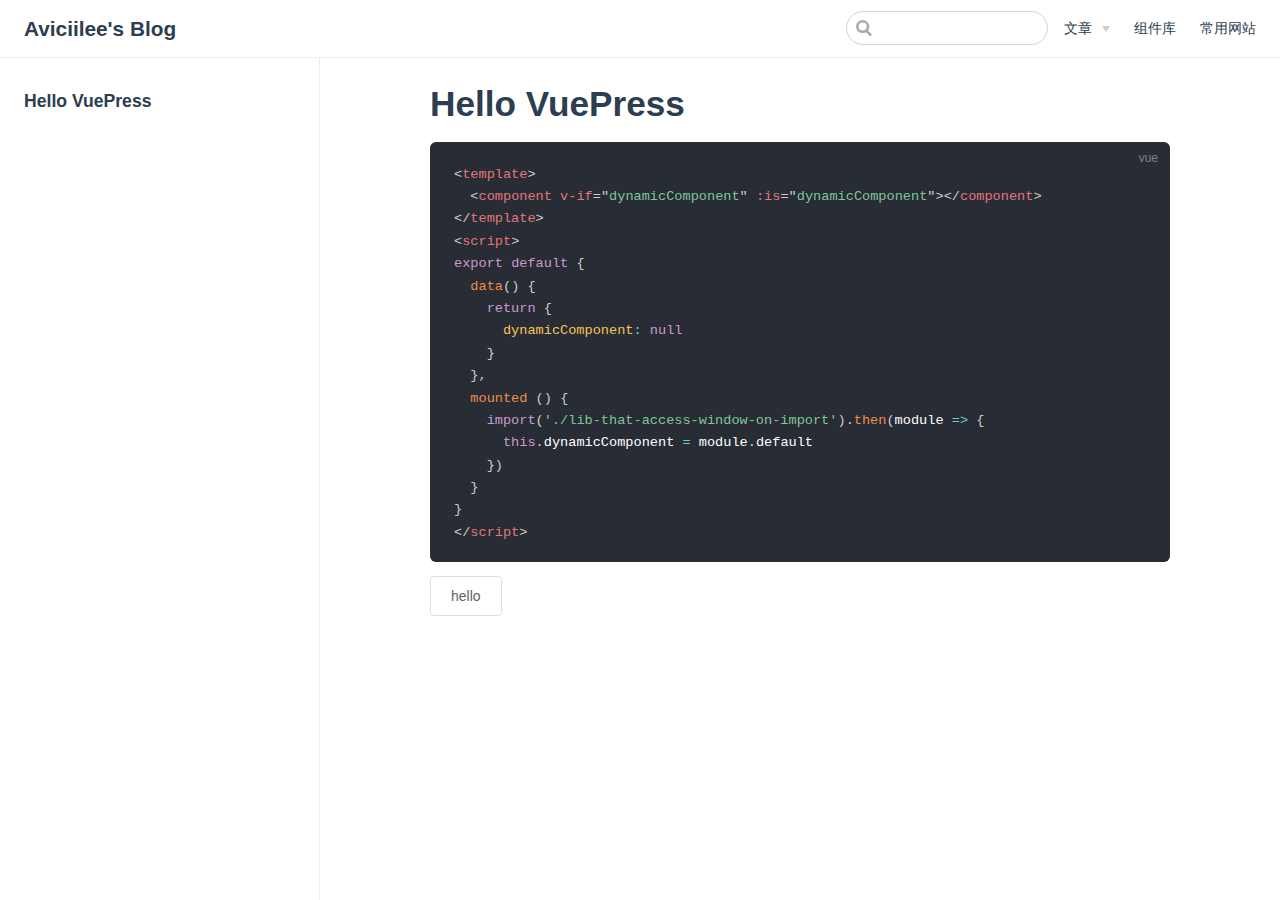
<file: index.html>
<!DOCTYPE html>
<html lang="en-US">
  <head>
    <meta charset="utf-8">
    <meta name="viewport" content="width=device-width,initial-scale=1">
    <title>Hello VuePress | Aviciilee&#39;s Blog</title>
    <meta name="generator" content="VuePress 1.9.5">
    
    <meta name="description" content="starter">
    
    <link rel="preload" href="/assets/css/0.styles.8b5f04cb.css" as="style"><link rel="preload" href="/assets/js/app.50700b7b.js" as="script"><link rel="preload" href="/assets/js/2.6874690d.js" as="script"><link rel="preload" href="/assets/js/7.dfe28662.js" as="script"><link rel="prefetch" href="/assets/js/10.c5832ade.js"><link rel="prefetch" href="/assets/js/11.d9ff2000.js"><link rel="prefetch" href="/assets/js/12.6df0f9dc.js"><link rel="prefetch" href="/assets/js/13.92e7bf01.js"><link rel="prefetch" href="/assets/js/14.b5f1bec6.js"><link rel="prefetch" href="/assets/js/15.b3f12469.js"><link rel="prefetch" href="/assets/js/16.1d9499f1.js"><link rel="prefetch" href="/assets/js/17.3919e19f.js"><link rel="prefetch" href="/assets/js/3.5e185254.js"><link rel="prefetch" href="/assets/js/4.2d4dcb67.js"><link rel="prefetch" href="/assets/js/5.863aa306.js"><link rel="prefetch" href="/assets/js/6.844d30c9.js"><link rel="prefetch" href="/assets/js/8.71f2ef26.js"><link rel="prefetch" href="/assets/js/9.d68c3288.js">
    <link rel="stylesheet" href="/assets/css/0.styles.8b5f04cb.css">
  </head>
  <body>
    <div id="app" data-server-rendered="true"><div class="theme-container"><header class="navbar"><div class="sidebar-button"><svg xmlns="http://www.w3.org/2000/svg" aria-hidden="true" role="img" viewBox="0 0 448 512" class="icon"><path fill="currentColor" d="M436 124H12c-6.627 0-12-5.373-12-12V80c0-6.627 5.373-12 12-12h424c6.627 0 12 5.373 12 12v32c0 6.627-5.373 12-12 12zm0 160H12c-6.627 0-12-5.373-12-12v-32c0-6.627 5.373-12 12-12h424c6.627 0 12 5.373 12 12v32c0 6.627-5.373 12-12 12zm0 160H12c-6.627 0-12-5.373-12-12v-32c0-6.627 5.373-12 12-12h424c6.627 0 12 5.373 12 12v32c0 6.627-5.373 12-12 12z"></path></svg></div> <a href="/" aria-current="page" class="home-link router-link-exact-active router-link-active"><!----> <span class="site-name">Aviciilee's Blog</span></a> <div class="links"><div class="search-box"><input aria-label="Search" autocomplete="off" spellcheck="false" value=""> <!----></div> <nav class="nav-links can-hide"><div class="nav-item"><div class="dropdown-wrapper"><button type="button" aria-label="文章" class="dropdown-title"><span class="title">文章</span> <span class="arrow down"></span></button> <button type="button" aria-label="文章" class="mobile-dropdown-title"><span class="title">文章</span> <span class="arrow right"></span></button> <ul class="nav-dropdown" style="display:none;"><li class="dropdown-item"><!----> <a href="/blog/正则表达式.html" class="nav-link">
  正则表达式
</a></li></ul></div></div><div class="nav-item"><a href="/components/" class="nav-link">
  组件库
</a></div><div class="nav-item"><a href="/links/" class="nav-link">
  常用网站
</a></div> <!----></nav></div></header> <div class="sidebar-mask"></div> <aside class="sidebar"><nav class="nav-links"><div class="nav-item"><div class="dropdown-wrapper"><button type="button" aria-label="文章" class="dropdown-title"><span class="title">文章</span> <span class="arrow down"></span></button> <button type="button" aria-label="文章" class="mobile-dropdown-title"><span class="title">文章</span> <span class="arrow right"></span></button> <ul class="nav-dropdown" style="display:none;"><li class="dropdown-item"><!----> <a href="/blog/正则表达式.html" class="nav-link">
  正则表达式
</a></li></ul></div></div><div class="nav-item"><a href="/components/" class="nav-link">
  组件库
</a></div><div class="nav-item"><a href="/links/" class="nav-link">
  常用网站
</a></div> <!----></nav>  <ul class="sidebar-links"><li><section class="sidebar-group depth-0"><p class="sidebar-heading open"><span>Hello VuePress</span> <!----></p> <!----></section></li></ul> </aside> <main class="page"> <div class="theme-default-content content__default"><h1 id="hello-vuepress"><a href="#hello-vuepress" class="header-anchor">#</a> Hello VuePress</h1> <div class="language-vue extra-class"><pre class="language-vue"><code><span class="token tag"><span class="token tag"><span class="token punctuation">&lt;</span>template</span><span class="token punctuation">&gt;</span></span>
  <span class="token tag"><span class="token tag"><span class="token punctuation">&lt;</span>component</span> <span class="token attr-name">v-if</span><span class="token attr-value"><span class="token punctuation attr-equals">=</span><span class="token punctuation">&quot;</span>dynamicComponent<span class="token punctuation">&quot;</span></span> <span class="token attr-name">:is</span><span class="token attr-value"><span class="token punctuation attr-equals">=</span><span class="token punctuation">&quot;</span>dynamicComponent<span class="token punctuation">&quot;</span></span><span class="token punctuation">&gt;</span></span><span class="token tag"><span class="token tag"><span class="token punctuation">&lt;/</span>component</span><span class="token punctuation">&gt;</span></span>
<span class="token tag"><span class="token tag"><span class="token punctuation">&lt;/</span>template</span><span class="token punctuation">&gt;</span></span>
<span class="token tag"><span class="token tag"><span class="token punctuation">&lt;</span>script</span><span class="token punctuation">&gt;</span></span><span class="token script"><span class="token language-javascript">
<span class="token keyword">export</span> <span class="token keyword">default</span> <span class="token punctuation">{</span>
  <span class="token function">data</span><span class="token punctuation">(</span><span class="token punctuation">)</span> <span class="token punctuation">{</span>
    <span class="token keyword">return</span> <span class="token punctuation">{</span>
      <span class="token literal-property property">dynamicComponent</span><span class="token operator">:</span> <span class="token keyword">null</span>
    <span class="token punctuation">}</span>
  <span class="token punctuation">}</span><span class="token punctuation">,</span>
  <span class="token function">mounted</span> <span class="token punctuation">(</span><span class="token punctuation">)</span> <span class="token punctuation">{</span>
    <span class="token keyword">import</span><span class="token punctuation">(</span><span class="token string">'./lib-that-access-window-on-import'</span><span class="token punctuation">)</span><span class="token punctuation">.</span><span class="token function">then</span><span class="token punctuation">(</span><span class="token parameter">module</span> <span class="token operator">=&gt;</span> <span class="token punctuation">{</span>
      <span class="token keyword">this</span><span class="token punctuation">.</span>dynamicComponent <span class="token operator">=</span> module<span class="token punctuation">.</span>default
    <span class="token punctuation">}</span><span class="token punctuation">)</span>
  <span class="token punctuation">}</span>
<span class="token punctuation">}</span>
</span></span><span class="token tag"><span class="token tag"><span class="token punctuation">&lt;/</span>script</span><span class="token punctuation">&gt;</span></span>
</code></pre></div><button type="button" class="el-button el-button--default"><!----><!----><span>hello</span></button></div> <footer class="page-edit"><!----> <!----></footer> <!----> </main></div><div class="global-ui"></div></div>
    <script src="/assets/js/app.50700b7b.js" defer></script><script src="/assets/js/2.6874690d.js" defer></script><script src="/assets/js/7.dfe28662.js" defer></script>
  </body>
</html>
</file>
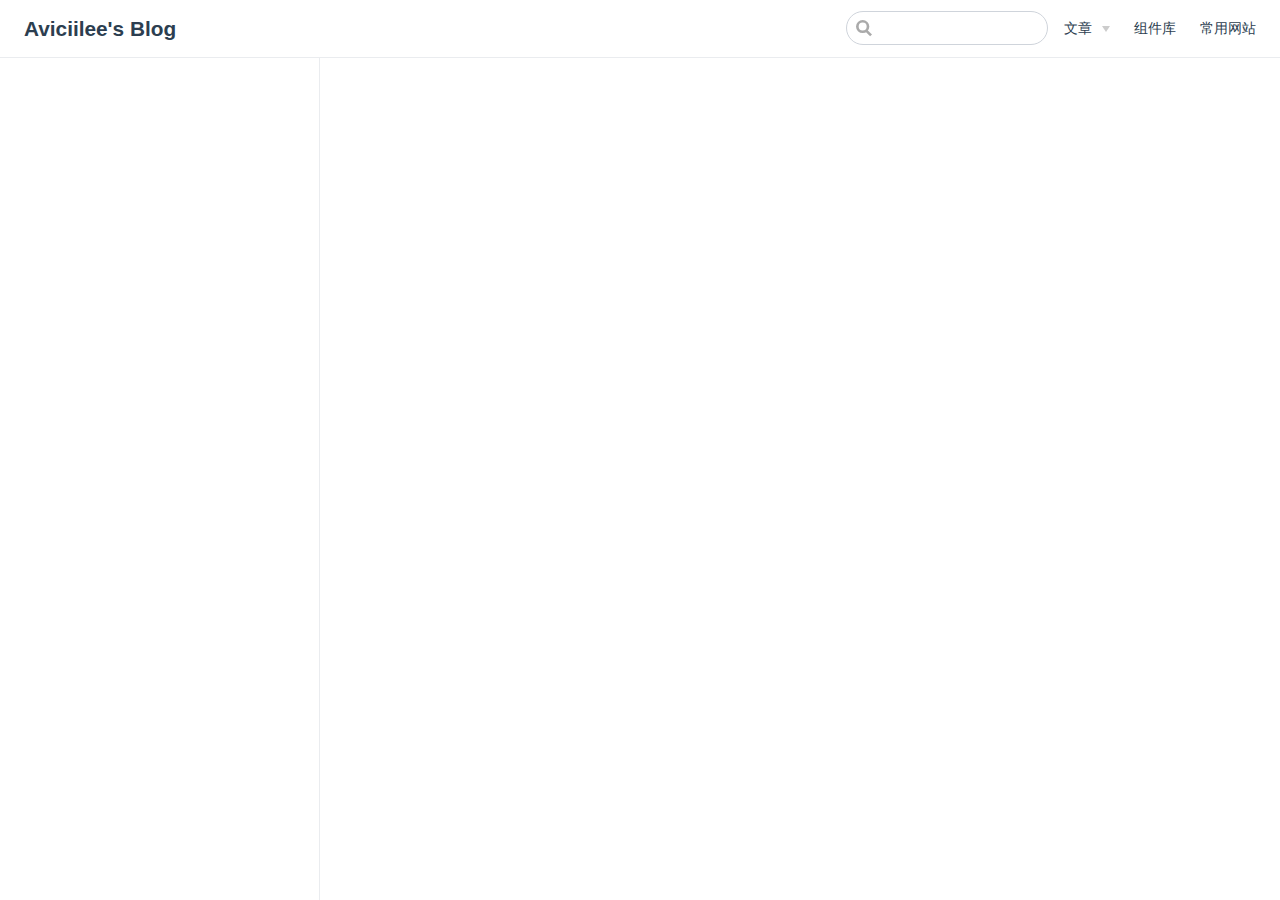
<file: blog/index.html>
<!DOCTYPE html>
<html lang="en-US">
  <head>
    <meta charset="utf-8">
    <meta name="viewport" content="width=device-width,initial-scale=1">
    <title>Aviciilee&#39;s Blog</title>
    <meta name="generator" content="VuePress 1.9.5">
    
    <meta name="description" content="starter">
    
    <link rel="preload" href="/assets/css/0.styles.8b5f04cb.css" as="style"><link rel="preload" href="/assets/js/app.50700b7b.js" as="script"><link rel="preload" href="/assets/js/2.6874690d.js" as="script"><link rel="preload" href="/assets/js/9.d68c3288.js" as="script"><link rel="prefetch" href="/assets/js/10.c5832ade.js"><link rel="prefetch" href="/assets/js/11.d9ff2000.js"><link rel="prefetch" href="/assets/js/12.6df0f9dc.js"><link rel="prefetch" href="/assets/js/13.92e7bf01.js"><link rel="prefetch" href="/assets/js/14.b5f1bec6.js"><link rel="prefetch" href="/assets/js/15.b3f12469.js"><link rel="prefetch" href="/assets/js/16.1d9499f1.js"><link rel="prefetch" href="/assets/js/17.3919e19f.js"><link rel="prefetch" href="/assets/js/3.5e185254.js"><link rel="prefetch" href="/assets/js/4.2d4dcb67.js"><link rel="prefetch" href="/assets/js/5.863aa306.js"><link rel="prefetch" href="/assets/js/6.844d30c9.js"><link rel="prefetch" href="/assets/js/7.dfe28662.js"><link rel="prefetch" href="/assets/js/8.71f2ef26.js">
    <link rel="stylesheet" href="/assets/css/0.styles.8b5f04cb.css">
  </head>
  <body>
    <div id="app" data-server-rendered="true"><div class="theme-container"><header class="navbar"><div class="sidebar-button"><svg xmlns="http://www.w3.org/2000/svg" aria-hidden="true" role="img" viewBox="0 0 448 512" class="icon"><path fill="currentColor" d="M436 124H12c-6.627 0-12-5.373-12-12V80c0-6.627 5.373-12 12-12h424c6.627 0 12 5.373 12 12v32c0 6.627-5.373 12-12 12zm0 160H12c-6.627 0-12-5.373-12-12v-32c0-6.627 5.373-12 12-12h424c6.627 0 12 5.373 12 12v32c0 6.627-5.373 12-12 12zm0 160H12c-6.627 0-12-5.373-12-12v-32c0-6.627 5.373-12 12-12h424c6.627 0 12 5.373 12 12v32c0 6.627-5.373 12-12 12z"></path></svg></div> <a href="/" class="home-link router-link-active"><!----> <span class="site-name">Aviciilee's Blog</span></a> <div class="links"><div class="search-box"><input aria-label="Search" autocomplete="off" spellcheck="false" value=""> <!----></div> <nav class="nav-links can-hide"><div class="nav-item"><div class="dropdown-wrapper"><button type="button" aria-label="文章" class="dropdown-title"><span class="title">文章</span> <span class="arrow down"></span></button> <button type="button" aria-label="文章" class="mobile-dropdown-title"><span class="title">文章</span> <span class="arrow right"></span></button> <ul class="nav-dropdown" style="display:none;"><li class="dropdown-item"><!----> <a href="/blog/正则表达式.html" class="nav-link">
  正则表达式
</a></li></ul></div></div><div class="nav-item"><a href="/components/" class="nav-link">
  组件库
</a></div><div class="nav-item"><a href="/links/" class="nav-link">
  常用网站
</a></div> <!----></nav></div></header> <div class="sidebar-mask"></div> <aside class="sidebar"><nav class="nav-links"><div class="nav-item"><div class="dropdown-wrapper"><button type="button" aria-label="文章" class="dropdown-title"><span class="title">文章</span> <span class="arrow down"></span></button> <button type="button" aria-label="文章" class="mobile-dropdown-title"><span class="title">文章</span> <span class="arrow right"></span></button> <ul class="nav-dropdown" style="display:none;"><li class="dropdown-item"><!----> <a href="/blog/正则表达式.html" class="nav-link">
  正则表达式
</a></li></ul></div></div><div class="nav-item"><a href="/components/" class="nav-link">
  组件库
</a></div><div class="nav-item"><a href="/links/" class="nav-link">
  常用网站
</a></div> <!----></nav>  <ul class="sidebar-links"><li><section class="sidebar-group depth-0"><p class="sidebar-heading open"><span></span> <!----></p> <!----></section></li></ul> </aside> <main class="page"> <div class="theme-default-content content__default"></div> <footer class="page-edit"><!----> <!----></footer> <!----> </main></div><div class="global-ui"></div></div>
    <script src="/assets/js/app.50700b7b.js" defer></script><script src="/assets/js/2.6874690d.js" defer></script><script src="/assets/js/9.d68c3288.js" defer></script>
  </body>
</html>
</file>
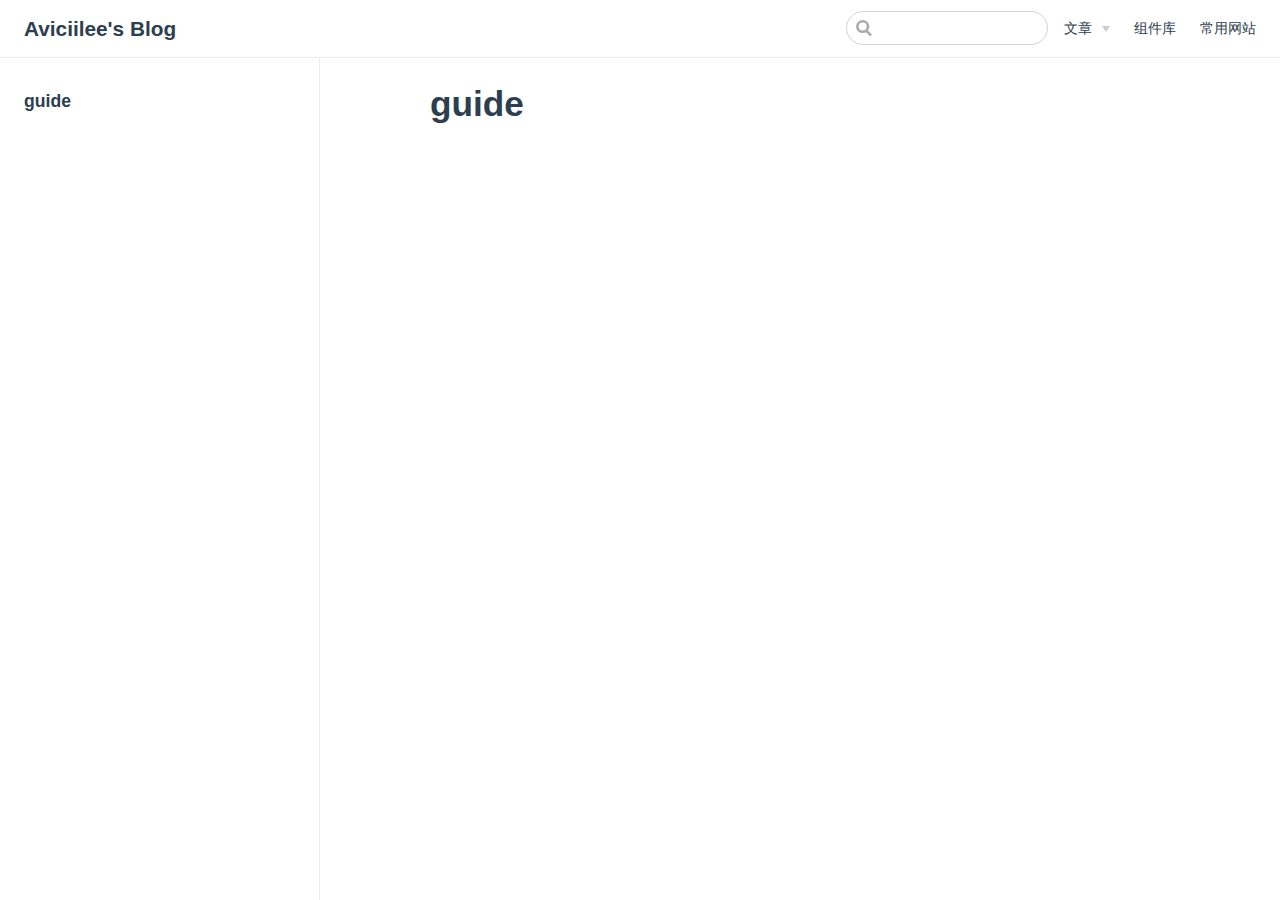
<file: guide/index.html>
<!DOCTYPE html>
<html lang="en-US">
  <head>
    <meta charset="utf-8">
    <meta name="viewport" content="width=device-width,initial-scale=1">
    <title>guide | Aviciilee&#39;s Blog</title>
    <meta name="generator" content="VuePress 1.9.5">
    
    <meta name="description" content="starter">
    
    <link rel="preload" href="/assets/css/0.styles.8b5f04cb.css" as="style"><link rel="preload" href="/assets/js/app.50700b7b.js" as="script"><link rel="preload" href="/assets/js/2.6874690d.js" as="script"><link rel="preload" href="/assets/js/16.1d9499f1.js" as="script"><link rel="prefetch" href="/assets/js/10.c5832ade.js"><link rel="prefetch" href="/assets/js/11.d9ff2000.js"><link rel="prefetch" href="/assets/js/12.6df0f9dc.js"><link rel="prefetch" href="/assets/js/13.92e7bf01.js"><link rel="prefetch" href="/assets/js/14.b5f1bec6.js"><link rel="prefetch" href="/assets/js/15.b3f12469.js"><link rel="prefetch" href="/assets/js/17.3919e19f.js"><link rel="prefetch" href="/assets/js/3.5e185254.js"><link rel="prefetch" href="/assets/js/4.2d4dcb67.js"><link rel="prefetch" href="/assets/js/5.863aa306.js"><link rel="prefetch" href="/assets/js/6.844d30c9.js"><link rel="prefetch" href="/assets/js/7.dfe28662.js"><link rel="prefetch" href="/assets/js/8.71f2ef26.js"><link rel="prefetch" href="/assets/js/9.d68c3288.js">
    <link rel="stylesheet" href="/assets/css/0.styles.8b5f04cb.css">
  </head>
  <body>
    <div id="app" data-server-rendered="true"><div class="theme-container"><header class="navbar"><div class="sidebar-button"><svg xmlns="http://www.w3.org/2000/svg" aria-hidden="true" role="img" viewBox="0 0 448 512" class="icon"><path fill="currentColor" d="M436 124H12c-6.627 0-12-5.373-12-12V80c0-6.627 5.373-12 12-12h424c6.627 0 12 5.373 12 12v32c0 6.627-5.373 12-12 12zm0 160H12c-6.627 0-12-5.373-12-12v-32c0-6.627 5.373-12 12-12h424c6.627 0 12 5.373 12 12v32c0 6.627-5.373 12-12 12zm0 160H12c-6.627 0-12-5.373-12-12v-32c0-6.627 5.373-12 12-12h424c6.627 0 12 5.373 12 12v32c0 6.627-5.373 12-12 12z"></path></svg></div> <a href="/" class="home-link router-link-active"><!----> <span class="site-name">Aviciilee's Blog</span></a> <div class="links"><div class="search-box"><input aria-label="Search" autocomplete="off" spellcheck="false" value=""> <!----></div> <nav class="nav-links can-hide"><div class="nav-item"><div class="dropdown-wrapper"><button type="button" aria-label="文章" class="dropdown-title"><span class="title">文章</span> <span class="arrow down"></span></button> <button type="button" aria-label="文章" class="mobile-dropdown-title"><span class="title">文章</span> <span class="arrow right"></span></button> <ul class="nav-dropdown" style="display:none;"><li class="dropdown-item"><!----> <a href="/blog/正则表达式.html" class="nav-link">
  正则表达式
</a></li></ul></div></div><div class="nav-item"><a href="/components/" class="nav-link">
  组件库
</a></div><div class="nav-item"><a href="/links/" class="nav-link">
  常用网站
</a></div> <!----></nav></div></header> <div class="sidebar-mask"></div> <aside class="sidebar"><nav class="nav-links"><div class="nav-item"><div class="dropdown-wrapper"><button type="button" aria-label="文章" class="dropdown-title"><span class="title">文章</span> <span class="arrow down"></span></button> <button type="button" aria-label="文章" class="mobile-dropdown-title"><span class="title">文章</span> <span class="arrow right"></span></button> <ul class="nav-dropdown" style="display:none;"><li class="dropdown-item"><!----> <a href="/blog/正则表达式.html" class="nav-link">
  正则表达式
</a></li></ul></div></div><div class="nav-item"><a href="/components/" class="nav-link">
  组件库
</a></div><div class="nav-item"><a href="/links/" class="nav-link">
  常用网站
</a></div> <!----></nav>  <ul class="sidebar-links"><li><section class="sidebar-group depth-0"><p class="sidebar-heading open"><span>guide</span> <!----></p> <!----></section></li></ul> </aside> <main class="page"> <div class="theme-default-content content__default"><h1 id="guide"><a href="#guide" class="header-anchor">#</a> guide</h1></div> <footer class="page-edit"><!----> <!----></footer> <!----> </main></div><div class="global-ui"></div></div>
    <script src="/assets/js/app.50700b7b.js" defer></script><script src="/assets/js/2.6874690d.js" defer></script><script src="/assets/js/16.1d9499f1.js" defer></script>
  </body>
</html>
</file>
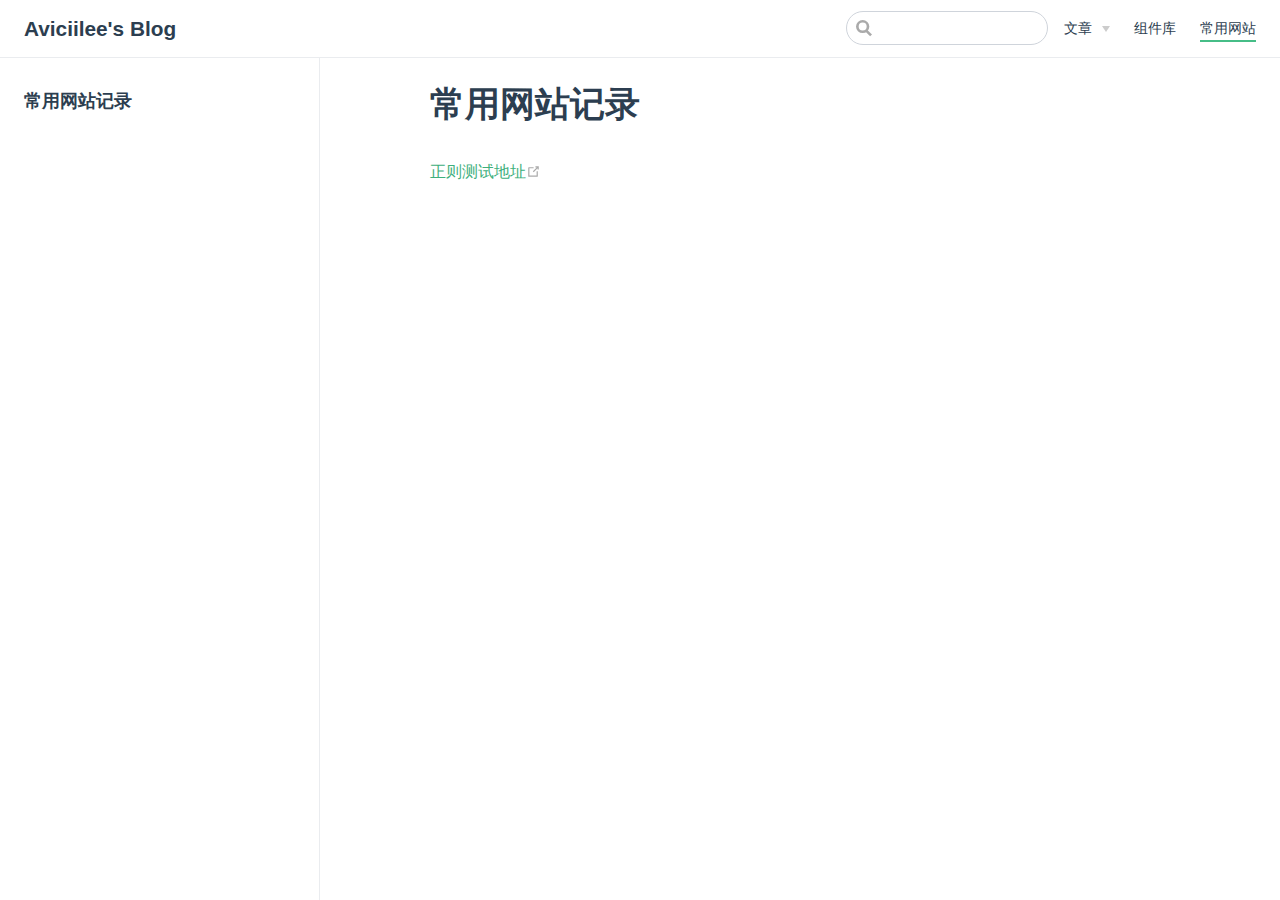
<file: links/index.html>
<!DOCTYPE html>
<html lang="en-US">
  <head>
    <meta charset="utf-8">
    <meta name="viewport" content="width=device-width,initial-scale=1">
    <title>常用网站记录 | Aviciilee&#39;s Blog</title>
    <meta name="generator" content="VuePress 1.9.5">
    
    <meta name="description" content="starter">
    
    <link rel="preload" href="/assets/css/0.styles.8b5f04cb.css" as="style"><link rel="preload" href="/assets/js/app.50700b7b.js" as="script"><link rel="preload" href="/assets/js/2.6874690d.js" as="script"><link rel="preload" href="/assets/js/17.3919e19f.js" as="script"><link rel="prefetch" href="/assets/js/10.c5832ade.js"><link rel="prefetch" href="/assets/js/11.d9ff2000.js"><link rel="prefetch" href="/assets/js/12.6df0f9dc.js"><link rel="prefetch" href="/assets/js/13.92e7bf01.js"><link rel="prefetch" href="/assets/js/14.b5f1bec6.js"><link rel="prefetch" href="/assets/js/15.b3f12469.js"><link rel="prefetch" href="/assets/js/16.1d9499f1.js"><link rel="prefetch" href="/assets/js/3.5e185254.js"><link rel="prefetch" href="/assets/js/4.2d4dcb67.js"><link rel="prefetch" href="/assets/js/5.863aa306.js"><link rel="prefetch" href="/assets/js/6.844d30c9.js"><link rel="prefetch" href="/assets/js/7.dfe28662.js"><link rel="prefetch" href="/assets/js/8.71f2ef26.js"><link rel="prefetch" href="/assets/js/9.d68c3288.js">
    <link rel="stylesheet" href="/assets/css/0.styles.8b5f04cb.css">
  </head>
  <body>
    <div id="app" data-server-rendered="true"><div class="theme-container"><header class="navbar"><div class="sidebar-button"><svg xmlns="http://www.w3.org/2000/svg" aria-hidden="true" role="img" viewBox="0 0 448 512" class="icon"><path fill="currentColor" d="M436 124H12c-6.627 0-12-5.373-12-12V80c0-6.627 5.373-12 12-12h424c6.627 0 12 5.373 12 12v32c0 6.627-5.373 12-12 12zm0 160H12c-6.627 0-12-5.373-12-12v-32c0-6.627 5.373-12 12-12h424c6.627 0 12 5.373 12 12v32c0 6.627-5.373 12-12 12zm0 160H12c-6.627 0-12-5.373-12-12v-32c0-6.627 5.373-12 12-12h424c6.627 0 12 5.373 12 12v32c0 6.627-5.373 12-12 12z"></path></svg></div> <a href="/" class="home-link router-link-active"><!----> <span class="site-name">Aviciilee's Blog</span></a> <div class="links"><div class="search-box"><input aria-label="Search" autocomplete="off" spellcheck="false" value=""> <!----></div> <nav class="nav-links can-hide"><div class="nav-item"><div class="dropdown-wrapper"><button type="button" aria-label="文章" class="dropdown-title"><span class="title">文章</span> <span class="arrow down"></span></button> <button type="button" aria-label="文章" class="mobile-dropdown-title"><span class="title">文章</span> <span class="arrow right"></span></button> <ul class="nav-dropdown" style="display:none;"><li class="dropdown-item"><!----> <a href="/blog/正则表达式.html" class="nav-link">
  正则表达式
</a></li></ul></div></div><div class="nav-item"><a href="/components/" class="nav-link">
  组件库
</a></div><div class="nav-item"><a href="/links/" aria-current="page" class="nav-link router-link-exact-active router-link-active">
  常用网站
</a></div> <!----></nav></div></header> <div class="sidebar-mask"></div> <aside class="sidebar"><nav class="nav-links"><div class="nav-item"><div class="dropdown-wrapper"><button type="button" aria-label="文章" class="dropdown-title"><span class="title">文章</span> <span class="arrow down"></span></button> <button type="button" aria-label="文章" class="mobile-dropdown-title"><span class="title">文章</span> <span class="arrow right"></span></button> <ul class="nav-dropdown" style="display:none;"><li class="dropdown-item"><!----> <a href="/blog/正则表达式.html" class="nav-link">
  正则表达式
</a></li></ul></div></div><div class="nav-item"><a href="/components/" class="nav-link">
  组件库
</a></div><div class="nav-item"><a href="/links/" aria-current="page" class="nav-link router-link-exact-active router-link-active">
  常用网站
</a></div> <!----></nav>  <ul class="sidebar-links"><li><section class="sidebar-group depth-0"><p class="sidebar-heading open"><span>常用网站记录</span> <!----></p> <!----></section></li></ul> </aside> <main class="page"> <div class="theme-default-content content__default"><h1 id="常用网站记录"><a href="#常用网站记录" class="header-anchor">#</a> 常用网站记录</h1> <p><a href="https://regex101.com/r/PnzZ4k/1" title="测试地址" target="_blank" rel="noopener noreferrer">正则测试地址<span><svg xmlns="http://www.w3.org/2000/svg" aria-hidden="true" focusable="false" x="0px" y="0px" viewBox="0 0 100 100" width="15" height="15" class="icon outbound"><path fill="currentColor" d="M18.8,85.1h56l0,0c2.2,0,4-1.8,4-4v-32h-8v28h-48v-48h28v-8h-32l0,0c-2.2,0-4,1.8-4,4v56C14.8,83.3,16.6,85.1,18.8,85.1z"></path> <polygon fill="currentColor" points="45.7,48.7 51.3,54.3 77.2,28.5 77.2,37.2 85.2,37.2 85.2,14.9 62.8,14.9 62.8,22.9 71.5,22.9"></polygon></svg> <span class="sr-only">(opens new window)</span></span></a></p></div> <footer class="page-edit"><!----> <!----></footer> <!----> </main></div><div class="global-ui"></div></div>
    <script src="/assets/js/app.50700b7b.js" defer></script><script src="/assets/js/2.6874690d.js" defer></script><script src="/assets/js/17.3919e19f.js" defer></script>
  </body>
</html>
</file>
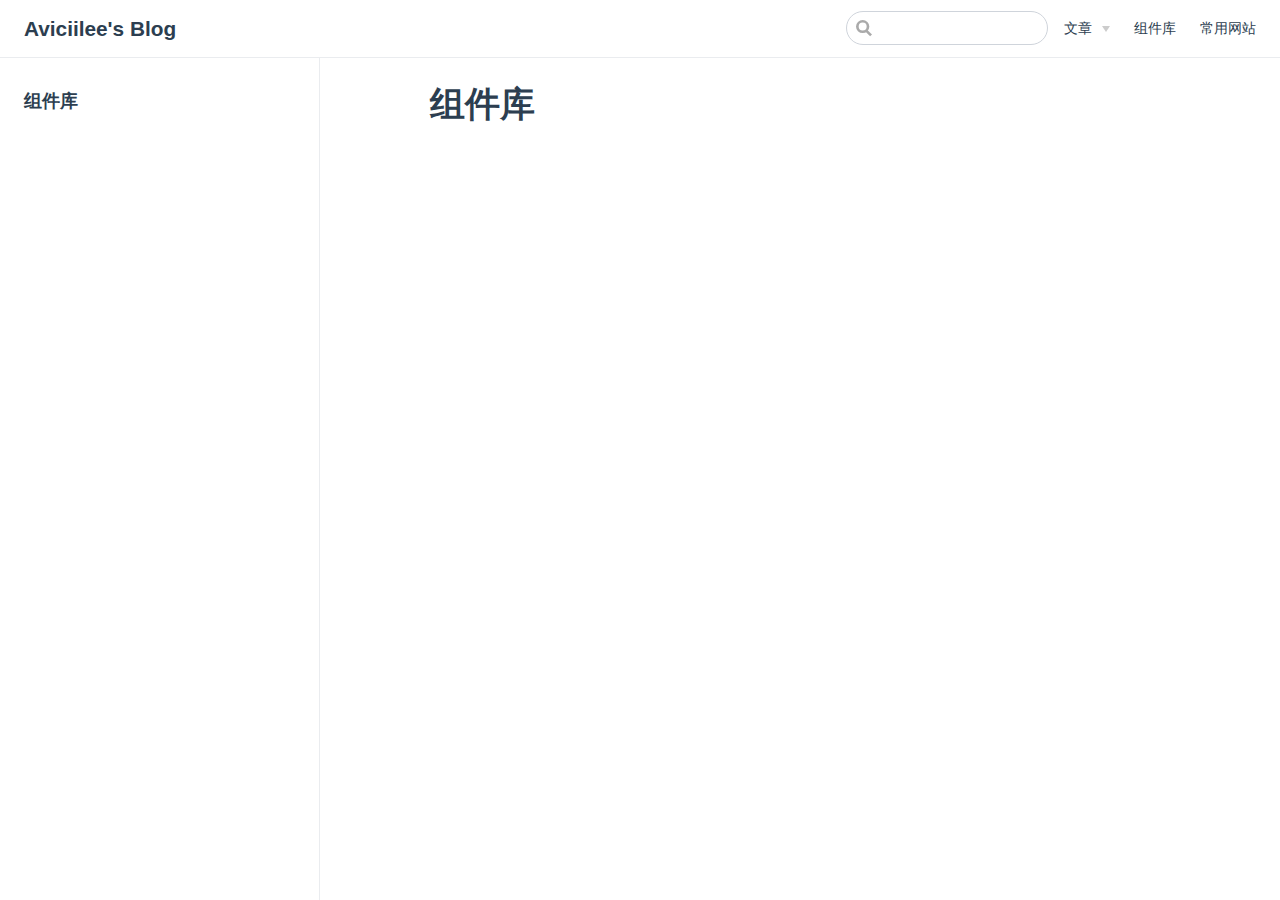
<file: components.html>
<!DOCTYPE html>
<html lang="en-US">
  <head>
    <meta charset="utf-8">
    <meta name="viewport" content="width=device-width,initial-scale=1">
    <title>组件库 | Aviciilee&#39;s Blog</title>
    <meta name="generator" content="VuePress 1.9.5">
    
    <meta name="description" content="starter">
    
    <link rel="preload" href="/assets/css/0.styles.8b5f04cb.css" as="style"><link rel="preload" href="/assets/js/app.50700b7b.js" as="script"><link rel="preload" href="/assets/js/2.6874690d.js" as="script"><link rel="preload" href="/assets/js/15.b3f12469.js" as="script"><link rel="prefetch" href="/assets/js/10.c5832ade.js"><link rel="prefetch" href="/assets/js/11.d9ff2000.js"><link rel="prefetch" href="/assets/js/12.6df0f9dc.js"><link rel="prefetch" href="/assets/js/13.92e7bf01.js"><link rel="prefetch" href="/assets/js/14.b5f1bec6.js"><link rel="prefetch" href="/assets/js/16.1d9499f1.js"><link rel="prefetch" href="/assets/js/17.3919e19f.js"><link rel="prefetch" href="/assets/js/3.5e185254.js"><link rel="prefetch" href="/assets/js/4.2d4dcb67.js"><link rel="prefetch" href="/assets/js/5.863aa306.js"><link rel="prefetch" href="/assets/js/6.844d30c9.js"><link rel="prefetch" href="/assets/js/7.dfe28662.js"><link rel="prefetch" href="/assets/js/8.71f2ef26.js"><link rel="prefetch" href="/assets/js/9.d68c3288.js">
    <link rel="stylesheet" href="/assets/css/0.styles.8b5f04cb.css">
  </head>
  <body>
    <div id="app" data-server-rendered="true"><div class="theme-container"><header class="navbar"><div class="sidebar-button"><svg xmlns="http://www.w3.org/2000/svg" aria-hidden="true" role="img" viewBox="0 0 448 512" class="icon"><path fill="currentColor" d="M436 124H12c-6.627 0-12-5.373-12-12V80c0-6.627 5.373-12 12-12h424c6.627 0 12 5.373 12 12v32c0 6.627-5.373 12-12 12zm0 160H12c-6.627 0-12-5.373-12-12v-32c0-6.627 5.373-12 12-12h424c6.627 0 12 5.373 12 12v32c0 6.627-5.373 12-12 12zm0 160H12c-6.627 0-12-5.373-12-12v-32c0-6.627 5.373-12 12-12h424c6.627 0 12 5.373 12 12v32c0 6.627-5.373 12-12 12z"></path></svg></div> <a href="/" class="home-link router-link-active"><!----> <span class="site-name">Aviciilee's Blog</span></a> <div class="links"><div class="search-box"><input aria-label="Search" autocomplete="off" spellcheck="false" value=""> <!----></div> <nav class="nav-links can-hide"><div class="nav-item"><div class="dropdown-wrapper"><button type="button" aria-label="文章" class="dropdown-title"><span class="title">文章</span> <span class="arrow down"></span></button> <button type="button" aria-label="文章" class="mobile-dropdown-title"><span class="title">文章</span> <span class="arrow right"></span></button> <ul class="nav-dropdown" style="display:none;"><li class="dropdown-item"><!----> <a href="/blog/正则表达式.html" class="nav-link">
  正则表达式
</a></li></ul></div></div><div class="nav-item"><a href="/components/" class="nav-link">
  组件库
</a></div><div class="nav-item"><a href="/links/" class="nav-link">
  常用网站
</a></div> <!----></nav></div></header> <div class="sidebar-mask"></div> <aside class="sidebar"><nav class="nav-links"><div class="nav-item"><div class="dropdown-wrapper"><button type="button" aria-label="文章" class="dropdown-title"><span class="title">文章</span> <span class="arrow down"></span></button> <button type="button" aria-label="文章" class="mobile-dropdown-title"><span class="title">文章</span> <span class="arrow right"></span></button> <ul class="nav-dropdown" style="display:none;"><li class="dropdown-item"><!----> <a href="/blog/正则表达式.html" class="nav-link">
  正则表达式
</a></li></ul></div></div><div class="nav-item"><a href="/components/" class="nav-link">
  组件库
</a></div><div class="nav-item"><a href="/links/" class="nav-link">
  常用网站
</a></div> <!----></nav>  <ul class="sidebar-links"><li><section class="sidebar-group depth-0"><p class="sidebar-heading open"><span>组件库</span> <!----></p> <!----></section></li></ul> </aside> <main class="page"> <div class="theme-default-content content__default"><h1 id="组件库"><a href="#组件库" class="header-anchor">#</a> 组件库</h1></div> <footer class="page-edit"><!----> <!----></footer> <!----> </main></div><div class="global-ui"></div></div>
    <script src="/assets/js/app.50700b7b.js" defer></script><script src="/assets/js/2.6874690d.js" defer></script><script src="/assets/js/15.b3f12469.js" defer></script>
  </body>
</html>
</file>
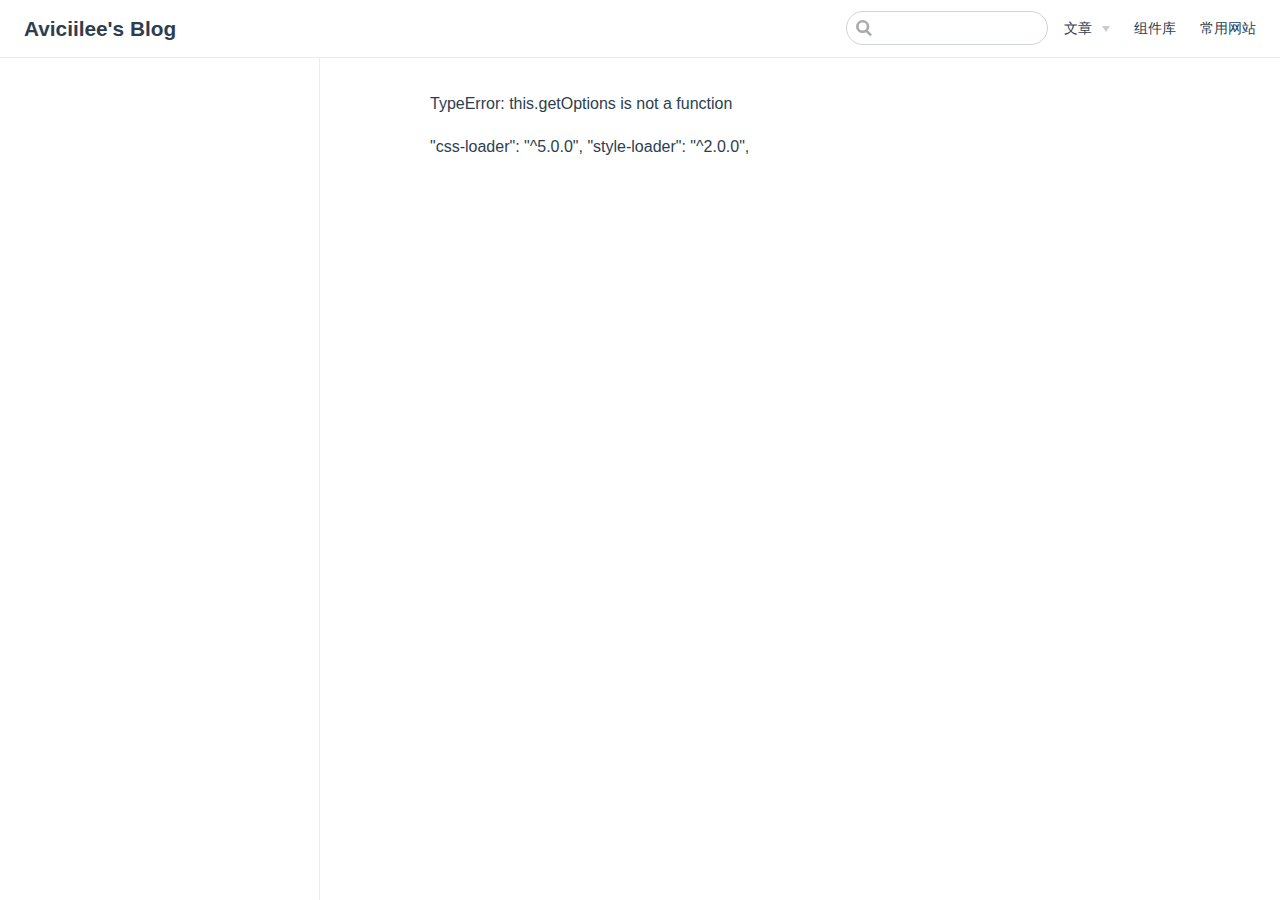
<file: blog/css-loader问题.html>
<!DOCTYPE html>
<html lang="en-US">
  <head>
    <meta charset="utf-8">
    <meta name="viewport" content="width=device-width,initial-scale=1">
    <title>Aviciilee&#39;s Blog</title>
    <meta name="generator" content="VuePress 1.9.5">
    
    <meta name="description" content="starter">
    
    <link rel="preload" href="/assets/css/0.styles.8b5f04cb.css" as="style"><link rel="preload" href="/assets/js/app.50700b7b.js" as="script"><link rel="preload" href="/assets/js/2.6874690d.js" as="script"><link rel="preload" href="/assets/js/10.c5832ade.js" as="script"><link rel="prefetch" href="/assets/js/11.d9ff2000.js"><link rel="prefetch" href="/assets/js/12.6df0f9dc.js"><link rel="prefetch" href="/assets/js/13.92e7bf01.js"><link rel="prefetch" href="/assets/js/14.b5f1bec6.js"><link rel="prefetch" href="/assets/js/15.b3f12469.js"><link rel="prefetch" href="/assets/js/16.1d9499f1.js"><link rel="prefetch" href="/assets/js/17.3919e19f.js"><link rel="prefetch" href="/assets/js/3.5e185254.js"><link rel="prefetch" href="/assets/js/4.2d4dcb67.js"><link rel="prefetch" href="/assets/js/5.863aa306.js"><link rel="prefetch" href="/assets/js/6.844d30c9.js"><link rel="prefetch" href="/assets/js/7.dfe28662.js"><link rel="prefetch" href="/assets/js/8.71f2ef26.js"><link rel="prefetch" href="/assets/js/9.d68c3288.js">
    <link rel="stylesheet" href="/assets/css/0.styles.8b5f04cb.css">
  </head>
  <body>
    <div id="app" data-server-rendered="true"><div class="theme-container"><header class="navbar"><div class="sidebar-button"><svg xmlns="http://www.w3.org/2000/svg" aria-hidden="true" role="img" viewBox="0 0 448 512" class="icon"><path fill="currentColor" d="M436 124H12c-6.627 0-12-5.373-12-12V80c0-6.627 5.373-12 12-12h424c6.627 0 12 5.373 12 12v32c0 6.627-5.373 12-12 12zm0 160H12c-6.627 0-12-5.373-12-12v-32c0-6.627 5.373-12 12-12h424c6.627 0 12 5.373 12 12v32c0 6.627-5.373 12-12 12zm0 160H12c-6.627 0-12-5.373-12-12v-32c0-6.627 5.373-12 12-12h424c6.627 0 12 5.373 12 12v32c0 6.627-5.373 12-12 12z"></path></svg></div> <a href="/" class="home-link router-link-active"><!----> <span class="site-name">Aviciilee's Blog</span></a> <div class="links"><div class="search-box"><input aria-label="Search" autocomplete="off" spellcheck="false" value=""> <!----></div> <nav class="nav-links can-hide"><div class="nav-item"><div class="dropdown-wrapper"><button type="button" aria-label="文章" class="dropdown-title"><span class="title">文章</span> <span class="arrow down"></span></button> <button type="button" aria-label="文章" class="mobile-dropdown-title"><span class="title">文章</span> <span class="arrow right"></span></button> <ul class="nav-dropdown" style="display:none;"><li class="dropdown-item"><!----> <a href="/blog/正则表达式.html" class="nav-link">
  正则表达式
</a></li></ul></div></div><div class="nav-item"><a href="/components/" class="nav-link">
  组件库
</a></div><div class="nav-item"><a href="/links/" class="nav-link">
  常用网站
</a></div> <!----></nav></div></header> <div class="sidebar-mask"></div> <aside class="sidebar"><nav class="nav-links"><div class="nav-item"><div class="dropdown-wrapper"><button type="button" aria-label="文章" class="dropdown-title"><span class="title">文章</span> <span class="arrow down"></span></button> <button type="button" aria-label="文章" class="mobile-dropdown-title"><span class="title">文章</span> <span class="arrow right"></span></button> <ul class="nav-dropdown" style="display:none;"><li class="dropdown-item"><!----> <a href="/blog/正则表达式.html" class="nav-link">
  正则表达式
</a></li></ul></div></div><div class="nav-item"><a href="/components/" class="nav-link">
  组件库
</a></div><div class="nav-item"><a href="/links/" class="nav-link">
  常用网站
</a></div> <!----></nav>  <ul class="sidebar-links"><li><section class="sidebar-group depth-0"><p class="sidebar-heading open"><span></span> <!----></p> <!----></section></li></ul> </aside> <main class="page"> <div class="theme-default-content content__default"><p>TypeError: this.getOptions is not a function</p> <p>&quot;css-loader&quot;: &quot;^5.0.0&quot;,
&quot;style-loader&quot;: &quot;^2.0.0&quot;,</p></div> <footer class="page-edit"><!----> <!----></footer> <!----> </main></div><div class="global-ui"></div></div>
    <script src="/assets/js/app.50700b7b.js" defer></script><script src="/assets/js/2.6874690d.js" defer></script><script src="/assets/js/10.c5832ade.js" defer></script>
  </body>
</html>
</file>
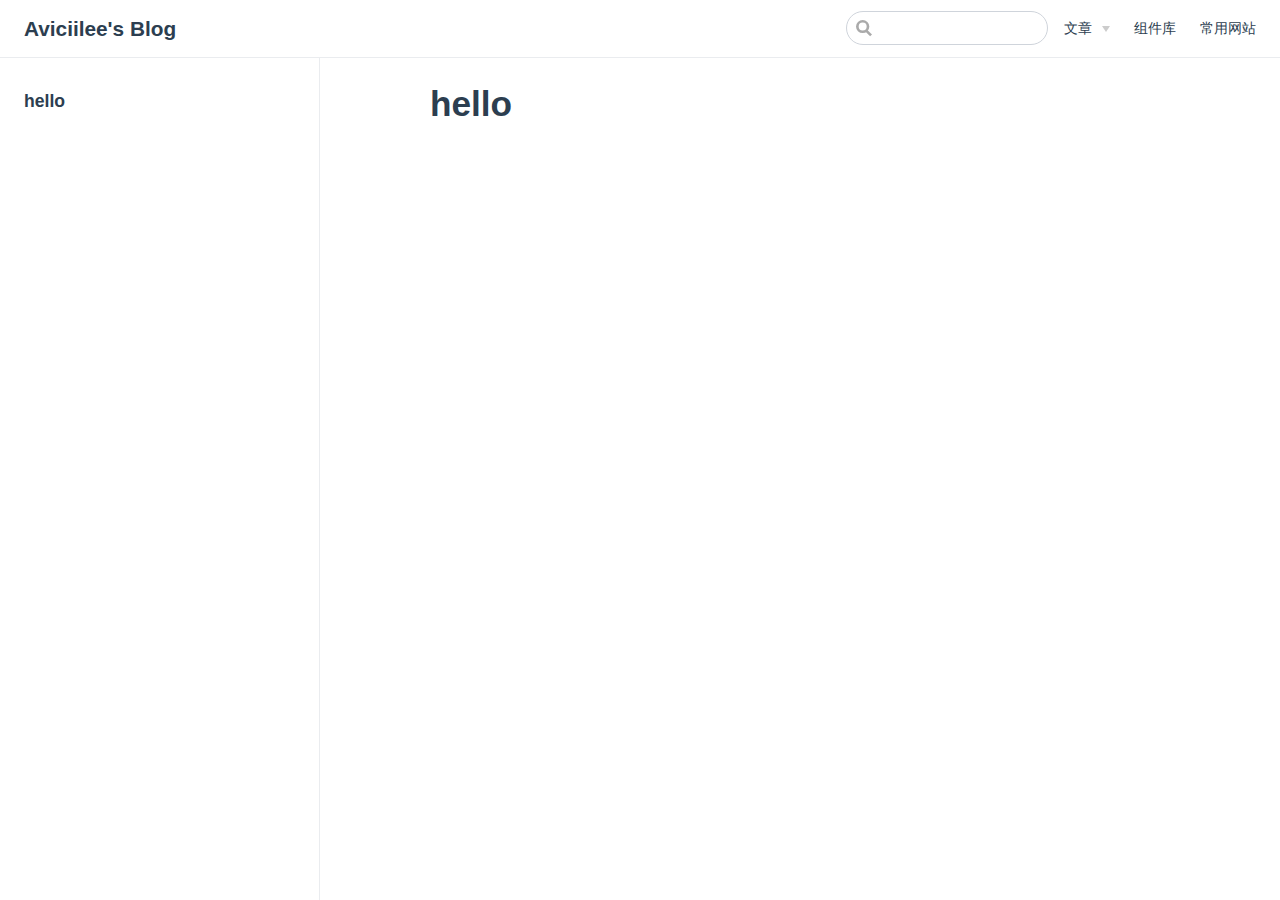
<file: blog/OKR工作法.html>
<!DOCTYPE html>
<html lang="en-US">
  <head>
    <meta charset="utf-8">
    <meta name="viewport" content="width=device-width,initial-scale=1">
    <title>hello | Aviciilee&#39;s Blog</title>
    <meta name="generator" content="VuePress 1.9.5">
    
    <meta name="description" content="starter">
    
    <link rel="preload" href="/assets/css/0.styles.8b5f04cb.css" as="style"><link rel="preload" href="/assets/js/app.50700b7b.js" as="script"><link rel="preload" href="/assets/js/2.6874690d.js" as="script"><link rel="preload" href="/assets/js/8.71f2ef26.js" as="script"><link rel="prefetch" href="/assets/js/10.c5832ade.js"><link rel="prefetch" href="/assets/js/11.d9ff2000.js"><link rel="prefetch" href="/assets/js/12.6df0f9dc.js"><link rel="prefetch" href="/assets/js/13.92e7bf01.js"><link rel="prefetch" href="/assets/js/14.b5f1bec6.js"><link rel="prefetch" href="/assets/js/15.b3f12469.js"><link rel="prefetch" href="/assets/js/16.1d9499f1.js"><link rel="prefetch" href="/assets/js/17.3919e19f.js"><link rel="prefetch" href="/assets/js/3.5e185254.js"><link rel="prefetch" href="/assets/js/4.2d4dcb67.js"><link rel="prefetch" href="/assets/js/5.863aa306.js"><link rel="prefetch" href="/assets/js/6.844d30c9.js"><link rel="prefetch" href="/assets/js/7.dfe28662.js"><link rel="prefetch" href="/assets/js/9.d68c3288.js">
    <link rel="stylesheet" href="/assets/css/0.styles.8b5f04cb.css">
  </head>
  <body>
    <div id="app" data-server-rendered="true"><div class="theme-container"><header class="navbar"><div class="sidebar-button"><svg xmlns="http://www.w3.org/2000/svg" aria-hidden="true" role="img" viewBox="0 0 448 512" class="icon"><path fill="currentColor" d="M436 124H12c-6.627 0-12-5.373-12-12V80c0-6.627 5.373-12 12-12h424c6.627 0 12 5.373 12 12v32c0 6.627-5.373 12-12 12zm0 160H12c-6.627 0-12-5.373-12-12v-32c0-6.627 5.373-12 12-12h424c6.627 0 12 5.373 12 12v32c0 6.627-5.373 12-12 12zm0 160H12c-6.627 0-12-5.373-12-12v-32c0-6.627 5.373-12 12-12h424c6.627 0 12 5.373 12 12v32c0 6.627-5.373 12-12 12z"></path></svg></div> <a href="/" class="home-link router-link-active"><!----> <span class="site-name">Aviciilee's Blog</span></a> <div class="links"><div class="search-box"><input aria-label="Search" autocomplete="off" spellcheck="false" value=""> <!----></div> <nav class="nav-links can-hide"><div class="nav-item"><div class="dropdown-wrapper"><button type="button" aria-label="文章" class="dropdown-title"><span class="title">文章</span> <span class="arrow down"></span></button> <button type="button" aria-label="文章" class="mobile-dropdown-title"><span class="title">文章</span> <span class="arrow right"></span></button> <ul class="nav-dropdown" style="display:none;"><li class="dropdown-item"><!----> <a href="/blog/正则表达式.html" class="nav-link">
  正则表达式
</a></li></ul></div></div><div class="nav-item"><a href="/components/" class="nav-link">
  组件库
</a></div><div class="nav-item"><a href="/links/" class="nav-link">
  常用网站
</a></div> <!----></nav></div></header> <div class="sidebar-mask"></div> <aside class="sidebar"><nav class="nav-links"><div class="nav-item"><div class="dropdown-wrapper"><button type="button" aria-label="文章" class="dropdown-title"><span class="title">文章</span> <span class="arrow down"></span></button> <button type="button" aria-label="文章" class="mobile-dropdown-title"><span class="title">文章</span> <span class="arrow right"></span></button> <ul class="nav-dropdown" style="display:none;"><li class="dropdown-item"><!----> <a href="/blog/正则表达式.html" class="nav-link">
  正则表达式
</a></li></ul></div></div><div class="nav-item"><a href="/components/" class="nav-link">
  组件库
</a></div><div class="nav-item"><a href="/links/" class="nav-link">
  常用网站
</a></div> <!----></nav>  <ul class="sidebar-links"><li><section class="sidebar-group depth-0"><p class="sidebar-heading open"><span>hello</span> <!----></p> <!----></section></li></ul> </aside> <main class="page"> <div class="theme-default-content content__default"><h1 id="hello"><a href="#hello" class="header-anchor">#</a> hello</h1></div> <footer class="page-edit"><!----> <!----></footer> <!----> </main></div><div class="global-ui"></div></div>
    <script src="/assets/js/app.50700b7b.js" defer></script><script src="/assets/js/2.6874690d.js" defer></script><script src="/assets/js/8.71f2ef26.js" defer></script>
  </body>
</html>
</file>
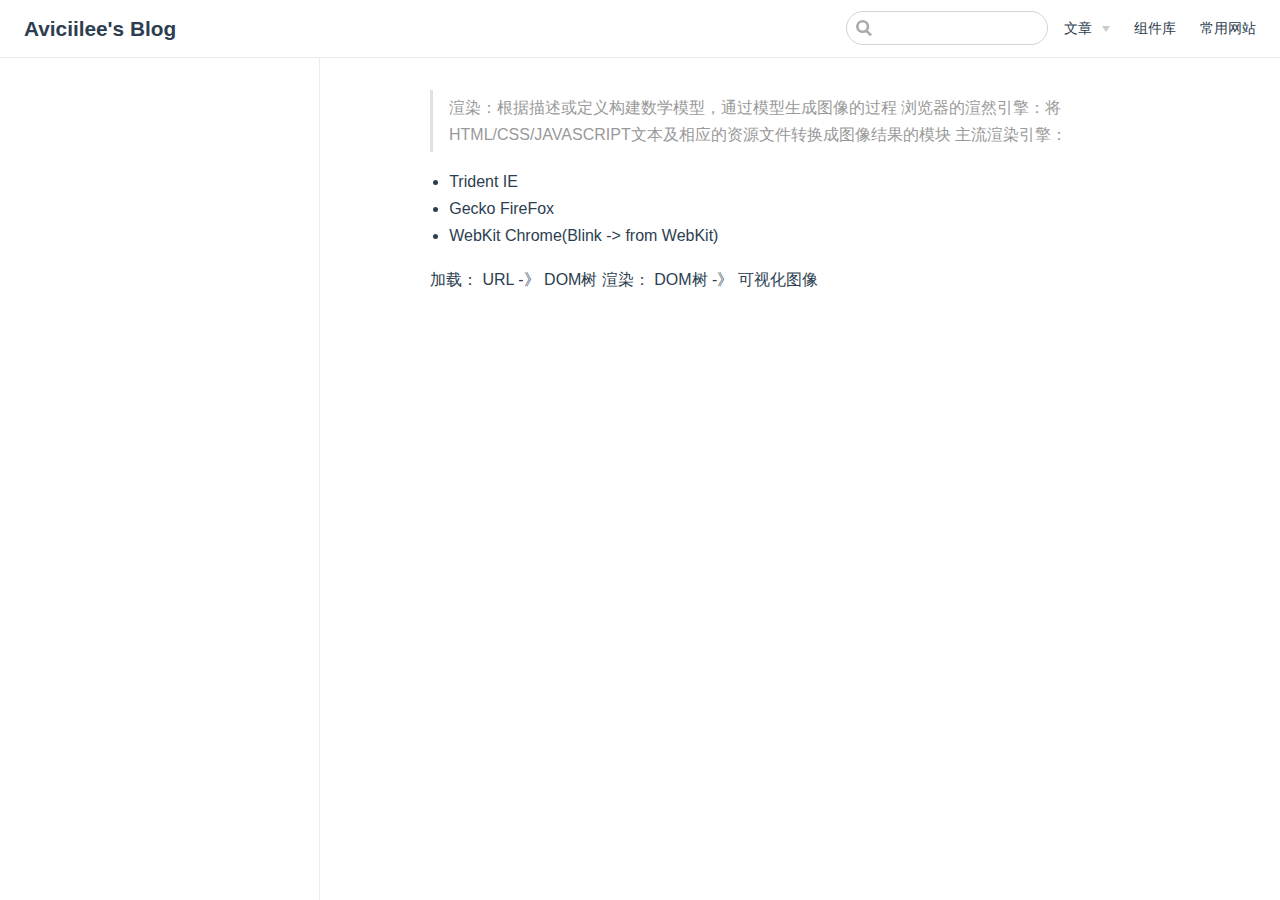
<file: blog/webkit技术内幕笔记.html>
<!DOCTYPE html>
<html lang="en-US">
  <head>
    <meta charset="utf-8">
    <meta name="viewport" content="width=device-width,initial-scale=1">
    <title>Aviciilee&#39;s Blog</title>
    <meta name="generator" content="VuePress 1.9.5">
    
    <meta name="description" content="starter">
    
    <link rel="preload" href="/assets/css/0.styles.8b5f04cb.css" as="style"><link rel="preload" href="/assets/js/app.50700b7b.js" as="script"><link rel="preload" href="/assets/js/2.6874690d.js" as="script"><link rel="preload" href="/assets/js/11.d9ff2000.js" as="script"><link rel="prefetch" href="/assets/js/10.c5832ade.js"><link rel="prefetch" href="/assets/js/12.6df0f9dc.js"><link rel="prefetch" href="/assets/js/13.92e7bf01.js"><link rel="prefetch" href="/assets/js/14.b5f1bec6.js"><link rel="prefetch" href="/assets/js/15.b3f12469.js"><link rel="prefetch" href="/assets/js/16.1d9499f1.js"><link rel="prefetch" href="/assets/js/17.3919e19f.js"><link rel="prefetch" href="/assets/js/3.5e185254.js"><link rel="prefetch" href="/assets/js/4.2d4dcb67.js"><link rel="prefetch" href="/assets/js/5.863aa306.js"><link rel="prefetch" href="/assets/js/6.844d30c9.js"><link rel="prefetch" href="/assets/js/7.dfe28662.js"><link rel="prefetch" href="/assets/js/8.71f2ef26.js"><link rel="prefetch" href="/assets/js/9.d68c3288.js">
    <link rel="stylesheet" href="/assets/css/0.styles.8b5f04cb.css">
  </head>
  <body>
    <div id="app" data-server-rendered="true"><div class="theme-container"><header class="navbar"><div class="sidebar-button"><svg xmlns="http://www.w3.org/2000/svg" aria-hidden="true" role="img" viewBox="0 0 448 512" class="icon"><path fill="currentColor" d="M436 124H12c-6.627 0-12-5.373-12-12V80c0-6.627 5.373-12 12-12h424c6.627 0 12 5.373 12 12v32c0 6.627-5.373 12-12 12zm0 160H12c-6.627 0-12-5.373-12-12v-32c0-6.627 5.373-12 12-12h424c6.627 0 12 5.373 12 12v32c0 6.627-5.373 12-12 12zm0 160H12c-6.627 0-12-5.373-12-12v-32c0-6.627 5.373-12 12-12h424c6.627 0 12 5.373 12 12v32c0 6.627-5.373 12-12 12z"></path></svg></div> <a href="/" class="home-link router-link-active"><!----> <span class="site-name">Aviciilee's Blog</span></a> <div class="links"><div class="search-box"><input aria-label="Search" autocomplete="off" spellcheck="false" value=""> <!----></div> <nav class="nav-links can-hide"><div class="nav-item"><div class="dropdown-wrapper"><button type="button" aria-label="文章" class="dropdown-title"><span class="title">文章</span> <span class="arrow down"></span></button> <button type="button" aria-label="文章" class="mobile-dropdown-title"><span class="title">文章</span> <span class="arrow right"></span></button> <ul class="nav-dropdown" style="display:none;"><li class="dropdown-item"><!----> <a href="/blog/正则表达式.html" class="nav-link">
  正则表达式
</a></li></ul></div></div><div class="nav-item"><a href="/components/" class="nav-link">
  组件库
</a></div><div class="nav-item"><a href="/links/" class="nav-link">
  常用网站
</a></div> <!----></nav></div></header> <div class="sidebar-mask"></div> <aside class="sidebar"><nav class="nav-links"><div class="nav-item"><div class="dropdown-wrapper"><button type="button" aria-label="文章" class="dropdown-title"><span class="title">文章</span> <span class="arrow down"></span></button> <button type="button" aria-label="文章" class="mobile-dropdown-title"><span class="title">文章</span> <span class="arrow right"></span></button> <ul class="nav-dropdown" style="display:none;"><li class="dropdown-item"><!----> <a href="/blog/正则表达式.html" class="nav-link">
  正则表达式
</a></li></ul></div></div><div class="nav-item"><a href="/components/" class="nav-link">
  组件库
</a></div><div class="nav-item"><a href="/links/" class="nav-link">
  常用网站
</a></div> <!----></nav>  <ul class="sidebar-links"><li><section class="sidebar-group depth-0"><p class="sidebar-heading open"><span></span> <!----></p> <!----></section></li></ul> </aside> <main class="page"> <div class="theme-default-content content__default"><blockquote><p>渲染：根据描述或定义构建数学模型，通过模型生成图像的过程
浏览器的渲然引擎：将 HTML/CSS/JAVASCRIPT文本及相应的资源文件转换成图像结果的模块
主流渲染引擎：</p></blockquote> <ul><li>Trident IE</li> <li>Gecko FireFox</li> <li>WebKit Chrome(Blink -&gt; from WebKit)</li></ul> <p>加载： URL -》 DOM树
渲染： DOM树 -》 可视化图像</p></div> <footer class="page-edit"><!----> <!----></footer> <!----> </main></div><div class="global-ui"></div></div>
    <script src="/assets/js/app.50700b7b.js" defer></script><script src="/assets/js/2.6874690d.js" defer></script><script src="/assets/js/11.d9ff2000.js" defer></script>
  </body>
</html>
</file>
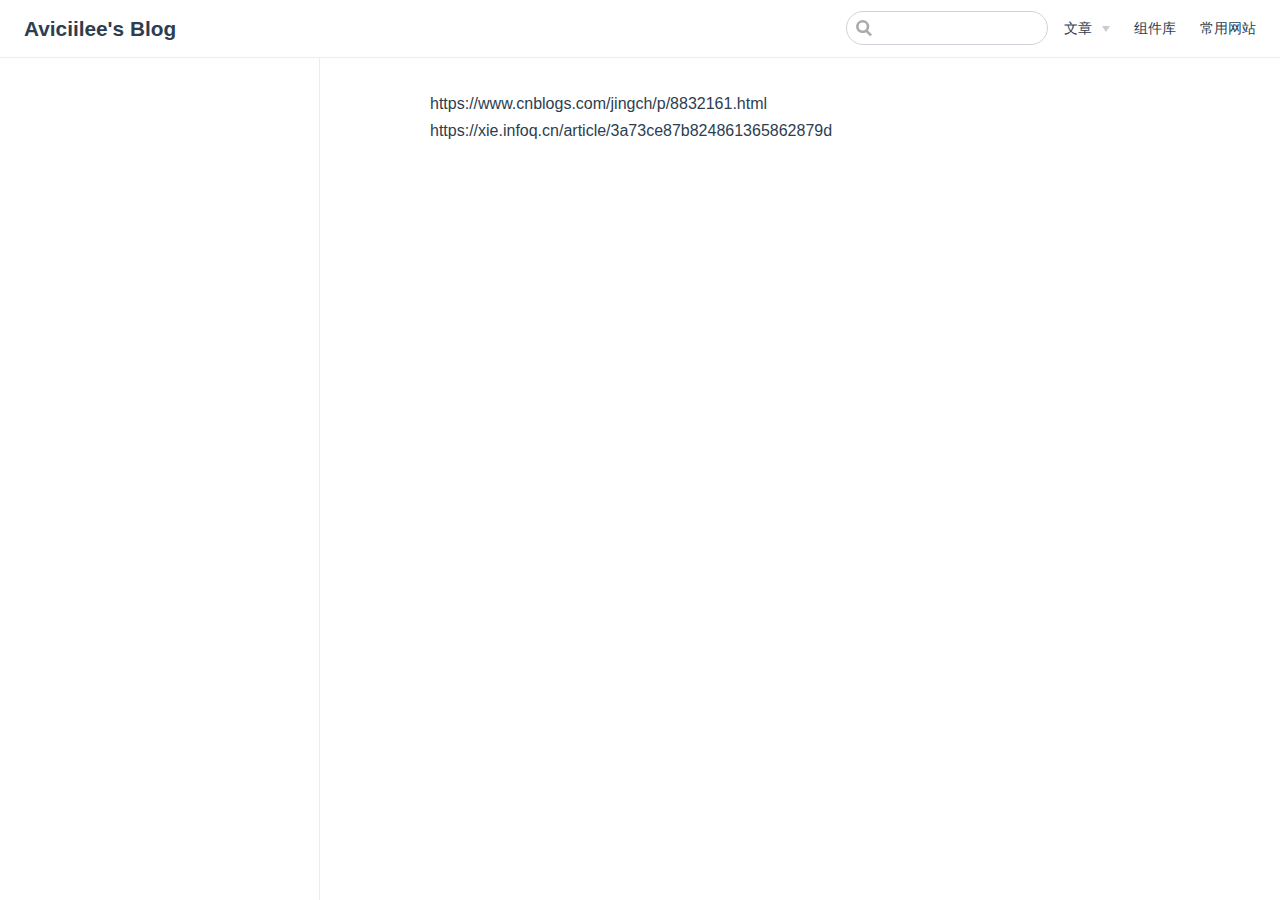
<file: blog/异步导入导出.html>
<!DOCTYPE html>
<html lang="en-US">
  <head>
    <meta charset="utf-8">
    <meta name="viewport" content="width=device-width,initial-scale=1">
    <title>Aviciilee&#39;s Blog</title>
    <meta name="generator" content="VuePress 1.9.5">
    
    <meta name="description" content="starter">
    
    <link rel="preload" href="/assets/css/0.styles.8b5f04cb.css" as="style"><link rel="preload" href="/assets/js/app.50700b7b.js" as="script"><link rel="preload" href="/assets/js/2.6874690d.js" as="script"><link rel="preload" href="/assets/js/12.6df0f9dc.js" as="script"><link rel="prefetch" href="/assets/js/10.c5832ade.js"><link rel="prefetch" href="/assets/js/11.d9ff2000.js"><link rel="prefetch" href="/assets/js/13.92e7bf01.js"><link rel="prefetch" href="/assets/js/14.b5f1bec6.js"><link rel="prefetch" href="/assets/js/15.b3f12469.js"><link rel="prefetch" href="/assets/js/16.1d9499f1.js"><link rel="prefetch" href="/assets/js/17.3919e19f.js"><link rel="prefetch" href="/assets/js/3.5e185254.js"><link rel="prefetch" href="/assets/js/4.2d4dcb67.js"><link rel="prefetch" href="/assets/js/5.863aa306.js"><link rel="prefetch" href="/assets/js/6.844d30c9.js"><link rel="prefetch" href="/assets/js/7.dfe28662.js"><link rel="prefetch" href="/assets/js/8.71f2ef26.js"><link rel="prefetch" href="/assets/js/9.d68c3288.js">
    <link rel="stylesheet" href="/assets/css/0.styles.8b5f04cb.css">
  </head>
  <body>
    <div id="app" data-server-rendered="true"><div class="theme-container"><header class="navbar"><div class="sidebar-button"><svg xmlns="http://www.w3.org/2000/svg" aria-hidden="true" role="img" viewBox="0 0 448 512" class="icon"><path fill="currentColor" d="M436 124H12c-6.627 0-12-5.373-12-12V80c0-6.627 5.373-12 12-12h424c6.627 0 12 5.373 12 12v32c0 6.627-5.373 12-12 12zm0 160H12c-6.627 0-12-5.373-12-12v-32c0-6.627 5.373-12 12-12h424c6.627 0 12 5.373 12 12v32c0 6.627-5.373 12-12 12zm0 160H12c-6.627 0-12-5.373-12-12v-32c0-6.627 5.373-12 12-12h424c6.627 0 12 5.373 12 12v32c0 6.627-5.373 12-12 12z"></path></svg></div> <a href="/" class="home-link router-link-active"><!----> <span class="site-name">Aviciilee's Blog</span></a> <div class="links"><div class="search-box"><input aria-label="Search" autocomplete="off" spellcheck="false" value=""> <!----></div> <nav class="nav-links can-hide"><div class="nav-item"><div class="dropdown-wrapper"><button type="button" aria-label="文章" class="dropdown-title"><span class="title">文章</span> <span class="arrow down"></span></button> <button type="button" aria-label="文章" class="mobile-dropdown-title"><span class="title">文章</span> <span class="arrow right"></span></button> <ul class="nav-dropdown" style="display:none;"><li class="dropdown-item"><!----> <a href="/blog/正则表达式.html" class="nav-link">
  正则表达式
</a></li></ul></div></div><div class="nav-item"><a href="/components/" class="nav-link">
  组件库
</a></div><div class="nav-item"><a href="/links/" class="nav-link">
  常用网站
</a></div> <!----></nav></div></header> <div class="sidebar-mask"></div> <aside class="sidebar"><nav class="nav-links"><div class="nav-item"><div class="dropdown-wrapper"><button type="button" aria-label="文章" class="dropdown-title"><span class="title">文章</span> <span class="arrow down"></span></button> <button type="button" aria-label="文章" class="mobile-dropdown-title"><span class="title">文章</span> <span class="arrow right"></span></button> <ul class="nav-dropdown" style="display:none;"><li class="dropdown-item"><!----> <a href="/blog/正则表达式.html" class="nav-link">
  正则表达式
</a></li></ul></div></div><div class="nav-item"><a href="/components/" class="nav-link">
  组件库
</a></div><div class="nav-item"><a href="/links/" class="nav-link">
  常用网站
</a></div> <!----></nav>  <ul class="sidebar-links"><li><section class="sidebar-group depth-0"><p class="sidebar-heading open"><span></span> <!----></p> <!----></section></li></ul> </aside> <main class="page"> <div class="theme-default-content content__default"><p>https://www.cnblogs.com/jingch/p/8832161.html
https://xie.infoq.cn/article/3a73ce87b824861365862879d</p></div> <footer class="page-edit"><!----> <!----></footer> <!----> </main></div><div class="global-ui"></div></div>
    <script src="/assets/js/app.50700b7b.js" defer></script><script src="/assets/js/2.6874690d.js" defer></script><script src="/assets/js/12.6df0f9dc.js" defer></script>
  </body>
</html>
</file>
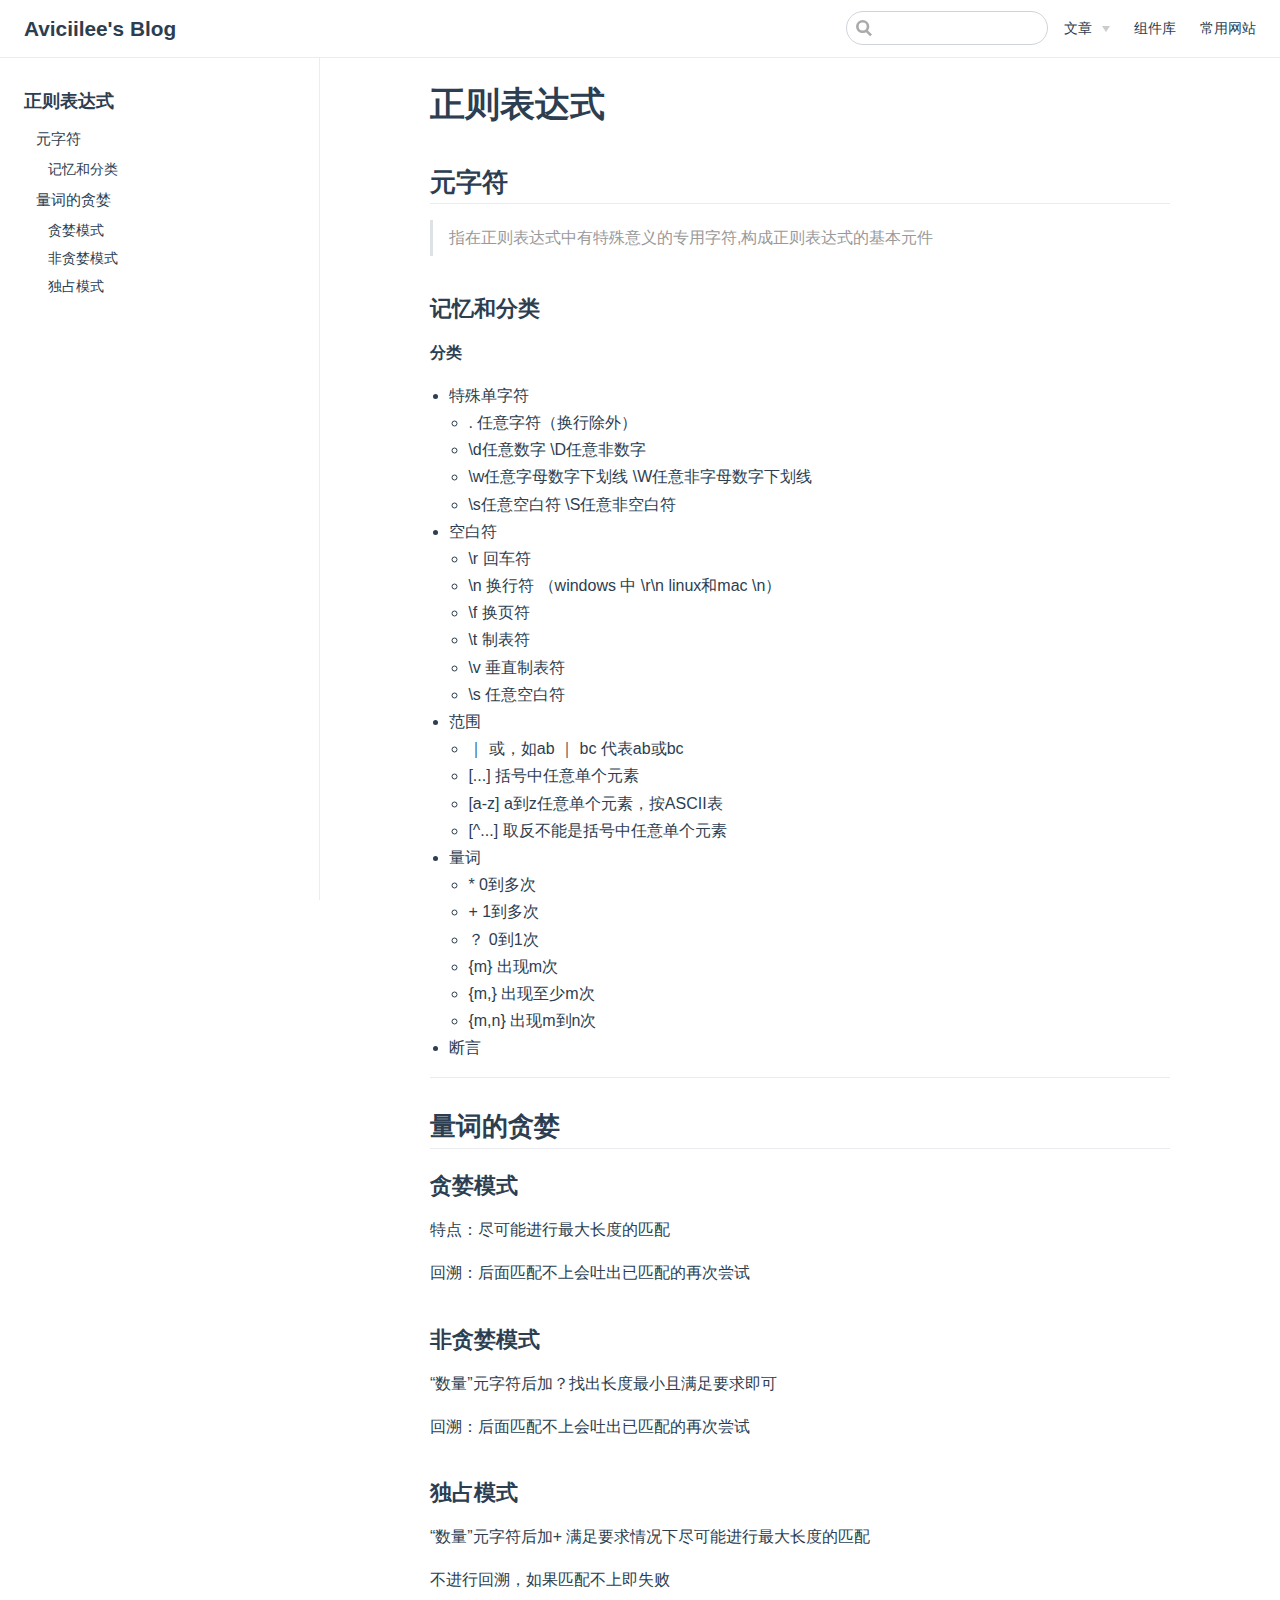
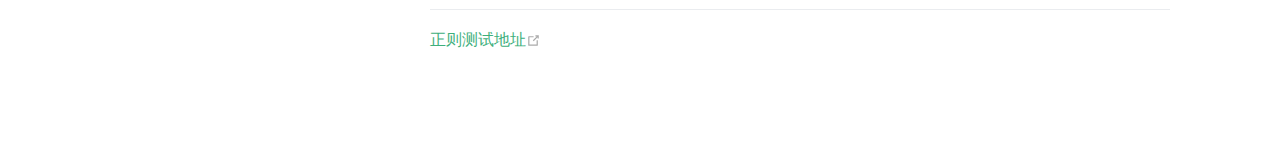
<file: blog/正则表达式.html>
<!DOCTYPE html>
<html lang="en-US">
  <head>
    <meta charset="utf-8">
    <meta name="viewport" content="width=device-width,initial-scale=1">
    <title>正则表达式 | Aviciilee&#39;s Blog</title>
    <meta name="generator" content="VuePress 1.9.5">
    
    <meta name="description" content="starter">
    
    <link rel="preload" href="/assets/css/0.styles.8b5f04cb.css" as="style"><link rel="preload" href="/assets/js/app.50700b7b.js" as="script"><link rel="preload" href="/assets/js/2.6874690d.js" as="script"><link rel="preload" href="/assets/js/13.92e7bf01.js" as="script"><link rel="prefetch" href="/assets/js/10.c5832ade.js"><link rel="prefetch" href="/assets/js/11.d9ff2000.js"><link rel="prefetch" href="/assets/js/12.6df0f9dc.js"><link rel="prefetch" href="/assets/js/14.b5f1bec6.js"><link rel="prefetch" href="/assets/js/15.b3f12469.js"><link rel="prefetch" href="/assets/js/16.1d9499f1.js"><link rel="prefetch" href="/assets/js/17.3919e19f.js"><link rel="prefetch" href="/assets/js/3.5e185254.js"><link rel="prefetch" href="/assets/js/4.2d4dcb67.js"><link rel="prefetch" href="/assets/js/5.863aa306.js"><link rel="prefetch" href="/assets/js/6.844d30c9.js"><link rel="prefetch" href="/assets/js/7.dfe28662.js"><link rel="prefetch" href="/assets/js/8.71f2ef26.js"><link rel="prefetch" href="/assets/js/9.d68c3288.js">
    <link rel="stylesheet" href="/assets/css/0.styles.8b5f04cb.css">
  </head>
  <body>
    <div id="app" data-server-rendered="true"><div class="theme-container"><header class="navbar"><div class="sidebar-button"><svg xmlns="http://www.w3.org/2000/svg" aria-hidden="true" role="img" viewBox="0 0 448 512" class="icon"><path fill="currentColor" d="M436 124H12c-6.627 0-12-5.373-12-12V80c0-6.627 5.373-12 12-12h424c6.627 0 12 5.373 12 12v32c0 6.627-5.373 12-12 12zm0 160H12c-6.627 0-12-5.373-12-12v-32c0-6.627 5.373-12 12-12h424c6.627 0 12 5.373 12 12v32c0 6.627-5.373 12-12 12zm0 160H12c-6.627 0-12-5.373-12-12v-32c0-6.627 5.373-12 12-12h424c6.627 0 12 5.373 12 12v32c0 6.627-5.373 12-12 12z"></path></svg></div> <a href="/" class="home-link router-link-active"><!----> <span class="site-name">Aviciilee's Blog</span></a> <div class="links"><div class="search-box"><input aria-label="Search" autocomplete="off" spellcheck="false" value=""> <!----></div> <nav class="nav-links can-hide"><div class="nav-item"><div class="dropdown-wrapper"><button type="button" aria-label="文章" class="dropdown-title"><span class="title">文章</span> <span class="arrow down"></span></button> <button type="button" aria-label="文章" class="mobile-dropdown-title"><span class="title">文章</span> <span class="arrow right"></span></button> <ul class="nav-dropdown" style="display:none;"><li class="dropdown-item"><!----> <a href="/blog/正则表达式.html" class="nav-link">
  正则表达式
</a></li></ul></div></div><div class="nav-item"><a href="/components/" class="nav-link">
  组件库
</a></div><div class="nav-item"><a href="/links/" class="nav-link">
  常用网站
</a></div> <!----></nav></div></header> <div class="sidebar-mask"></div> <aside class="sidebar"><nav class="nav-links"><div class="nav-item"><div class="dropdown-wrapper"><button type="button" aria-label="文章" class="dropdown-title"><span class="title">文章</span> <span class="arrow down"></span></button> <button type="button" aria-label="文章" class="mobile-dropdown-title"><span class="title">文章</span> <span class="arrow right"></span></button> <ul class="nav-dropdown" style="display:none;"><li class="dropdown-item"><!----> <a href="/blog/正则表达式.html" class="nav-link">
  正则表达式
</a></li></ul></div></div><div class="nav-item"><a href="/components/" class="nav-link">
  组件库
</a></div><div class="nav-item"><a href="/links/" class="nav-link">
  常用网站
</a></div> <!----></nav>  <ul class="sidebar-links"><li><section class="sidebar-group depth-0"><p class="sidebar-heading open"><span>正则表达式</span> <!----></p> <ul class="sidebar-links sidebar-group-items"><li><a href="/blog/%E6%AD%A3%E5%88%99%E8%A1%A8%E8%BE%BE%E5%BC%8F.html#元字符" class="sidebar-link">元字符</a><ul class="sidebar-sub-headers"><li class="sidebar-sub-header"><a href="/blog/%E6%AD%A3%E5%88%99%E8%A1%A8%E8%BE%BE%E5%BC%8F.html#记忆和分类" class="sidebar-link">记忆和分类</a></li></ul></li><li><a href="/blog/%E6%AD%A3%E5%88%99%E8%A1%A8%E8%BE%BE%E5%BC%8F.html#量词的贪婪" class="sidebar-link">量词的贪婪</a><ul class="sidebar-sub-headers"><li class="sidebar-sub-header"><a href="/blog/%E6%AD%A3%E5%88%99%E8%A1%A8%E8%BE%BE%E5%BC%8F.html#贪婪模式" class="sidebar-link">贪婪模式</a></li><li class="sidebar-sub-header"><a href="/blog/%E6%AD%A3%E5%88%99%E8%A1%A8%E8%BE%BE%E5%BC%8F.html#非贪婪模式" class="sidebar-link">非贪婪模式</a></li><li class="sidebar-sub-header"><a href="/blog/%E6%AD%A3%E5%88%99%E8%A1%A8%E8%BE%BE%E5%BC%8F.html#独占模式" class="sidebar-link">独占模式</a></li></ul></li></ul></section></li></ul> </aside> <main class="page"> <div class="theme-default-content content__default"><h1 id="正则表达式"><a href="#正则表达式" class="header-anchor">#</a> 正则表达式</h1> <h2 id="元字符"><a href="#元字符" class="header-anchor">#</a> 元字符</h2> <blockquote><p>指在正则表达式中有特殊意义的专用字符,构成正则表达式的基本元件</p></blockquote> <h3 id="记忆和分类"><a href="#记忆和分类" class="header-anchor">#</a> 记忆和分类</h3> <p><strong>分类</strong></p> <ul><li>特殊单字符
<ul><li>. 任意字符（换行除外）</li> <li>\d任意数字 \D任意非数字</li> <li>\w任意字母数字下划线 \W任意非字母数字下划线</li> <li>\s任意空白符 \S任意非空白符</li></ul></li> <li>空白符
<ul><li>\r 回车符</li> <li>\n 换行符 （windows 中 \r\n linux和mac \n）</li> <li>\f 换页符</li> <li>\t 制表符</li> <li>\v 垂直制表符</li> <li>\s 任意空白符</li></ul></li> <li>范围
<ul><li>｜ 或，如ab ｜ bc 代表ab或bc</li> <li>[...] 括号中任意单个元素</li> <li>[a-z] a到z任意单个元素，按ASCII表</li> <li>[^...] 取反不能是括号中任意单个元素</li></ul></li> <li>量词
<ul><li>* 0到多次</li> <li>+ 1到多次</li> <li>？ 0到1次</li> <li>{m} 出现m次</li> <li>{m,} 出现至少m次</li> <li>{m,n} 出现m到n次</li></ul></li> <li>断言</li></ul> <hr> <h2 id="量词的贪婪"><a href="#量词的贪婪" class="header-anchor">#</a> 量词的贪婪</h2> <h3 id="贪婪模式"><a href="#贪婪模式" class="header-anchor">#</a> 贪婪模式</h3> <p>特点：尽可能进行最大长度的匹配</p> <p>回溯：后面匹配不上会吐出已匹配的再次尝试</p> <h3 id="非贪婪模式"><a href="#非贪婪模式" class="header-anchor">#</a> 非贪婪模式</h3> <p>“数量”元字符后加？找出长度最小且满足要求即可</p> <p>回溯：后面匹配不上会吐出已匹配的再次尝试</p> <h3 id="独占模式"><a href="#独占模式" class="header-anchor">#</a> 独占模式</h3> <p>“数量”元字符后加+ 满足要求情况下尽可能进行最大长度的匹配</p> <p>不进行回溯，如果匹配不上即失败</p> <hr> <p><a href="https://regex101.com/r/PnzZ4k/1" title="测试地址" target="_blank" rel="noopener noreferrer">正则测试地址<span><svg xmlns="http://www.w3.org/2000/svg" aria-hidden="true" focusable="false" x="0px" y="0px" viewBox="0 0 100 100" width="15" height="15" class="icon outbound"><path fill="currentColor" d="M18.8,85.1h56l0,0c2.2,0,4-1.8,4-4v-32h-8v28h-48v-48h28v-8h-32l0,0c-2.2,0-4,1.8-4,4v56C14.8,83.3,16.6,85.1,18.8,85.1z"></path> <polygon fill="currentColor" points="45.7,48.7 51.3,54.3 77.2,28.5 77.2,37.2 85.2,37.2 85.2,14.9 62.8,14.9 62.8,22.9 71.5,22.9"></polygon></svg> <span class="sr-only">(opens new window)</span></span></a></p></div> <footer class="page-edit"><!----> <!----></footer> <!----> </main></div><div class="global-ui"></div></div>
    <script src="/assets/js/app.50700b7b.js" defer></script><script src="/assets/js/2.6874690d.js" defer></script><script src="/assets/js/13.92e7bf01.js" defer></script>
  </body>
</html>
</file>
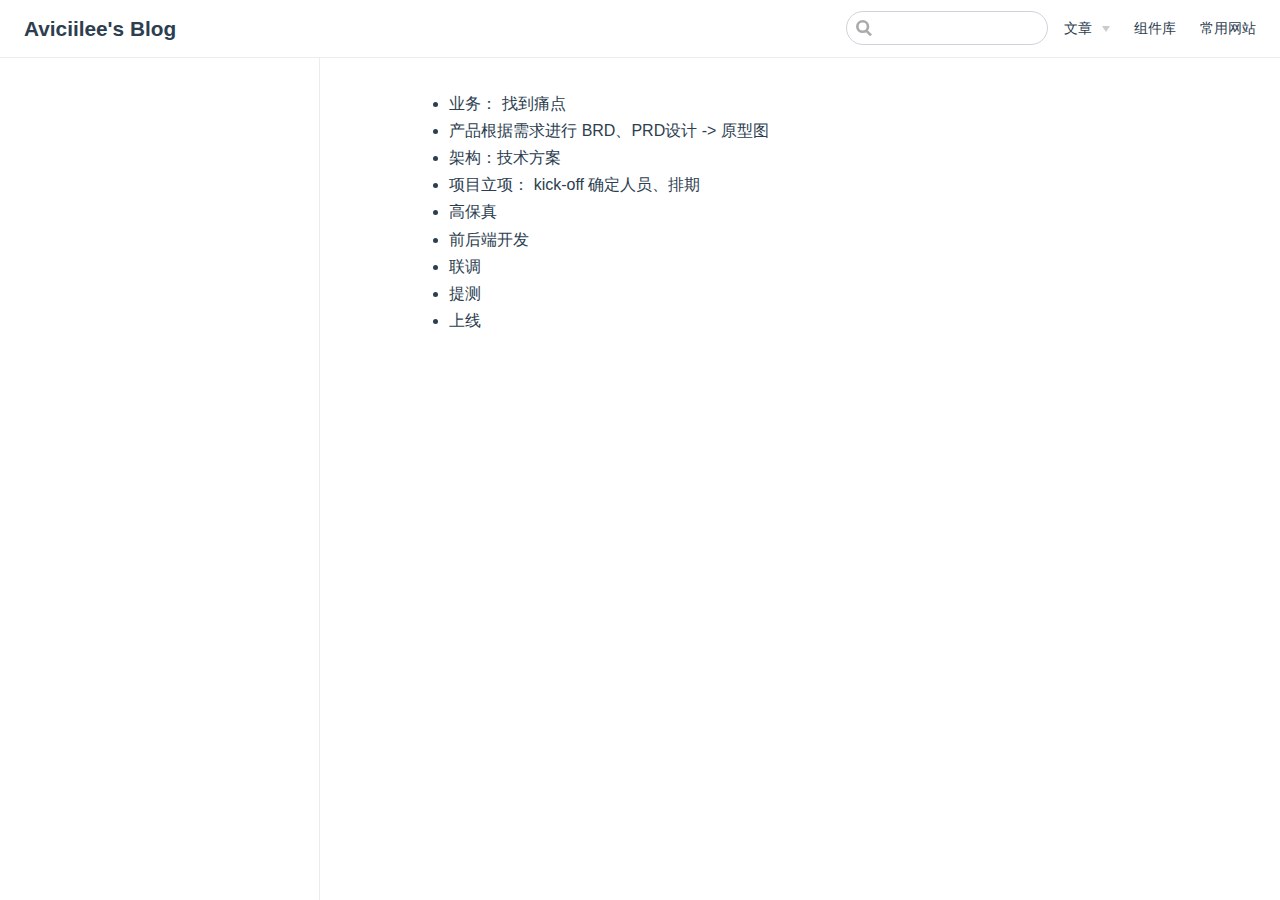
<file: blog/项目流程.html>
<!DOCTYPE html>
<html lang="en-US">
  <head>
    <meta charset="utf-8">
    <meta name="viewport" content="width=device-width,initial-scale=1">
    <title>Aviciilee&#39;s Blog</title>
    <meta name="generator" content="VuePress 1.9.5">
    
    <meta name="description" content="starter">
    
    <link rel="preload" href="/assets/css/0.styles.8b5f04cb.css" as="style"><link rel="preload" href="/assets/js/app.50700b7b.js" as="script"><link rel="preload" href="/assets/js/2.6874690d.js" as="script"><link rel="preload" href="/assets/js/14.b5f1bec6.js" as="script"><link rel="prefetch" href="/assets/js/10.c5832ade.js"><link rel="prefetch" href="/assets/js/11.d9ff2000.js"><link rel="prefetch" href="/assets/js/12.6df0f9dc.js"><link rel="prefetch" href="/assets/js/13.92e7bf01.js"><link rel="prefetch" href="/assets/js/15.b3f12469.js"><link rel="prefetch" href="/assets/js/16.1d9499f1.js"><link rel="prefetch" href="/assets/js/17.3919e19f.js"><link rel="prefetch" href="/assets/js/3.5e185254.js"><link rel="prefetch" href="/assets/js/4.2d4dcb67.js"><link rel="prefetch" href="/assets/js/5.863aa306.js"><link rel="prefetch" href="/assets/js/6.844d30c9.js"><link rel="prefetch" href="/assets/js/7.dfe28662.js"><link rel="prefetch" href="/assets/js/8.71f2ef26.js"><link rel="prefetch" href="/assets/js/9.d68c3288.js">
    <link rel="stylesheet" href="/assets/css/0.styles.8b5f04cb.css">
  </head>
  <body>
    <div id="app" data-server-rendered="true"><div class="theme-container"><header class="navbar"><div class="sidebar-button"><svg xmlns="http://www.w3.org/2000/svg" aria-hidden="true" role="img" viewBox="0 0 448 512" class="icon"><path fill="currentColor" d="M436 124H12c-6.627 0-12-5.373-12-12V80c0-6.627 5.373-12 12-12h424c6.627 0 12 5.373 12 12v32c0 6.627-5.373 12-12 12zm0 160H12c-6.627 0-12-5.373-12-12v-32c0-6.627 5.373-12 12-12h424c6.627 0 12 5.373 12 12v32c0 6.627-5.373 12-12 12zm0 160H12c-6.627 0-12-5.373-12-12v-32c0-6.627 5.373-12 12-12h424c6.627 0 12 5.373 12 12v32c0 6.627-5.373 12-12 12z"></path></svg></div> <a href="/" class="home-link router-link-active"><!----> <span class="site-name">Aviciilee's Blog</span></a> <div class="links"><div class="search-box"><input aria-label="Search" autocomplete="off" spellcheck="false" value=""> <!----></div> <nav class="nav-links can-hide"><div class="nav-item"><div class="dropdown-wrapper"><button type="button" aria-label="文章" class="dropdown-title"><span class="title">文章</span> <span class="arrow down"></span></button> <button type="button" aria-label="文章" class="mobile-dropdown-title"><span class="title">文章</span> <span class="arrow right"></span></button> <ul class="nav-dropdown" style="display:none;"><li class="dropdown-item"><!----> <a href="/blog/正则表达式.html" class="nav-link">
  正则表达式
</a></li></ul></div></div><div class="nav-item"><a href="/components/" class="nav-link">
  组件库
</a></div><div class="nav-item"><a href="/links/" class="nav-link">
  常用网站
</a></div> <!----></nav></div></header> <div class="sidebar-mask"></div> <aside class="sidebar"><nav class="nav-links"><div class="nav-item"><div class="dropdown-wrapper"><button type="button" aria-label="文章" class="dropdown-title"><span class="title">文章</span> <span class="arrow down"></span></button> <button type="button" aria-label="文章" class="mobile-dropdown-title"><span class="title">文章</span> <span class="arrow right"></span></button> <ul class="nav-dropdown" style="display:none;"><li class="dropdown-item"><!----> <a href="/blog/正则表达式.html" class="nav-link">
  正则表达式
</a></li></ul></div></div><div class="nav-item"><a href="/components/" class="nav-link">
  组件库
</a></div><div class="nav-item"><a href="/links/" class="nav-link">
  常用网站
</a></div> <!----></nav>  <ul class="sidebar-links"><li><section class="sidebar-group depth-0"><p class="sidebar-heading open"><span></span> <!----></p> <!----></section></li></ul> </aside> <main class="page"> <div class="theme-default-content content__default"><ul><li>业务： 找到痛点</li> <li>产品根据需求进行 BRD、PRD设计 -&gt; 原型图</li> <li>架构：技术方案</li> <li>项目立项： kick-off 确定人员、排期</li> <li>高保真</li> <li>前后端开发</li> <li>联调</li> <li>提测</li> <li>上线</li></ul></div> <footer class="page-edit"><!----> <!----></footer> <!----> </main></div><div class="global-ui"></div></div>
    <script src="/assets/js/app.50700b7b.js" defer></script><script src="/assets/js/2.6874690d.js" defer></script><script src="/assets/js/14.b5f1bec6.js" defer></script>
  </body>
</html>
</file>
<file: assets/css/0.styles.8b5f04cb.css>
.el-pagination--small .arrow.disabled,.el-table--hidden,.el-table .hidden-columns,.el-table td.is-hidden>*,.el-table th.is-hidden>*{visibility:hidden}.el-input__suffix,.el-tree.is-dragging .el-tree-node__content *{pointer-events:none}.el-dropdown .el-dropdown-selfdefine:focus:active,.el-dropdown .el-dropdown-selfdefine:focus:not(.focusing),.el-message__closeBtn:focus,.el-message__content:focus,.el-popover:focus,.el-popover:focus:active,.el-popover__reference:focus:hover,.el-popover__reference:focus:not(.focusing),.el-rate:active,.el-rate:focus,.el-tooltip:focus:hover,.el-tooltip:focus:not(.focusing),.el-upload-list__item.is-success:active,.el-upload-list__item.is-success:not(.focusing):focus{outline-width:0}@font-face{font-family:element-icons;src:url(/assets/fonts/element-icons.535877f5.woff) format("woff"),url(/assets/fonts/element-icons.732389de.ttf) format("truetype");font-weight:400;font-display:"auto";font-style:normal}[class*=" el-icon-"],[class^=el-icon-]{font-family:element-icons!important;speak:none;font-style:normal;font-weight:400;font-variant:normal;text-transform:none;line-height:1;vertical-align:baseline;display:inline-block;-webkit-font-smoothing:antialiased;-moz-osx-font-smoothing:grayscale}.el-icon-ice-cream-round:before{content:"\e6a0"}.el-icon-ice-cream-square:before{content:"\e6a3"}.el-icon-lollipop:before{content:"\e6a4"}.el-icon-potato-strips:before{content:"\e6a5"}.el-icon-milk-tea:before{content:"\e6a6"}.el-icon-ice-drink:before{content:"\e6a7"}.el-icon-ice-tea:before{content:"\e6a9"}.el-icon-coffee:before{content:"\e6aa"}.el-icon-orange:before{content:"\e6ab"}.el-icon-pear:before{content:"\e6ac"}.el-icon-apple:before{content:"\e6ad"}.el-icon-cherry:before{content:"\e6ae"}.el-icon-watermelon:before{content:"\e6af"}.el-icon-grape:before{content:"\e6b0"}.el-icon-refrigerator:before{content:"\e6b1"}.el-icon-goblet-square-full:before{content:"\e6b2"}.el-icon-goblet-square:before{content:"\e6b3"}.el-icon-goblet-full:before{content:"\e6b4"}.el-icon-goblet:before{content:"\e6b5"}.el-icon-cold-drink:before{content:"\e6b6"}.el-icon-coffee-cup:before{content:"\e6b8"}.el-icon-water-cup:before{content:"\e6b9"}.el-icon-hot-water:before{content:"\e6ba"}.el-icon-ice-cream:before{content:"\e6bb"}.el-icon-dessert:before{content:"\e6bc"}.el-icon-sugar:before{content:"\e6bd"}.el-icon-tableware:before{content:"\e6be"}.el-icon-burger:before{content:"\e6bf"}.el-icon-knife-fork:before{content:"\e6c1"}.el-icon-fork-spoon:before{content:"\e6c2"}.el-icon-chicken:before{content:"\e6c3"}.el-icon-food:before{content:"\e6c4"}.el-icon-dish-1:before{content:"\e6c5"}.el-icon-dish:before{content:"\e6c6"}.el-icon-moon-night:before{content:"\e6ee"}.el-icon-moon:before{content:"\e6f0"}.el-icon-cloudy-and-sunny:before{content:"\e6f1"}.el-icon-partly-cloudy:before{content:"\e6f2"}.el-icon-cloudy:before{content:"\e6f3"}.el-icon-sunny:before{content:"\e6f6"}.el-icon-sunset:before{content:"\e6f7"}.el-icon-sunrise-1:before{content:"\e6f8"}.el-icon-sunrise:before{content:"\e6f9"}.el-icon-heavy-rain:before{content:"\e6fa"}.el-icon-lightning:before{content:"\e6fb"}.el-icon-light-rain:before{content:"\e6fc"}.el-icon-wind-power:before{content:"\e6fd"}.el-icon-baseball:before{content:"\e712"}.el-icon-soccer:before{content:"\e713"}.el-icon-football:before{content:"\e715"}.el-icon-basketball:before{content:"\e716"}.el-icon-ship:before{content:"\e73f"}.el-icon-truck:before{content:"\e740"}.el-icon-bicycle:before{content:"\e741"}.el-icon-mobile-phone:before{content:"\e6d3"}.el-icon-service:before{content:"\e6d4"}.el-icon-key:before{content:"\e6e2"}.el-icon-unlock:before{content:"\e6e4"}.el-icon-lock:before{content:"\e6e5"}.el-icon-watch:before{content:"\e6fe"}.el-icon-watch-1:before{content:"\e6ff"}.el-icon-timer:before{content:"\e702"}.el-icon-alarm-clock:before{content:"\e703"}.el-icon-map-location:before{content:"\e704"}.el-icon-delete-location:before{content:"\e705"}.el-icon-add-location:before{content:"\e706"}.el-icon-location-information:before{content:"\e707"}.el-icon-location-outline:before{content:"\e708"}.el-icon-location:before{content:"\e79e"}.el-icon-place:before{content:"\e709"}.el-icon-discover:before{content:"\e70a"}.el-icon-first-aid-kit:before{content:"\e70b"}.el-icon-trophy-1:before{content:"\e70c"}.el-icon-trophy:before{content:"\e70d"}.el-icon-medal:before{content:"\e70e"}.el-icon-medal-1:before{content:"\e70f"}.el-icon-stopwatch:before{content:"\e710"}.el-icon-mic:before{content:"\e711"}.el-icon-copy-document:before{content:"\e718"}.el-icon-full-screen:before{content:"\e719"}.el-icon-switch-button:before{content:"\e71b"}.el-icon-aim:before{content:"\e71c"}.el-icon-crop:before{content:"\e71d"}.el-icon-odometer:before{content:"\e71e"}.el-icon-time:before{content:"\e71f"}.el-icon-bangzhu:before{content:"\e724"}.el-icon-close-notification:before{content:"\e726"}.el-icon-microphone:before{content:"\e727"}.el-icon-turn-off-microphone:before{content:"\e728"}.el-icon-position:before{content:"\e729"}.el-icon-postcard:before{content:"\e72a"}.el-icon-message:before{content:"\e72b"}.el-icon-chat-line-square:before{content:"\e72d"}.el-icon-chat-dot-square:before{content:"\e72e"}.el-icon-chat-dot-round:before{content:"\e72f"}.el-icon-chat-square:before{content:"\e730"}.el-icon-chat-line-round:before{content:"\e731"}.el-icon-chat-round:before{content:"\e732"}.el-icon-set-up:before{content:"\e733"}.el-icon-turn-off:before{content:"\e734"}.el-icon-open:before{content:"\e735"}.el-icon-connection:before{content:"\e736"}.el-icon-link:before{content:"\e737"}.el-icon-cpu:before{content:"\e738"}.el-icon-thumb:before{content:"\e739"}.el-icon-female:before{content:"\e73a"}.el-icon-male:before{content:"\e73b"}.el-icon-guide:before{content:"\e73c"}.el-icon-news:before{content:"\e73e"}.el-icon-price-tag:before{content:"\e744"}.el-icon-discount:before{content:"\e745"}.el-icon-wallet:before{content:"\e747"}.el-icon-coin:before{content:"\e748"}.el-icon-money:before{content:"\e749"}.el-icon-bank-card:before{content:"\e74a"}.el-icon-box:before{content:"\e74b"}.el-icon-present:before{content:"\e74c"}.el-icon-sell:before{content:"\e6d5"}.el-icon-sold-out:before{content:"\e6d6"}.el-icon-shopping-bag-2:before{content:"\e74d"}.el-icon-shopping-bag-1:before{content:"\e74e"}.el-icon-shopping-cart-2:before{content:"\e74f"}.el-icon-shopping-cart-1:before{content:"\e750"}.el-icon-shopping-cart-full:before{content:"\e751"}.el-icon-smoking:before{content:"\e752"}.el-icon-no-smoking:before{content:"\e753"}.el-icon-house:before{content:"\e754"}.el-icon-table-lamp:before{content:"\e755"}.el-icon-school:before{content:"\e756"}.el-icon-office-building:before{content:"\e757"}.el-icon-toilet-paper:before{content:"\e758"}.el-icon-notebook-2:before{content:"\e759"}.el-icon-notebook-1:before{content:"\e75a"}.el-icon-files:before{content:"\e75b"}.el-icon-collection:before{content:"\e75c"}.el-icon-receiving:before{content:"\e75d"}.el-icon-suitcase-1:before{content:"\e760"}.el-icon-suitcase:before{content:"\e761"}.el-icon-film:before{content:"\e763"}.el-icon-collection-tag:before{content:"\e765"}.el-icon-data-analysis:before{content:"\e766"}.el-icon-pie-chart:before{content:"\e767"}.el-icon-data-board:before{content:"\e768"}.el-icon-data-line:before{content:"\e76d"}.el-icon-reading:before{content:"\e769"}.el-icon-magic-stick:before{content:"\e76a"}.el-icon-coordinate:before{content:"\e76b"}.el-icon-mouse:before{content:"\e76c"}.el-icon-brush:before{content:"\e76e"}.el-icon-headset:before{content:"\e76f"}.el-icon-umbrella:before{content:"\e770"}.el-icon-scissors:before{content:"\e771"}.el-icon-mobile:before{content:"\e773"}.el-icon-attract:before{content:"\e774"}.el-icon-monitor:before{content:"\e775"}.el-icon-search:before{content:"\e778"}.el-icon-takeaway-box:before{content:"\e77a"}.el-icon-paperclip:before{content:"\e77d"}.el-icon-printer:before{content:"\e77e"}.el-icon-document-add:before{content:"\e782"}.el-icon-document:before{content:"\e785"}.el-icon-document-checked:before{content:"\e786"}.el-icon-document-copy:before{content:"\e787"}.el-icon-document-delete:before{content:"\e788"}.el-icon-document-remove:before{content:"\e789"}.el-icon-tickets:before{content:"\e78b"}.el-icon-folder-checked:before{content:"\e77f"}.el-icon-folder-delete:before{content:"\e780"}.el-icon-folder-remove:before{content:"\e781"}.el-icon-folder-add:before{content:"\e783"}.el-icon-folder-opened:before{content:"\e784"}.el-icon-folder:before{content:"\e78a"}.el-icon-edit-outline:before{content:"\e764"}.el-icon-edit:before{content:"\e78c"}.el-icon-date:before{content:"\e78e"}.el-icon-c-scale-to-original:before{content:"\e7c6"}.el-icon-view:before{content:"\e6ce"}.el-icon-loading:before{content:"\e6cf"}.el-icon-rank:before{content:"\e6d1"}.el-icon-sort-down:before{content:"\e7c4"}.el-icon-sort-up:before{content:"\e7c5"}.el-icon-sort:before{content:"\e6d2"}.el-icon-finished:before{content:"\e6cd"}.el-icon-refresh-left:before{content:"\e6c7"}.el-icon-refresh-right:before{content:"\e6c8"}.el-icon-refresh:before{content:"\e6d0"}.el-icon-video-play:before{content:"\e7c0"}.el-icon-video-pause:before{content:"\e7c1"}.el-icon-d-arrow-right:before{content:"\e6dc"}.el-icon-d-arrow-left:before{content:"\e6dd"}.el-icon-arrow-up:before{content:"\e6e1"}.el-icon-arrow-down:before{content:"\e6df"}.el-icon-arrow-right:before{content:"\e6e0"}.el-icon-arrow-left:before{content:"\e6de"}.el-icon-top-right:before{content:"\e6e7"}.el-icon-top-left:before{content:"\e6e8"}.el-icon-top:before{content:"\e6e6"}.el-icon-bottom:before{content:"\e6eb"}.el-icon-right:before{content:"\e6e9"}.el-icon-back:before{content:"\e6ea"}.el-icon-bottom-right:before{content:"\e6ec"}.el-icon-bottom-left:before{content:"\e6ed"}.el-icon-caret-top:before{content:"\e78f"}.el-icon-caret-bottom:before{content:"\e790"}.el-icon-caret-right:before{content:"\e791"}.el-icon-caret-left:before{content:"\e792"}.el-icon-d-caret:before{content:"\e79a"}.el-icon-share:before{content:"\e793"}.el-icon-menu:before{content:"\e798"}.el-icon-s-grid:before{content:"\e7a6"}.el-icon-s-check:before{content:"\e7a7"}.el-icon-s-data:before{content:"\e7a8"}.el-icon-s-opportunity:before{content:"\e7aa"}.el-icon-s-custom:before{content:"\e7ab"}.el-icon-s-claim:before{content:"\e7ad"}.el-icon-s-finance:before{content:"\e7ae"}.el-icon-s-comment:before{content:"\e7af"}.el-icon-s-flag:before{content:"\e7b0"}.el-icon-s-marketing:before{content:"\e7b1"}.el-icon-s-shop:before{content:"\e7b4"}.el-icon-s-open:before{content:"\e7b5"}.el-icon-s-management:before{content:"\e7b6"}.el-icon-s-ticket:before{content:"\e7b7"}.el-icon-s-release:before{content:"\e7b8"}.el-icon-s-home:before{content:"\e7b9"}.el-icon-s-promotion:before{content:"\e7ba"}.el-icon-s-operation:before{content:"\e7bb"}.el-icon-s-unfold:before{content:"\e7bc"}.el-icon-s-fold:before{content:"\e7a9"}.el-icon-s-platform:before{content:"\e7bd"}.el-icon-s-order:before{content:"\e7be"}.el-icon-s-cooperation:before{content:"\e7bf"}.el-icon-bell:before{content:"\e725"}.el-icon-message-solid:before{content:"\e799"}.el-icon-video-camera:before{content:"\e772"}.el-icon-video-camera-solid:before{content:"\e796"}.el-icon-camera:before{content:"\e779"}.el-icon-camera-solid:before{content:"\e79b"}.el-icon-download:before{content:"\e77c"}.el-icon-upload2:before{content:"\e77b"}.el-icon-upload:before{content:"\e7c3"}.el-icon-picture-outline-round:before{content:"\e75f"}.el-icon-picture-outline:before{content:"\e75e"}.el-icon-picture:before{content:"\e79f"}.el-icon-close:before{content:"\e6db"}.el-icon-check:before{content:"\e6da"}.el-icon-plus:before{content:"\e6d9"}.el-icon-minus:before{content:"\e6d8"}.el-icon-help:before{content:"\e73d"}.el-icon-s-help:before{content:"\e7b3"}.el-icon-circle-close:before{content:"\e78d"}.el-icon-circle-check:before{content:"\e720"}.el-icon-circle-plus-outline:before{content:"\e723"}.el-icon-remove-outline:before{content:"\e722"}.el-icon-zoom-out:before{content:"\e776"}.el-icon-zoom-in:before{content:"\e777"}.el-icon-error:before{content:"\e79d"}.el-icon-success:before{content:"\e79c"}.el-icon-circle-plus:before{content:"\e7a0"}.el-icon-remove:before{content:"\e7a2"}.el-icon-info:before{content:"\e7a1"}.el-icon-question:before{content:"\e7a4"}.el-icon-warning-outline:before{content:"\e6c9"}.el-icon-warning:before{content:"\e7a3"}.el-icon-goods:before{content:"\e7c2"}.el-icon-s-goods:before{content:"\e7b2"}.el-icon-star-off:before{content:"\e717"}.el-icon-star-on:before{content:"\e797"}.el-icon-more-outline:before{content:"\e6cc"}.el-icon-more:before{content:"\e794"}.el-icon-phone-outline:before{content:"\e6cb"}.el-icon-phone:before{content:"\e795"}.el-icon-user:before{content:"\e6e3"}.el-icon-user-solid:before{content:"\e7a5"}.el-icon-setting:before{content:"\e6ca"}.el-icon-s-tools:before{content:"\e7ac"}.el-icon-delete:before{content:"\e6d7"}.el-icon-delete-solid:before{content:"\e7c9"}.el-icon-eleme:before{content:"\e7c7"}.el-icon-platform-eleme:before{content:"\e7ca"}.el-icon-loading{-webkit-animation:rotating 2s linear infinite;animation:rotating 2s linear infinite}.el-icon--right{margin-left:5px}.el-icon--left{margin-right:5px}@-webkit-keyframes rotating{0%{transform:rotate(0)}to{transform:rotate(1turn)}}@keyframes rotating{0%{transform:rotate(0)}to{transform:rotate(1turn)}}.el-pagination{white-space:nowrap;padding:2px 5px;color:#303133;font-weight:700}.el-pagination:after,.el-pagination:before{display:table;content:""}.el-pagination:after{clear:both}.el-pagination button,.el-pagination span:not([class*=suffix]){display:inline-block;font-size:13px;min-width:35.5px;height:28px;line-height:28px;vertical-align:top;box-sizing:border-box}.el-pagination .el-input__inner{text-align:center;-moz-appearance:textfield;line-height:normal}.el-pagination .el-input__suffix{right:0;transform:scale(.8)}.el-pagination .el-select .el-input{width:100px;margin:0 5px}.el-pagination .el-select .el-input .el-input__inner{padding-right:25px;border-radius:3px}.el-pagination button{border:none;padding:0 6px;background:0 0}.el-pagination button:focus{outline:0}.el-pagination button:hover{color:#409eff}.el-pagination button:disabled{color:#c0c4cc;background-color:#fff;cursor:not-allowed}.el-pagination .btn-next,.el-pagination .btn-prev{background:50% no-repeat #fff;background-size:16px;cursor:pointer;margin:0;color:#303133}.el-pagination .btn-next .el-icon,.el-pagination .btn-prev .el-icon{display:block;font-size:12px;font-weight:700}.el-pagination .btn-prev{padding-right:12px}.el-pagination .btn-next{padding-left:12px}.el-pagination .el-pager li.disabled{color:#c0c4cc;cursor:not-allowed}.el-pager li,.el-pager li.btn-quicknext:hover,.el-pager li.btn-quickprev:hover{cursor:pointer}.el-pagination--small .btn-next,.el-pagination--small .btn-prev,.el-pagination--small .el-pager li,.el-pagination--small .el-pager li.btn-quicknext,.el-pagination--small .el-pager li.btn-quickprev,.el-pagination--small .el-pager li:last-child{border-color:transparent;font-size:12px;line-height:22px;height:22px;min-width:22px}.el-pagination--small .more:before,.el-pagination--small li.more:before{line-height:24px}.el-pagination--small button,.el-pagination--small span:not([class*=suffix]){height:22px;line-height:22px}.el-pagination--small .el-pagination__editor,.el-pagination--small .el-pagination__editor.el-input .el-input__inner{height:22px}.el-pagination__sizes{margin:0 10px 0 0;font-weight:400;color:#606266}.el-pagination__sizes .el-input .el-input__inner{font-size:13px;padding-left:8px}.el-pagination__sizes .el-input .el-input__inner:hover{border-color:#409eff}.el-pagination__total{margin-right:10px;font-weight:400;color:#606266}.el-pagination__jump{margin-left:24px;font-weight:400;color:#606266}.el-pagination__jump .el-input__inner{padding:0 3px}.el-pagination__rightwrapper{float:right}.el-pagination__editor{line-height:18px;padding:0 2px;height:28px;text-align:center;margin:0 2px;box-sizing:border-box;border-radius:3px}.el-pager,.el-pagination.is-background .btn-next,.el-pagination.is-background .btn-prev{padding:0}.el-pagination__editor.el-input{width:50px}.el-pagination__editor.el-input .el-input__inner{height:28px}.el-pagination__editor .el-input__inner::-webkit-inner-spin-button,.el-pagination__editor .el-input__inner::-webkit-outer-spin-button{-webkit-appearance:none;margin:0}.el-pagination.is-background .btn-next,.el-pagination.is-background .btn-prev,.el-pagination.is-background .el-pager li{margin:0 5px;background-color:#f4f4f5;color:#606266;min-width:30px;border-radius:2px}.el-pagination.is-background .btn-next.disabled,.el-pagination.is-background .btn-next:disabled,.el-pagination.is-background .btn-prev.disabled,.el-pagination.is-background .btn-prev:disabled,.el-pagination.is-background .el-pager li.disabled{color:#c0c4cc}.el-pagination.is-background .el-pager li:not(.disabled):hover{color:#409eff}.el-pagination.is-background .el-pager li:not(.disabled).active{background-color:#409eff;color:#fff}.el-dialog,.el-pager li{background:#fff;-webkit-box-sizing:border-box}.el-pagination.is-background.el-pagination--small .btn-next,.el-pagination.is-background.el-pagination--small .btn-prev,.el-pagination.is-background.el-pagination--small .el-pager li{margin:0 3px;min-width:22px}.el-pager,.el-pager li{vertical-align:top;margin:0;display:inline-block}.el-pager{-ms-user-select:none;user-select:none;list-style:none;font-size:0}.el-date-table,.el-pager,.el-table th{-webkit-user-select:none;-moz-user-select:none}.el-pager .more:before{line-height:30px}.el-pager li{padding:0 4px;font-size:13px;min-width:35.5px;height:28px;line-height:28px;box-sizing:border-box;text-align:center}.el-menu--collapse .el-menu .el-submenu,.el-menu--popup{min-width:200px}.el-pager li.btn-quicknext,.el-pager li.btn-quickprev{line-height:28px;color:#303133}.el-pager li.btn-quicknext.disabled,.el-pager li.btn-quickprev.disabled{color:#c0c4cc}.el-pager li.active+li{border-left:0}.el-pager li:hover{color:#409eff}.el-pager li.active{color:#409eff;cursor:default}@-webkit-keyframes v-modal-in{0%{opacity:0}}@-webkit-keyframes v-modal-out{to{opacity:0}}.el-dialog{position:relative;margin:0 auto 50px;border-radius:2px;box-shadow:0 1px 3px rgba(0,0,0,.3);box-sizing:border-box;width:50%}.el-dialog.is-fullscreen{width:100%;margin-top:0;margin-bottom:0;height:100%;overflow:auto}.el-dialog__wrapper{position:fixed;top:0;right:0;bottom:0;left:0;overflow:auto;margin:0}.el-dialog__header{padding:20px 20px 10px}.el-dialog__headerbtn{position:absolute;top:20px;right:20px;padding:0;background:0 0;border:none;outline:0;cursor:pointer;font-size:16px}.el-dialog__headerbtn .el-dialog__close{color:#909399}.el-dialog__headerbtn:focus .el-dialog__close,.el-dialog__headerbtn:hover .el-dialog__close{color:#409eff}.el-dialog__title{line-height:24px;font-size:18px;color:#303133}.el-dialog__body{padding:30px 20px;color:#606266;font-size:14px;word-break:break-all}.el-dialog__footer{padding:10px 20px 20px;text-align:right;box-sizing:border-box}.el-dialog--center{text-align:center}.el-dialog--center .el-dialog__body{text-align:initial;padding:25px 25px 30px}.el-dialog--center .el-dialog__footer{text-align:inherit}.dialog-fade-enter-active{-webkit-animation:dialog-fade-in .3s;animation:dialog-fade-in .3s}.dialog-fade-leave-active{-webkit-animation:dialog-fade-out .3s;animation:dialog-fade-out .3s}@-webkit-keyframes dialog-fade-in{0%{transform:translate3d(0,-20px,0);opacity:0}to{transform:translateZ(0);opacity:1}}@keyframes dialog-fade-in{0%{transform:translate3d(0,-20px,0);opacity:0}to{transform:translateZ(0);opacity:1}}@-webkit-keyframes dialog-fade-out{0%{transform:translateZ(0);opacity:1}to{transform:translate3d(0,-20px,0);opacity:0}}@keyframes dialog-fade-out{0%{transform:translateZ(0);opacity:1}to{transform:translate3d(0,-20px,0);opacity:0}}.el-autocomplete{position:relative;display:inline-block}.el-autocomplete-suggestion{margin:5px 0;box-shadow:0 2px 12px 0 rgba(0,0,0,.1);border-radius:4px;border:1px solid #e4e7ed;box-sizing:border-box;background-color:#fff}.el-dropdown-menu,.el-menu--collapse .el-submenu .el-menu{z-index:10;-webkit-box-shadow:0 2px 12px 0 rgba(0,0,0,.1)}.el-autocomplete-suggestion__wrap{max-height:280px;padding:10px 0;box-sizing:border-box}.el-autocomplete-suggestion__list{margin:0;padding:0}.el-autocomplete-suggestion li{padding:0 20px;margin:0;line-height:34px;cursor:pointer;color:#606266;font-size:14px;list-style:none;white-space:nowrap;overflow:hidden;text-overflow:ellipsis}.el-autocomplete-suggestion li.highlighted,.el-autocomplete-suggestion li:hover{background-color:#f5f7fa}.el-autocomplete-suggestion li.divider{margin-top:6px;border-top:1px solid #000}.el-autocomplete-suggestion li.divider:last-child{margin-bottom:-6px}.el-autocomplete-suggestion.is-loading li{text-align:center;height:100px;line-height:100px;font-size:20px;color:#999}.el-autocomplete-suggestion.is-loading li:after{display:inline-block;content:"";height:100%;vertical-align:middle}.el-autocomplete-suggestion.is-loading li:hover{background-color:#fff}.el-autocomplete-suggestion.is-loading .el-icon-loading{vertical-align:middle}.el-dropdown{display:inline-block;position:relative;color:#606266;font-size:14px}.el-dropdown .el-button-group{display:block}.el-dropdown .el-button-group .el-button{float:none}.el-dropdown .el-dropdown__caret-button{padding-left:5px;padding-right:5px;position:relative;border-left:none}.el-dropdown .el-dropdown__caret-button:before{content:"";position:absolute;display:block;width:1px;top:5px;bottom:5px;left:0;background:hsla(0,0%,100%,.5)}.el-dropdown .el-dropdown__caret-button.el-button--default:before{background:rgba(220,223,230,.5)}.el-dropdown .el-dropdown__caret-button:hover:before{top:0;bottom:0}.el-dropdown .el-dropdown__caret-button .el-dropdown__icon{padding-left:0}.el-dropdown__icon{font-size:12px;margin:0 3px}.el-dropdown-menu{position:absolute;top:0;left:0;padding:10px 0;margin:5px 0;background-color:#fff;border:1px solid #ebeef5;border-radius:4px;box-shadow:0 2px 12px 0 rgba(0,0,0,.1)}.el-dropdown-menu__item{list-style:none;line-height:36px;padding:0 20px;margin:0;font-size:14px;color:#606266;cursor:pointer;outline:0}.el-dropdown-menu__item:focus,.el-dropdown-menu__item:not(.is-disabled):hover{background-color:#ecf5ff;color:#66b1ff}.el-dropdown-menu__item i{margin-right:5px}.el-dropdown-menu__item--divided{position:relative;margin-top:6px;border-top:1px solid #ebeef5}.el-dropdown-menu__item--divided:before{content:"";height:6px;display:block;margin:0 -20px;background-color:#fff}.el-dropdown-menu__item.is-disabled{cursor:default;color:#bbb;pointer-events:none}.el-dropdown-menu--medium{padding:6px 0}.el-dropdown-menu--medium .el-dropdown-menu__item{line-height:30px;padding:0 17px;font-size:14px}.el-dropdown-menu--medium .el-dropdown-menu__item.el-dropdown-menu__item--divided{margin-top:6px}.el-dropdown-menu--medium .el-dropdown-menu__item.el-dropdown-menu__item--divided:before{height:6px;margin:0 -17px}.el-dropdown-menu--small{padding:6px 0}.el-dropdown-menu--small .el-dropdown-menu__item{line-height:27px;padding:0 15px;font-size:13px}.el-dropdown-menu--small .el-dropdown-menu__item.el-dropdown-menu__item--divided{margin-top:4px}.el-dropdown-menu--small .el-dropdown-menu__item.el-dropdown-menu__item--divided:before{height:4px;margin:0 -15px}.el-dropdown-menu--mini{padding:3px 0}.el-dropdown-menu--mini .el-dropdown-menu__item{line-height:24px;padding:0 10px;font-size:12px}.el-dropdown-menu--mini .el-dropdown-menu__item.el-dropdown-menu__item--divided{margin-top:3px}.el-dropdown-menu--mini .el-dropdown-menu__item.el-dropdown-menu__item--divided:before{height:3px;margin:0 -10px}.el-menu{border-right:1px solid #e6e6e6;list-style:none;position:relative;margin:0;padding-left:0}.el-menu,.el-menu--horizontal>.el-menu-item:not(.is-disabled):focus,.el-menu--horizontal>.el-menu-item:not(.is-disabled):hover,.el-menu--horizontal>.el-submenu .el-submenu__title:hover{background-color:#fff}.el-menu:after,.el-menu:before{display:table;content:""}.el-menu:after{clear:both}.el-menu.el-menu--horizontal{border-bottom:1px solid #e6e6e6}.el-menu--horizontal{border-right:none}.el-menu--horizontal>.el-menu-item{float:left;height:60px;line-height:60px;margin:0;border-bottom:2px solid transparent;color:#909399}.el-menu--horizontal>.el-menu-item a,.el-menu--horizontal>.el-menu-item a:hover{color:inherit}.el-menu--horizontal>.el-submenu{float:left}.el-menu--horizontal>.el-submenu:focus,.el-menu--horizontal>.el-submenu:hover{outline:0}.el-menu--horizontal>.el-submenu:focus .el-submenu__title,.el-menu--horizontal>.el-submenu:hover .el-submenu__title{color:#303133}.el-menu--horizontal>.el-submenu.is-active .el-submenu__title{border-bottom:2px solid #409eff;color:#303133}.el-menu--horizontal>.el-submenu .el-submenu__title{height:60px;line-height:60px;border-bottom:2px solid transparent;color:#909399}.el-menu--horizontal>.el-submenu .el-submenu__icon-arrow{position:static;vertical-align:middle;margin-left:8px;margin-top:-3px}.el-menu--horizontal .el-menu .el-menu-item,.el-menu--horizontal .el-menu .el-submenu__title{background-color:#fff;float:none;height:36px;line-height:36px;padding:0 10px;color:#909399}.el-menu--horizontal .el-menu .el-menu-item.is-active,.el-menu--horizontal .el-menu .el-submenu.is-active>.el-submenu__title{color:#303133}.el-menu--horizontal .el-menu-item:not(.is-disabled):focus,.el-menu--horizontal .el-menu-item:not(.is-disabled):hover{outline:0;color:#303133}.el-menu--horizontal>.el-menu-item.is-active{border-bottom:2px solid #409eff;color:#303133}.el-menu--collapse{width:64px}.el-menu--collapse>.el-menu-item [class^=el-icon-],.el-menu--collapse>.el-submenu>.el-submenu__title [class^=el-icon-]{margin:0;vertical-align:middle;width:24px;text-align:center}.el-menu--collapse>.el-menu-item .el-submenu__icon-arrow,.el-menu--collapse>.el-submenu>.el-submenu__title .el-submenu__icon-arrow{display:none}.el-menu--collapse>.el-menu-item span,.el-menu--collapse>.el-submenu>.el-submenu__title span{height:0;width:0;overflow:hidden;visibility:hidden;display:inline-block}.el-menu--collapse>.el-menu-item.is-active i{color:inherit}.el-menu--collapse .el-submenu{position:relative}.el-menu--collapse .el-submenu .el-menu{position:absolute;margin-left:5px;top:0;left:100%;border:1px solid #e4e7ed;border-radius:2px;box-shadow:0 2px 12px 0 rgba(0,0,0,.1)}.el-menu-item,.el-submenu__title{height:56px;line-height:56px;position:relative;-webkit-box-sizing:border-box;white-space:nowrap;list-style:none}.el-menu--collapse .el-submenu.is-opened>.el-submenu__title .el-submenu__icon-arrow{transform:none}.el-menu--popup{z-index:100;border:none;padding:5px 0;border-radius:2px;box-shadow:0 2px 12px 0 rgba(0,0,0,.1)}.el-menu--popup-bottom-start{margin-top:5px}.el-menu--popup-right-start{margin-left:5px;margin-right:5px}.el-menu-item{font-size:14px;color:#303133;padding:0 20px;cursor:pointer;transition:border-color .3s,background-color .3s,color .3s;box-sizing:border-box}.el-menu-item *{vertical-align:middle}.el-menu-item i{color:#909399}.el-menu-item:focus,.el-menu-item:hover{outline:0;background-color:#ecf5ff}.el-menu-item.is-disabled{opacity:.25;cursor:not-allowed;background:0 0!important}.el-menu-item [class^=el-icon-]{margin-right:5px;width:24px;text-align:center;font-size:18px;vertical-align:middle}.el-menu-item.is-active{color:#409eff}.el-menu-item.is-active i{color:inherit}.el-submenu{list-style:none;margin:0;padding-left:0}.el-submenu__title{font-size:14px;color:#303133;padding:0 20px;cursor:pointer;transition:border-color .3s,background-color .3s,color .3s;box-sizing:border-box}.el-submenu__title *{vertical-align:middle}.el-submenu__title i{color:#909399}.el-submenu__title:focus,.el-submenu__title:hover{outline:0;background-color:#ecf5ff}.el-submenu__title.is-disabled{opacity:.25;cursor:not-allowed;background:0 0!important}.el-submenu__title:hover{background-color:#ecf5ff}.el-submenu .el-menu{border:none}.el-submenu .el-menu-item{height:50px;line-height:50px;padding:0 45px;min-width:200px}.el-submenu__icon-arrow{position:absolute;top:50%;right:20px;margin-top:-7px;transition:transform .3s;font-size:12px}.el-submenu.is-active .el-submenu__title{border-bottom-color:#409eff}.el-submenu.is-opened>.el-submenu__title .el-submenu__icon-arrow{transform:rotate(180deg)}.el-submenu.is-disabled .el-menu-item,.el-submenu.is-disabled .el-submenu__title{opacity:.25;cursor:not-allowed;background:0 0!important}.el-submenu [class^=el-icon-]{vertical-align:middle;margin-right:5px;width:24px;text-align:center;font-size:18px}.el-menu-item-group>ul{padding:0}.el-menu-item-group__title{padding:7px 0 7px 20px;line-height:normal;font-size:12px;color:#909399}.el-radio-button__inner,.el-radio-group{display:inline-block;line-height:1;vertical-align:middle}.horizontal-collapse-transition .el-submenu__title .el-submenu__icon-arrow{transition:.2s;opacity:0}.el-radio-group{font-size:0}.el-radio-button{position:relative;display:inline-block;outline:0}.el-radio-button__inner{white-space:nowrap;background:#fff;border:1px solid #dcdfe6;font-weight:500;border-left:0;color:#606266;-webkit-appearance:none;text-align:center;box-sizing:border-box;outline:0;margin:0;position:relative;cursor:pointer;transition:all .3s cubic-bezier(.645,.045,.355,1);padding:12px 20px;font-size:14px;border-radius:0}.el-radio-button__inner.is-round{padding:12px 20px}.el-radio-button__inner:hover{color:#409eff}.el-radio-button__inner [class*=el-icon-]{line-height:.9}.el-radio-button__inner [class*=el-icon-]+span{margin-left:5px}.el-radio-button:first-child .el-radio-button__inner{border-left:1px solid #dcdfe6;border-radius:4px 0 0 4px;box-shadow:none!important}.el-radio-button__orig-radio{opacity:0;outline:0;position:absolute;z-index:-1}.el-radio-button__orig-radio:checked+.el-radio-button__inner{color:#fff;background-color:#409eff;border-color:#409eff;box-shadow:-1px 0 0 0 #409eff}.el-radio-button__orig-radio:disabled+.el-radio-button__inner{color:#c0c4cc;cursor:not-allowed;background-image:none;background-color:#fff;border-color:#ebeef5;box-shadow:none}.el-radio-button__orig-radio:disabled:checked+.el-radio-button__inner{background-color:#f2f6fc}.el-radio-button:last-child .el-radio-button__inner{border-radius:0 4px 4px 0}.el-popover,.el-radio-button:first-child:last-child .el-radio-button__inner{border-radius:4px}.el-radio-button--medium .el-radio-button__inner{padding:10px 20px;font-size:14px;border-radius:0}.el-radio-button--medium .el-radio-button__inner.is-round{padding:10px 20px}.el-radio-button--small .el-radio-button__inner{padding:9px 15px;font-size:12px;border-radius:0}.el-radio-button--small .el-radio-button__inner.is-round{padding:9px 15px}.el-radio-button--mini .el-radio-button__inner{padding:7px 15px;font-size:12px;border-radius:0}.el-radio-button--mini .el-radio-button__inner.is-round{padding:7px 15px}.el-radio-button:focus:not(.is-focus):not(:active):not(.is-disabled){box-shadow:0 0 2px 2px #409eff}.el-switch{display:inline-flex;align-items:center;position:relative;font-size:14px;line-height:20px;height:20px;vertical-align:middle}.el-switch__core,.el-switch__label{display:inline-block;cursor:pointer}.el-switch.is-disabled .el-switch__core,.el-switch.is-disabled .el-switch__label{cursor:not-allowed}.el-switch__label{transition:.2s;height:20px;font-size:14px;font-weight:500;vertical-align:middle;color:#303133}.el-switch__label.is-active{color:#409eff}.el-switch__label--left{margin-right:10px}.el-switch__label--right{margin-left:10px}.el-switch__label *{line-height:1;font-size:14px;display:inline-block}.el-switch__input{position:absolute;width:0;height:0;opacity:0;margin:0}.el-switch__core{margin:0;position:relative;width:40px;height:20px;border:1px solid #dcdfe6;outline:0;border-radius:10px;box-sizing:border-box;background:#dcdfe6;transition:border-color .3s,background-color .3s;vertical-align:middle}.el-switch__core:after{content:"";position:absolute;top:1px;left:1px;border-radius:100%;transition:all .3s;width:16px;height:16px;background-color:#fff}.el-switch.is-checked .el-switch__core{border-color:#409eff;background-color:#409eff}.el-switch.is-checked .el-switch__core:after{left:100%;margin-left:-17px}.el-switch.is-disabled{opacity:.6}.el-switch--wide .el-switch__label.el-switch__label--left span{left:10px}.el-switch--wide .el-switch__label.el-switch__label--right span{right:10px}.el-switch .label-fade-enter,.el-switch .label-fade-leave-active{opacity:0}.el-select-dropdown{position:absolute;z-index:1001;border:1px solid #e4e7ed;border-radius:4px;background-color:#fff;box-shadow:0 2px 12px 0 rgba(0,0,0,.1);box-sizing:border-box;margin:5px 0}.el-select-dropdown.is-multiple .el-select-dropdown__item.selected{color:#409eff;background-color:#fff}.el-select-dropdown.is-multiple .el-select-dropdown__item.selected.hover{background-color:#f5f7fa}.el-select-dropdown.is-multiple .el-select-dropdown__item.selected:after{position:absolute;right:20px;font-family:element-icons;content:"\e6da";font-size:12px;font-weight:700;-webkit-font-smoothing:antialiased;-moz-osx-font-smoothing:grayscale}.el-select-dropdown .el-scrollbar.is-empty .el-select-dropdown__list{padding:0}.el-select-dropdown__empty{padding:10px 0;margin:0;text-align:center;color:#999;font-size:14px}.el-select-dropdown__wrap{max-height:274px}.el-select-dropdown__list{list-style:none;padding:6px 0;margin:0;box-sizing:border-box}.el-select-dropdown__item{font-size:14px;padding:0 20px;position:relative;white-space:nowrap;overflow:hidden;text-overflow:ellipsis;color:#606266;height:34px;line-height:34px;box-sizing:border-box;cursor:pointer}.el-select-dropdown__item.is-disabled{color:#c0c4cc;cursor:not-allowed}.el-select-dropdown__item.is-disabled:hover{background-color:#fff}.el-select-dropdown__item.hover,.el-select-dropdown__item:hover{background-color:#f5f7fa}.el-select-dropdown__item.selected{color:#409eff;font-weight:700}.el-select-group{margin:0;padding:0}.el-select-group__wrap{position:relative;list-style:none;margin:0;padding:0}.el-select-group__wrap:not(:last-of-type){padding-bottom:24px}.el-select-group__wrap:not(:last-of-type):after{content:"";position:absolute;display:block;left:20px;right:20px;bottom:12px;height:1px;background:#e4e7ed}.el-select-group__title{padding-left:20px;font-size:12px;color:#909399;line-height:30px}.el-select-group .el-select-dropdown__item{padding-left:20px}.el-select{display:inline-block;position:relative}.el-select .el-select__tags>span{display:contents}.el-select:hover .el-input__inner{border-color:#c0c4cc}.el-select .el-input__inner{cursor:pointer;padding-right:35px}.el-select .el-input__inner:focus{border-color:#409eff}.el-select .el-input .el-select__caret{color:#c0c4cc;font-size:14px;transition:transform .3s;transform:rotate(180deg);cursor:pointer}.el-select .el-input .el-select__caret.is-reverse{transform:rotate(0)}.el-select .el-input .el-select__caret.is-show-close{font-size:14px;text-align:center;transform:rotate(180deg);border-radius:100%;color:#c0c4cc;transition:color .2s cubic-bezier(.645,.045,.355,1)}.el-select .el-input .el-select__caret.is-show-close:hover{color:#909399}.el-select .el-input.is-disabled .el-input__inner{cursor:not-allowed}.el-select .el-input.is-disabled .el-input__inner:hover{border-color:#e4e7ed}.el-select .el-input.is-focus .el-input__inner{border-color:#409eff}.el-select>.el-input{display:block}.el-select__input{border:none;outline:0;padding:0;margin-left:15px;color:#666;font-size:14px;-webkit-appearance:none;-moz-appearance:none;appearance:none;height:28px;background-color:transparent}.el-select__input.is-mini{height:14px}.el-select__close{cursor:pointer;position:absolute;top:8px;z-index:1000;right:25px;color:#c0c4cc;line-height:18px;font-size:14px}.el-select__close:hover{color:#909399}.el-select__tags{position:absolute;line-height:normal;white-space:normal;z-index:1;top:50%;transform:translateY(-50%);display:flex;align-items:center;flex-wrap:wrap}.el-select .el-tag__close{margin-top:-2px}.el-select .el-tag{box-sizing:border-box;border-color:transparent;margin:2px 0 2px 6px;background-color:#f0f2f5}.el-select .el-tag__close.el-icon-close{background-color:#c0c4cc;right:-7px;top:0;color:#fff}.el-select .el-tag__close.el-icon-close:hover{background-color:#909399}.el-table,.el-table__expanded-cell{background-color:#fff}.el-select .el-tag__close.el-icon-close:before{display:block;transform:translateY(.5px)}.el-table{position:relative;overflow:hidden;box-sizing:border-box;flex:1;width:100%;max-width:100%;font-size:14px;color:#606266}.el-table--mini,.el-table--small,.el-table__expand-icon{font-size:12px}.el-table__empty-block{min-height:60px;text-align:center;width:100%;display:flex;justify-content:center;align-items:center}.el-table__empty-text{line-height:60px;width:50%;color:#909399}.el-table__expand-column .cell{padding:0;text-align:center}.el-table__expand-icon{position:relative;cursor:pointer;color:#666;transition:transform .2s ease-in-out;height:20px}.el-table__expand-icon--expanded{transform:rotate(90deg)}.el-table__expand-icon>.el-icon{position:absolute;left:50%;top:50%;margin-left:-5px;margin-top:-5px}.el-table__expanded-cell[class*=cell]{padding:20px 50px}.el-table__expanded-cell:hover{background-color:transparent!important}.el-table__placeholder{display:inline-block;width:20px}.el-table__append-wrapper{overflow:hidden}.el-table--fit{border-right:0;border-bottom:0}.el-table--fit td.gutter,.el-table--fit th.gutter{border-right-width:1px}.el-table--scrollable-x .el-table__body-wrapper{overflow-x:auto}.el-table--scrollable-y .el-table__body-wrapper{overflow-y:auto}.el-table thead{color:#909399;font-weight:500}.el-table thead.is-group th{background:#f5f7fa}.el-table th,.el-table tr{background-color:#fff}.el-table td,.el-table th{padding:12px 0;min-width:0;box-sizing:border-box;text-overflow:ellipsis;vertical-align:middle;position:relative;text-align:left}.el-table td.is-center,.el-table th.is-center{text-align:center}.el-table td.is-right,.el-table th.is-right{text-align:right}.el-table td.gutter,.el-table th.gutter{width:15px;border-right-width:0;border-bottom-width:0;padding:0}.el-table--medium td,.el-table--medium th{padding:10px 0}.el-table--small td,.el-table--small th{padding:8px 0}.el-table--mini td,.el-table--mini th{padding:6px 0}.el-table--border td:first-child .cell,.el-table--border th:first-child .cell,.el-table .cell{padding-left:10px}.el-table tr input[type=checkbox]{margin:0}.el-table td,.el-table th.is-leaf{border-bottom:1px solid #ebeef5}.el-table th.is-sortable{cursor:pointer}.el-table th{overflow:hidden;-ms-user-select:none;-webkit-user-select:none;-moz-user-select:none;user-select:none}.el-table th>.cell{display:inline-block;box-sizing:border-box;position:relative;vertical-align:middle;padding-left:10px;padding-right:10px;width:100%}.el-table th>.cell.highlight{color:#409eff}.el-table th.required>div:before{display:inline-block;content:"";width:8px;height:8px;border-radius:50%;background:#ff4d51;margin-right:5px;vertical-align:middle}.el-table td div{box-sizing:border-box}.el-table td.gutter{width:0}.el-table .cell{box-sizing:border-box;overflow:hidden;text-overflow:ellipsis;white-space:normal;word-break:break-all;line-height:23px;padding-right:10px}.el-table .cell.el-tooltip{white-space:nowrap;min-width:50px}.el-table--border,.el-table--group{border:1px solid #ebeef5}.el-table--border:after,.el-table--group:after,.el-table:before{content:"";position:absolute;background-color:#ebeef5;z-index:1}.el-table--border:after,.el-table--group:after{top:0;right:0;width:1px;height:100%}.el-table:before{left:0;bottom:0;width:100%;height:1px}.el-table--border{border-right:none;border-bottom:none}.el-table--border.el-loading-parent--relative{border-color:transparent}.el-table--border td,.el-table--border th,.el-table__body-wrapper .el-table--border.is-scrolling-left~.el-table__fixed{border-right:1px solid #ebeef5}.el-table--border th,.el-table--border th.gutter:last-of-type,.el-table__fixed-right-patch{border-bottom:1px solid #ebeef5}.el-table__fixed,.el-table__fixed-right{position:absolute;top:0;left:0;overflow-x:hidden;overflow-y:hidden;box-shadow:0 0 10px rgba(0,0,0,.12)}.el-table__fixed-right:before,.el-table__fixed:before{content:"";position:absolute;left:0;bottom:0;width:100%;height:1px;background-color:#ebeef5;z-index:4}.el-table__fixed-right-patch{position:absolute;top:-1px;right:0;background-color:#fff}.el-table__fixed-right{top:0;left:auto;right:0}.el-table__fixed-right .el-table__fixed-body-wrapper,.el-table__fixed-right .el-table__fixed-footer-wrapper,.el-table__fixed-right .el-table__fixed-header-wrapper{left:auto;right:0}.el-table__fixed-header-wrapper{position:absolute;left:0;top:0;z-index:3}.el-table__fixed-footer-wrapper{position:absolute;left:0;bottom:0;z-index:3}.el-table__fixed-footer-wrapper tbody td{border-top:1px solid #ebeef5;background-color:#f5f7fa;color:#606266}.el-table__fixed-body-wrapper{position:absolute;left:0;top:37px;overflow:hidden;z-index:3}.el-table__body-wrapper,.el-table__footer-wrapper,.el-table__header-wrapper{width:100%}.el-table__footer-wrapper{margin-top:-1px}.el-table__footer-wrapper td{border-top:1px solid #ebeef5}.el-table__body,.el-table__footer,.el-table__header{table-layout:fixed;border-collapse:separate}.el-table__footer-wrapper,.el-table__header-wrapper{overflow:hidden}.el-table__footer-wrapper tbody td,.el-table__header-wrapper tbody td{background-color:#f5f7fa;color:#606266}.el-table__body-wrapper{overflow:hidden;position:relative}.el-table__body-wrapper.is-scrolling-left~.el-table__fixed,.el-table__body-wrapper.is-scrolling-none~.el-table__fixed,.el-table__body-wrapper.is-scrolling-none~.el-table__fixed-right,.el-table__body-wrapper.is-scrolling-right~.el-table__fixed-right{box-shadow:none}.el-picker-panel,.el-table-filter{-webkit-box-shadow:0 2px 12px 0 rgba(0,0,0,.1)}.el-table__body-wrapper .el-table--border.is-scrolling-right~.el-table__fixed-right{border-left:1px solid #ebeef5}.el-table .caret-wrapper{display:inline-flex;flex-direction:column;align-items:center;height:34px;width:24px;vertical-align:middle;cursor:pointer;overflow:initial;position:relative}.el-table .sort-caret{width:0;height:0;border:5px solid transparent;position:absolute;left:7px}.el-table .sort-caret.ascending{border-bottom-color:#c0c4cc;top:5px}.el-table .sort-caret.descending{border-top-color:#c0c4cc;bottom:7px}.el-table .ascending .sort-caret.ascending{border-bottom-color:#409eff}.el-table .descending .sort-caret.descending{border-top-color:#409eff}.el-table .hidden-columns{position:absolute;z-index:-1}.el-table--striped .el-table__body tr.el-table__row--striped td{background:#fafafa}.el-table--striped .el-table__body tr.el-table__row--striped.current-row td{background-color:#ecf5ff}.el-table__body tr.hover-row.current-row>td,.el-table__body tr.hover-row.el-table__row--striped.current-row>td,.el-table__body tr.hover-row.el-table__row--striped>td,.el-table__body tr.hover-row>td{background-color:#f5f7fa}.el-table__body tr.current-row>td{background-color:#ecf5ff}.el-table__column-resize-proxy{position:absolute;left:200px;top:0;bottom:0;width:0;border-left:1px solid #ebeef5;z-index:10}.el-table__column-filter-trigger{display:inline-block;line-height:34px;cursor:pointer}.el-table__column-filter-trigger i{color:#909399;font-size:12px;transform:scale(.75)}.el-table--enable-row-transition .el-table__body td{transition:background-color .25s ease}.el-table--enable-row-hover .el-table__body tr:hover>td{background-color:#f5f7fa}.el-table--fluid-height .el-table__fixed,.el-table--fluid-height .el-table__fixed-right{bottom:0;overflow:hidden}.el-table [class*=el-table__row--level] .el-table__expand-icon{display:inline-block;width:20px;line-height:20px;height:20px;text-align:center;margin-right:3px}.el-table-column--selection .cell{padding-left:14px;padding-right:14px}.el-table-filter{border:1px solid #ebeef5;border-radius:2px;background-color:#fff;box-shadow:0 2px 12px 0 rgba(0,0,0,.1);box-sizing:border-box;margin:2px 0}.el-date-table td,.el-date-table td div{height:30px;-webkit-box-sizing:border-box}.el-table-filter__list{padding:5px 0;margin:0;list-style:none;min-width:100px}.el-table-filter__list-item{line-height:36px;padding:0 10px;cursor:pointer;font-size:14px}.el-table-filter__list-item:hover{background-color:#ecf5ff;color:#66b1ff}.el-table-filter__list-item.is-active{background-color:#409eff;color:#fff}.el-table-filter__content{min-width:100px}.el-table-filter__bottom{border-top:1px solid #ebeef5;padding:8px}.el-table-filter__bottom button{background:0 0;border:none;color:#606266;cursor:pointer;font-size:13px;padding:0 3px}.el-date-table.is-week-mode .el-date-table__row.current div,.el-date-table.is-week-mode .el-date-table__row:hover div,.el-date-table td.in-range div,.el-date-table td.in-range div:hover{background-color:#f2f6fc}.el-table-filter__bottom button:hover{color:#409eff}.el-table-filter__bottom button:focus{outline:0}.el-table-filter__bottom button.is-disabled{color:#c0c4cc;cursor:not-allowed}.el-table-filter__wrap{max-height:280px}.el-table-filter__checkbox-group{padding:10px}.el-table-filter__checkbox-group label.el-checkbox{display:block;margin-right:5px;margin-bottom:8px;margin-left:5px}.el-table-filter__checkbox-group .el-checkbox:last-child{margin-bottom:0}.el-date-table{font-size:12px;-ms-user-select:none;-webkit-user-select:none;-moz-user-select:none;user-select:none}.el-date-table.is-week-mode .el-date-table__row:hover td.available:hover{color:#606266}.el-date-table.is-week-mode .el-date-table__row:hover td:first-child div{margin-left:5px;border-top-left-radius:15px;border-bottom-left-radius:15px}.el-date-table.is-week-mode .el-date-table__row:hover td:last-child div{margin-right:5px;border-top-right-radius:15px;border-bottom-right-radius:15px}.el-date-table td{width:32px;padding:4px 0;box-sizing:border-box;text-align:center;cursor:pointer;position:relative}.el-date-table td div{padding:3px 0;box-sizing:border-box}.el-date-table td span{width:24px;height:24px;display:block;margin:0 auto;line-height:24px;position:absolute;left:50%;transform:translateX(-50%);border-radius:50%}.el-date-table td.next-month,.el-date-table td.prev-month{color:#c0c4cc}.el-date-table td.today{position:relative}.el-date-table td.today span{color:#409eff;font-weight:700}.el-date-table td.today.end-date span,.el-date-table td.today.start-date span{color:#fff}.el-date-table td.available:hover{color:#409eff}.el-date-table td.current:not(.disabled) span{color:#fff;background-color:#409eff}.el-date-table td.end-date div,.el-date-table td.start-date div{color:#fff}.el-date-table td.end-date span,.el-date-table td.start-date span{background-color:#409eff}.el-date-table td.start-date div{margin-left:5px;border-top-left-radius:15px;border-bottom-left-radius:15px}.el-date-table td.end-date div{margin-right:5px;border-top-right-radius:15px;border-bottom-right-radius:15px}.el-date-table td.disabled div{background-color:#f5f7fa;opacity:1;cursor:not-allowed;color:#c0c4cc}.el-date-table td.selected div{margin-left:5px;margin-right:5px;background-color:#f2f6fc;border-radius:15px}.el-date-table td.selected div:hover{background-color:#f2f6fc}.el-date-table td.selected span{background-color:#409eff;color:#fff;border-radius:15px}.el-date-table td.week{font-size:80%;color:#606266}.el-month-table,.el-year-table{font-size:12px;border-collapse:collapse}.el-date-table th{padding:5px;color:#606266;font-weight:400;border-bottom:1px solid #ebeef5}.el-month-table{margin:-1px}.el-month-table td{text-align:center;padding:8px 0;cursor:pointer}.el-month-table td div{height:48px;padding:6px 0;box-sizing:border-box}.el-month-table td.today .cell{color:#409eff;font-weight:700}.el-month-table td.today.end-date .cell,.el-month-table td.today.start-date .cell{color:#fff}.el-month-table td.disabled .cell{background-color:#f5f7fa;cursor:not-allowed;color:#c0c4cc}.el-month-table td.disabled .cell:hover{color:#c0c4cc}.el-month-table td .cell{width:60px;height:36px;display:block;line-height:36px;color:#606266;margin:0 auto;border-radius:18px}.el-month-table td .cell:hover{color:#409eff}.el-month-table td.in-range div,.el-month-table td.in-range div:hover{background-color:#f2f6fc}.el-month-table td.end-date div,.el-month-table td.start-date div{color:#fff}.el-month-table td.end-date .cell,.el-month-table td.start-date .cell{color:#fff;background-color:#409eff}.el-month-table td.start-date div{border-top-left-radius:24px;border-bottom-left-radius:24px}.el-month-table td.end-date div{border-top-right-radius:24px;border-bottom-right-radius:24px}.el-month-table td.current:not(.disabled) .cell{color:#409eff}.el-year-table{margin:-1px}.el-year-table .el-icon{color:#303133}.el-year-table td{text-align:center;padding:20px 3px;cursor:pointer}.el-year-table td.today .cell{color:#409eff;font-weight:700}.el-year-table td.disabled .cell{background-color:#f5f7fa;cursor:not-allowed;color:#c0c4cc}.el-year-table td.disabled .cell:hover{color:#c0c4cc}.el-year-table td .cell{width:48px;height:32px;display:block;line-height:32px;color:#606266;margin:0 auto}.el-year-table td .cell:hover,.el-year-table td.current:not(.disabled) .cell{color:#409eff}.el-date-range-picker{width:646px}.el-date-range-picker.has-sidebar{width:756px}.el-date-range-picker table{table-layout:fixed;width:100%}.el-date-range-picker .el-picker-panel__body{min-width:513px}.el-date-range-picker .el-picker-panel__content{margin:0}.el-date-range-picker__header{position:relative;text-align:center;height:28px}.el-date-range-picker__header [class*=arrow-left]{float:left}.el-date-range-picker__header [class*=arrow-right]{float:right}.el-date-range-picker__header div{font-size:16px;font-weight:500;margin-right:50px}.el-date-range-picker__content{float:left;width:50%;box-sizing:border-box;margin:0;padding:16px}.el-date-range-picker__content.is-left{border-right:1px solid #e4e4e4}.el-date-range-picker__content .el-date-range-picker__header div{margin-left:50px;margin-right:50px}.el-date-range-picker__editors-wrap{box-sizing:border-box;display:table-cell}.el-date-range-picker__editors-wrap.is-right{text-align:right}.el-date-range-picker__time-header{position:relative;border-bottom:1px solid #e4e4e4;font-size:12px;padding:8px 5px 5px;display:table;width:100%;box-sizing:border-box}.el-date-range-picker__time-header>.el-icon-arrow-right{font-size:20px;vertical-align:middle;display:table-cell;color:#303133}.el-date-range-picker__time-picker-wrap{position:relative;display:table-cell;padding:0 5px}.el-date-range-picker__time-picker-wrap .el-picker-panel{position:absolute;top:13px;right:0;z-index:1;background:#fff}.el-date-picker{width:322px}.el-date-picker.has-sidebar.has-time{width:434px}.el-date-picker.has-sidebar{width:438px}.el-date-picker.has-time .el-picker-panel__body-wrapper{position:relative}.el-date-picker .el-picker-panel__content{width:292px}.el-date-picker table{table-layout:fixed;width:100%}.el-date-picker__editor-wrap{position:relative;display:table-cell;padding:0 5px}.el-date-picker__time-header{position:relative;border-bottom:1px solid #e4e4e4;font-size:12px;padding:8px 5px 5px;display:table;width:100%;box-sizing:border-box}.el-date-picker__header{margin:12px;text-align:center}.el-date-picker__header--bordered{margin-bottom:0;padding-bottom:12px;border-bottom:1px solid #ebeef5}.el-date-picker__header--bordered+.el-picker-panel__content{margin-top:0}.el-date-picker__header-label{font-size:16px;font-weight:500;padding:0 5px;line-height:22px;text-align:center;cursor:pointer;color:#606266}.el-date-picker__header-label.active,.el-date-picker__header-label:hover{color:#409eff}.el-date-picker__prev-btn{float:left}.el-date-picker__next-btn{float:right}.el-date-picker__time-wrap{padding:10px;text-align:center}.el-date-picker__time-label{float:left;cursor:pointer;line-height:30px;margin-left:10px}.time-select{margin:5px 0;min-width:0}.time-select .el-picker-panel__content{max-height:200px;margin:0}.time-select-item{padding:8px 10px;font-size:14px;line-height:20px}.time-select-item.selected:not(.disabled){color:#409eff;font-weight:700}.time-select-item.disabled{color:#e4e7ed;cursor:not-allowed}.time-select-item:hover{background-color:#f5f7fa;font-weight:700;cursor:pointer}.el-date-editor{position:relative;display:inline-block;text-align:left}.el-date-editor.el-input,.el-date-editor.el-input__inner{width:220px}.el-date-editor--monthrange.el-input,.el-date-editor--monthrange.el-input__inner{width:300px}.el-date-editor--daterange.el-input,.el-date-editor--daterange.el-input__inner,.el-date-editor--timerange.el-input,.el-date-editor--timerange.el-input__inner{width:350px}.el-date-editor--datetimerange.el-input,.el-date-editor--datetimerange.el-input__inner{width:400px}.el-date-editor--dates .el-input__inner{text-overflow:ellipsis;white-space:nowrap}.el-date-editor .el-icon-circle-close{cursor:pointer}.el-date-editor .el-range__icon{font-size:14px;margin-left:-5px;color:#c0c4cc;float:left;line-height:32px}.el-date-editor .el-range-input,.el-date-editor .el-range-separator{height:100%;margin:0;text-align:center;display:inline-block;font-size:14px}.el-date-editor .el-range-input{-webkit-appearance:none;-moz-appearance:none;appearance:none;border:none;outline:0;padding:0;width:39%;color:#606266}.el-date-editor .el-range-input:-ms-input-placeholder{color:#c0c4cc}.el-date-editor .el-range-input::-moz-placeholder{color:#c0c4cc}.el-date-editor .el-range-input::placeholder{color:#c0c4cc}.el-date-editor .el-range-separator{padding:0 5px;line-height:32px;width:5%;color:#303133}.el-date-editor .el-range__close-icon{font-size:14px;color:#c0c4cc;width:25px;display:inline-block;float:right;line-height:32px}.el-range-editor.el-input__inner{display:inline-flex;align-items:center;padding:3px 10px}.el-range-editor .el-range-input{line-height:1}.el-range-editor.is-active,.el-range-editor.is-active:hover{border-color:#409eff}.el-range-editor--medium.el-input__inner{height:36px}.el-range-editor--medium .el-range-separator{line-height:28px;font-size:14px}.el-range-editor--medium .el-range-input{font-size:14px}.el-range-editor--medium .el-range__close-icon,.el-range-editor--medium .el-range__icon{line-height:28px}.el-range-editor--small.el-input__inner{height:32px}.el-range-editor--small .el-range-separator{line-height:24px;font-size:13px}.el-range-editor--small .el-range-input{font-size:13px}.el-range-editor--small .el-range__close-icon,.el-range-editor--small .el-range__icon{line-height:24px}.el-range-editor--mini.el-input__inner{height:28px}.el-range-editor--mini .el-range-separator{line-height:20px;font-size:12px}.el-range-editor--mini .el-range-input{font-size:12px}.el-range-editor--mini .el-range__close-icon,.el-range-editor--mini .el-range__icon{line-height:20px}.el-range-editor.is-disabled{background-color:#f5f7fa;border-color:#e4e7ed;color:#c0c4cc;cursor:not-allowed}.el-range-editor.is-disabled:focus,.el-range-editor.is-disabled:hover{border-color:#e4e7ed}.el-range-editor.is-disabled input{background-color:#f5f7fa;color:#c0c4cc;cursor:not-allowed}.el-range-editor.is-disabled input:-ms-input-placeholder{color:#c0c4cc}.el-range-editor.is-disabled input::-moz-placeholder{color:#c0c4cc}.el-range-editor.is-disabled input::placeholder{color:#c0c4cc}.el-range-editor.is-disabled .el-range-separator{color:#c0c4cc}.el-picker-panel{color:#606266;border:1px solid #e4e7ed;box-shadow:0 2px 12px 0 rgba(0,0,0,.1);background:#fff;border-radius:4px;line-height:30px;margin:5px 0}.el-popover,.el-time-panel{-webkit-box-shadow:0 2px 12px 0 rgba(0,0,0,.1)}.el-picker-panel__body-wrapper:after,.el-picker-panel__body:after{content:"";display:table;clear:both}.el-picker-panel__content{position:relative;margin:15px}.el-picker-panel__footer{border-top:1px solid #e4e4e4;padding:4px;text-align:right;background-color:#fff;position:relative;font-size:0}.el-picker-panel__shortcut{display:block;width:100%;border:0;background-color:transparent;line-height:28px;font-size:14px;color:#606266;padding-left:12px;text-align:left;outline:0;cursor:pointer}.el-picker-panel__shortcut:hover{color:#409eff}.el-picker-panel__shortcut.active{background-color:#e6f1fe;color:#409eff}.el-picker-panel__btn{border:1px solid #dcdcdc;color:#333;line-height:24px;border-radius:2px;padding:0 20px;cursor:pointer;background-color:transparent;outline:0;font-size:12px}.el-picker-panel__btn[disabled]{color:#ccc;cursor:not-allowed}.el-picker-panel__icon-btn{font-size:12px;color:#303133;border:0;background:0 0;cursor:pointer;outline:0;margin-top:8px}.el-picker-panel__icon-btn:hover{color:#409eff}.el-picker-panel__icon-btn.is-disabled{color:#bbb}.el-picker-panel__icon-btn.is-disabled:hover{cursor:not-allowed}.el-picker-panel__link-btn{vertical-align:middle}.el-picker-panel [slot=sidebar],.el-picker-panel__sidebar{position:absolute;top:0;bottom:0;width:110px;border-right:1px solid #e4e4e4;box-sizing:border-box;padding-top:6px;background-color:#fff;overflow:auto}.el-picker-panel [slot=sidebar]+.el-picker-panel__body,.el-picker-panel__sidebar+.el-picker-panel__body{margin-left:110px}.el-time-spinner.has-seconds .el-time-spinner__wrapper{width:33.3%}.el-time-spinner__wrapper{max-height:190px;overflow:auto;display:inline-block;width:50%;vertical-align:top;position:relative}.el-time-spinner__wrapper .el-scrollbar__wrap:not(.el-scrollbar__wrap--hidden-default){padding-bottom:15px}.el-time-spinner__input.el-input .el-input__inner,.el-time-spinner__list{padding:0;text-align:center}.el-time-spinner__wrapper.is-arrow{box-sizing:border-box;text-align:center;overflow:hidden}.el-time-spinner__wrapper.is-arrow .el-time-spinner__list{transform:translateY(-32px)}.el-time-spinner__wrapper.is-arrow .el-time-spinner__item:hover:not(.disabled):not(.active){background:#fff;cursor:default}.el-time-spinner__arrow{font-size:12px;color:#909399;position:absolute;left:0;width:100%;z-index:1;text-align:center;height:30px;line-height:30px;cursor:pointer}.el-time-spinner__arrow:hover{color:#409eff}.el-time-spinner__arrow.el-icon-arrow-up{top:10px}.el-time-spinner__arrow.el-icon-arrow-down{bottom:10px}.el-time-spinner__input.el-input{width:70%}.el-time-spinner__list{margin:0;list-style:none}.el-time-spinner__list:after,.el-time-spinner__list:before{content:"";display:block;width:100%;height:80px}.el-time-spinner__item{height:32px;line-height:32px;font-size:12px;color:#606266}.el-time-spinner__item:hover:not(.disabled):not(.active){background:#f5f7fa;cursor:pointer}.el-time-spinner__item.active:not(.disabled){color:#303133;font-weight:700}.el-time-spinner__item.disabled{color:#c0c4cc;cursor:not-allowed}.el-time-panel{margin:5px 0;border:1px solid #e4e7ed;background-color:#fff;box-shadow:0 2px 12px 0 rgba(0,0,0,.1);border-radius:2px;position:absolute;width:180px;left:0;z-index:1000;user-select:none;box-sizing:content-box}.el-slider__button,.el-slider__button-wrapper,.el-time-panel{-webkit-user-select:none;-moz-user-select:none;-ms-user-select:none}.el-time-panel__content{font-size:0;position:relative;overflow:hidden}.el-time-panel__content:after,.el-time-panel__content:before{content:"";top:50%;position:absolute;margin-top:-15px;height:32px;z-index:-1;left:0;right:0;box-sizing:border-box;padding-top:6px;text-align:left;border-top:1px solid #e4e7ed;border-bottom:1px solid #e4e7ed}.el-time-panel__content:after{left:50%;margin-left:12%;margin-right:12%}.el-time-panel__content:before{padding-left:50%;margin-right:12%;margin-left:12%}.el-time-panel__content.has-seconds:after{left:66.66667%}.el-time-panel__content.has-seconds:before{padding-left:33.33333%}.el-time-panel__footer{border-top:1px solid #e4e4e4;padding:4px;height:36px;line-height:25px;text-align:right;box-sizing:border-box}.el-time-panel__btn{border:none;line-height:28px;padding:0 5px;margin:0 5px;cursor:pointer;background-color:transparent;outline:0;font-size:12px;color:#303133}.el-time-panel__btn.confirm{font-weight:800;color:#409eff}.el-time-range-picker{width:354px;overflow:visible}.el-time-range-picker__content{position:relative;text-align:center;padding:10px}.el-time-range-picker__cell{box-sizing:border-box;margin:0;padding:4px 7px 7px;width:50%;display:inline-block}.el-time-range-picker__header{margin-bottom:5px;text-align:center;font-size:14px}.el-time-range-picker__body{border-radius:2px;border:1px solid #e4e7ed}.el-popover{position:absolute;background:#fff;min-width:150px;border:1px solid #ebeef5;padding:12px;z-index:2000;color:#606266;line-height:1.4;text-align:justify;font-size:14px;box-shadow:0 2px 12px 0 rgba(0,0,0,.1);word-break:break-all}.el-popover--plain{padding:18px 20px}.el-popover__title{color:#303133;font-size:16px;line-height:1;margin-bottom:12px}.v-modal-enter{-webkit-animation:v-modal-in .2s ease;animation:v-modal-in .2s ease}.v-modal-leave{-webkit-animation:v-modal-out .2s ease forwards;animation:v-modal-out .2s ease forwards}@keyframes v-modal-in{0%{opacity:0}}@keyframes v-modal-out{to{opacity:0}}.v-modal{position:fixed;left:0;top:0;width:100%;height:100%;opacity:.5;background:#000}.el-popup-parent--hidden{overflow:hidden}.el-message-box{display:inline-block;width:420px;padding-bottom:10px;vertical-align:middle;background-color:#fff;border-radius:4px;border:1px solid #ebeef5;font-size:18px;box-shadow:0 2px 12px 0 rgba(0,0,0,.1);text-align:left;overflow:hidden;-webkit-backface-visibility:hidden;backface-visibility:hidden}.el-message-box__wrapper{position:fixed;top:0;bottom:0;left:0;right:0;text-align:center}.el-message-box__wrapper:after{content:"";display:inline-block;height:100%;width:0;vertical-align:middle}.el-message-box__header{position:relative;padding:15px 15px 10px}.el-message-box__title{padding-left:0;margin-bottom:0;font-size:18px;line-height:1;color:#303133}.el-message-box__headerbtn{position:absolute;top:15px;right:15px;padding:0;border:none;outline:0;background:0 0;font-size:16px;cursor:pointer}.el-form-item.is-error .el-input__inner,.el-form-item.is-error .el-input__inner:focus,.el-form-item.is-error .el-textarea__inner,.el-form-item.is-error .el-textarea__inner:focus,.el-message-box__input input.invalid,.el-message-box__input input.invalid:focus{border-color:#f56c6c}.el-message-box__headerbtn .el-message-box__close{color:#909399}.el-message-box__headerbtn:focus .el-message-box__close,.el-message-box__headerbtn:hover .el-message-box__close{color:#409eff}.el-message-box__content{padding:10px 15px;color:#606266;font-size:14px}.el-message-box__container{position:relative}.el-message-box__input{padding-top:15px}.el-message-box__status{position:absolute;top:50%;transform:translateY(-50%);font-size:24px!important}.el-message-box__status:before{padding-left:1px}.el-message-box__status+.el-message-box__message{padding-left:36px;padding-right:12px}.el-message-box__status.el-icon-success{color:#67c23a}.el-message-box__status.el-icon-info{color:#909399}.el-message-box__status.el-icon-warning{color:#e6a23c}.el-message-box__status.el-icon-error{color:#f56c6c}.el-message-box__message{margin:0}.el-message-box__message p{margin:0;line-height:24px}.el-message-box__errormsg{color:#f56c6c;font-size:12px;min-height:18px;margin-top:2px}.el-message-box__btns{padding:5px 15px 0;text-align:right}.el-message-box__btns button:nth-child(2){margin-left:10px}.el-message-box__btns-reverse{flex-direction:row-reverse}.el-message-box--center{padding-bottom:30px}.el-message-box--center .el-message-box__header{padding-top:30px}.el-message-box--center .el-message-box__title{position:relative;display:flex;align-items:center;justify-content:center}.el-message-box--center .el-message-box__status{position:relative;top:auto;padding-right:5px;text-align:center;transform:translateY(-1px)}.el-message-box--center .el-message-box__message{margin-left:0}.el-message-box--center .el-message-box__btns,.el-message-box--center .el-message-box__content{text-align:center}.el-message-box--center .el-message-box__content{padding-left:27px;padding-right:27px}.msgbox-fade-enter-active{-webkit-animation:msgbox-fade-in .3s;animation:msgbox-fade-in .3s}.msgbox-fade-leave-active{-webkit-animation:msgbox-fade-out .3s;animation:msgbox-fade-out .3s}@-webkit-keyframes msgbox-fade-in{0%{transform:translate3d(0,-20px,0);opacity:0}to{transform:translateZ(0);opacity:1}}@keyframes msgbox-fade-in{0%{transform:translate3d(0,-20px,0);opacity:0}to{transform:translateZ(0);opacity:1}}@-webkit-keyframes msgbox-fade-out{0%{transform:translateZ(0);opacity:1}to{transform:translate3d(0,-20px,0);opacity:0}}@keyframes msgbox-fade-out{0%{transform:translateZ(0);opacity:1}to{transform:translate3d(0,-20px,0);opacity:0}}.el-breadcrumb{font-size:14px;line-height:1}.el-breadcrumb:after,.el-breadcrumb:before{display:table;content:""}.el-breadcrumb:after{clear:both}.el-breadcrumb__separator{margin:0 9px;font-weight:700;color:#c0c4cc}.el-breadcrumb__separator[class*=icon]{margin:0 6px;font-weight:400}.el-breadcrumb__item{float:left}.el-breadcrumb__inner{color:#606266}.el-breadcrumb__inner.is-link,.el-breadcrumb__inner a{font-weight:700;text-decoration:none;transition:color .2s cubic-bezier(.645,.045,.355,1);color:#303133}.el-breadcrumb__inner.is-link:hover,.el-breadcrumb__inner a:hover{color:#409eff;cursor:pointer}.el-breadcrumb__item:last-child .el-breadcrumb__inner,.el-breadcrumb__item:last-child .el-breadcrumb__inner:hover,.el-breadcrumb__item:last-child .el-breadcrumb__inner a,.el-breadcrumb__item:last-child .el-breadcrumb__inner a:hover{font-weight:400;color:#606266;cursor:text}.el-breadcrumb__item:last-child .el-breadcrumb__separator{display:none}.el-form--label-left .el-form-item__label{text-align:left}.el-form--label-top .el-form-item__label{float:none;display:inline-block;text-align:left;padding:0 0 10px}.el-form--inline .el-form-item{display:inline-block;margin-right:10px;vertical-align:top}.el-form--inline .el-form-item__label{float:none;display:inline-block}.el-form--inline .el-form-item__content{display:inline-block;vertical-align:top}.el-form--inline.el-form--label-top .el-form-item__content{display:block}.el-form-item{margin-bottom:22px}.el-form-item:after,.el-form-item:before{display:table;content:""}.el-form-item:after{clear:both}.el-form-item .el-form-item{margin-bottom:0}.el-form-item--mini.el-form-item,.el-form-item--small.el-form-item{margin-bottom:18px}.el-form-item .el-input__validateIcon{display:none}.el-form-item--medium .el-form-item__content,.el-form-item--medium .el-form-item__label{line-height:36px}.el-form-item--small .el-form-item__content,.el-form-item--small .el-form-item__label{line-height:32px}.el-form-item--small .el-form-item__error{padding-top:2px}.el-form-item--mini .el-form-item__content,.el-form-item--mini .el-form-item__label{line-height:28px}.el-form-item--mini .el-form-item__error{padding-top:1px}.el-form-item__label-wrap{float:left}.el-form-item__label-wrap .el-form-item__label{display:inline-block;float:none}.el-form-item__label{text-align:right;vertical-align:middle;float:left;font-size:14px;color:#606266;line-height:40px;padding:0 12px 0 0;box-sizing:border-box}.el-form-item__content{line-height:40px;position:relative;font-size:14px}.el-form-item__content:after,.el-form-item__content:before{display:table;content:""}.el-form-item__content:after{clear:both}.el-form-item__content .el-input-group{vertical-align:top}.el-form-item__error{color:#f56c6c;font-size:12px;line-height:1;padding-top:4px;position:absolute;top:100%;left:0}.el-form-item__error--inline{position:relative;top:auto;left:auto;display:inline-block;margin-left:10px}.el-form-item.is-required:not(.is-no-asterisk) .el-form-item__label-wrap>.el-form-item__label:before,.el-form-item.is-required:not(.is-no-asterisk)>.el-form-item__label:before{content:"*";color:#f56c6c;margin-right:4px}.el-form-item.is-error .el-input-group__append .el-input__inner,.el-form-item.is-error .el-input-group__prepend .el-input__inner{border-color:transparent}.el-form-item.is-error .el-input__validateIcon{color:#f56c6c}.el-form-item--feedback .el-input__validateIcon{display:inline-block}.el-tabs__header{padding:0;position:relative;margin:0 0 15px}.el-tabs__active-bar{position:absolute;bottom:0;left:0;height:2px;background-color:#409eff;z-index:1;transition:transform .3s cubic-bezier(.645,.045,.355,1);list-style:none}.el-tabs__new-tab{float:right;border:1px solid #d3dce6;height:18px;width:18px;line-height:18px;margin:12px 0 9px 10px;border-radius:3px;text-align:center;font-size:12px;color:#d3dce6;cursor:pointer;transition:all .15s}.el-collapse-item__arrow,.el-tabs__nav{-webkit-transition:-webkit-transform .3s}.el-tabs__new-tab .el-icon-plus{transform:scale(.8)}.el-tabs__new-tab:hover{color:#409eff}.el-tabs__nav-wrap{overflow:hidden;margin-bottom:-1px;position:relative}.el-tabs__nav-wrap:after{content:"";position:absolute;left:0;bottom:0;width:100%;height:2px;background-color:#e4e7ed;z-index:1}.el-tabs--border-card>.el-tabs__header .el-tabs__nav-wrap:after,.el-tabs--card>.el-tabs__header .el-tabs__nav-wrap:after{content:none}.el-tabs__nav-wrap.is-scrollable{padding:0 20px;box-sizing:border-box}.el-tabs__nav-scroll{overflow:hidden}.el-tabs__nav-next,.el-tabs__nav-prev{position:absolute;cursor:pointer;line-height:44px;font-size:12px;color:#909399}.el-tabs__nav-next{right:0}.el-tabs__nav-prev{left:0}.el-tabs__nav{white-space:nowrap;position:relative;transition:transform .3s;float:left;z-index:2}.el-tabs__nav.is-stretch{min-width:100%;display:flex}.el-tabs__nav.is-stretch>*{flex:1;text-align:center}.el-tabs__item{padding:0 20px;height:40px;box-sizing:border-box;line-height:40px;display:inline-block;list-style:none;font-size:14px;font-weight:500;color:#303133;position:relative}.el-tabs__item:focus,.el-tabs__item:focus:active{outline:0}.el-tabs__item:focus.is-active.is-focus:not(:active){box-shadow:inset 0 0 2px 2px #409eff;border-radius:3px}.el-tabs__item .el-icon-close{border-radius:50%;text-align:center;transition:all .3s cubic-bezier(.645,.045,.355,1);margin-left:5px}.el-tabs__item .el-icon-close:before{transform:scale(.9);display:inline-block}.el-tabs__item .el-icon-close:hover{background-color:#c0c4cc;color:#fff}.el-tabs__item.is-active{color:#409eff}.el-tabs__item:hover{color:#409eff;cursor:pointer}.el-tabs__item.is-disabled{color:#c0c4cc;cursor:default}.el-tabs__content{overflow:hidden;position:relative}.el-tabs--card>.el-tabs__header{border-bottom:1px solid #e4e7ed}.el-tabs--card>.el-tabs__header .el-tabs__nav{border:1px solid #e4e7ed;border-bottom:none;border-radius:4px 4px 0 0;box-sizing:border-box}.el-tabs--card>.el-tabs__header .el-tabs__active-bar{display:none}.el-tabs--card>.el-tabs__header .el-tabs__item .el-icon-close{position:relative;font-size:12px;width:0;height:14px;vertical-align:middle;line-height:15px;overflow:hidden;top:-1px;right:-2px;transform-origin:100% 50%}.el-tabs--card>.el-tabs__header .el-tabs__item.is-active.is-closable .el-icon-close,.el-tabs--card>.el-tabs__header .el-tabs__item.is-closable:hover .el-icon-close{width:14px}.el-tabs--card>.el-tabs__header .el-tabs__item{border-bottom:1px solid transparent;border-left:1px solid #e4e7ed;transition:color .3s cubic-bezier(.645,.045,.355,1),padding .3s cubic-bezier(.645,.045,.355,1)}.el-tabs--card>.el-tabs__header .el-tabs__item:first-child{border-left:none}.el-tabs--card>.el-tabs__header .el-tabs__item.is-closable:hover{padding-left:13px;padding-right:13px}.el-tabs--card>.el-tabs__header .el-tabs__item.is-active{border-bottom-color:#fff}.el-tabs--card>.el-tabs__header .el-tabs__item.is-active.is-closable{padding-left:20px;padding-right:20px}.el-tabs--border-card{background:#fff;border:1px solid #dcdfe6;box-shadow:0 2px 4px 0 rgba(0,0,0,.12),0 0 6px 0 rgba(0,0,0,.04)}.el-tabs--border-card>.el-tabs__content{padding:15px}.el-tabs--border-card>.el-tabs__header{background-color:#f5f7fa;border-bottom:1px solid #e4e7ed;margin:0}.el-tabs--border-card>.el-tabs__header .el-tabs__item{transition:all .3s cubic-bezier(.645,.045,.355,1);border:1px solid transparent;margin-top:-1px;color:#909399}.el-tabs--border-card>.el-tabs__header .el-tabs__item+.el-tabs__item,.el-tabs--border-card>.el-tabs__header .el-tabs__item:first-child{margin-left:-1px}.el-tabs--border-card>.el-tabs__header .el-tabs__item.is-active{color:#409eff;background-color:#fff;border-right-color:#dcdfe6;border-left-color:#dcdfe6}.el-tabs--border-card>.el-tabs__header .el-tabs__item:not(.is-disabled):hover{color:#409eff}.el-tabs--border-card>.el-tabs__header .el-tabs__item.is-disabled{color:#c0c4cc}.el-tabs--border-card>.el-tabs__header .is-scrollable .el-tabs__item:first-child{margin-left:0}.el-tabs--bottom .el-tabs__item.is-bottom:nth-child(2),.el-tabs--bottom .el-tabs__item.is-top:nth-child(2),.el-tabs--top .el-tabs__item.is-bottom:nth-child(2),.el-tabs--top .el-tabs__item.is-top:nth-child(2){padding-left:0}.el-tabs--bottom .el-tabs__item.is-bottom:last-child,.el-tabs--bottom .el-tabs__item.is-top:last-child,.el-tabs--top .el-tabs__item.is-bottom:last-child,.el-tabs--top .el-tabs__item.is-top:last-child{padding-right:0}.el-tabs--bottom.el-tabs--border-card>.el-tabs__header .el-tabs__item:nth-child(2),.el-tabs--bottom.el-tabs--card>.el-tabs__header .el-tabs__item:nth-child(2),.el-tabs--bottom .el-tabs--left>.el-tabs__header .el-tabs__item:nth-child(2),.el-tabs--bottom .el-tabs--right>.el-tabs__header .el-tabs__item:nth-child(2),.el-tabs--top.el-tabs--border-card>.el-tabs__header .el-tabs__item:nth-child(2),.el-tabs--top.el-tabs--card>.el-tabs__header .el-tabs__item:nth-child(2),.el-tabs--top .el-tabs--left>.el-tabs__header .el-tabs__item:nth-child(2),.el-tabs--top .el-tabs--right>.el-tabs__header .el-tabs__item:nth-child(2){padding-left:20px}.el-tabs--bottom.el-tabs--border-card>.el-tabs__header .el-tabs__item:last-child,.el-tabs--bottom.el-tabs--card>.el-tabs__header .el-tabs__item:last-child,.el-tabs--bottom .el-tabs--left>.el-tabs__header .el-tabs__item:last-child,.el-tabs--bottom .el-tabs--right>.el-tabs__header .el-tabs__item:last-child,.el-tabs--top.el-tabs--border-card>.el-tabs__header .el-tabs__item:last-child,.el-tabs--top.el-tabs--card>.el-tabs__header .el-tabs__item:last-child,.el-tabs--top .el-tabs--left>.el-tabs__header .el-tabs__item:last-child,.el-tabs--top .el-tabs--right>.el-tabs__header .el-tabs__item:last-child{padding-right:20px}.el-tabs--bottom .el-tabs__header.is-bottom{margin-bottom:0;margin-top:10px}.el-tabs--bottom.el-tabs--border-card .el-tabs__header.is-bottom{border-bottom:0;border-top:1px solid #dcdfe6}.el-tabs--bottom.el-tabs--border-card .el-tabs__nav-wrap.is-bottom{margin-top:-1px;margin-bottom:0}.el-tabs--bottom.el-tabs--border-card .el-tabs__item.is-bottom:not(.is-active){border:1px solid transparent}.el-tabs--bottom.el-tabs--border-card .el-tabs__item.is-bottom{margin:0 -1px -1px}.el-tabs--left,.el-tabs--right{overflow:hidden}.el-tabs--left .el-tabs__header.is-left,.el-tabs--left .el-tabs__header.is-right,.el-tabs--left .el-tabs__nav-scroll,.el-tabs--left .el-tabs__nav-wrap.is-left,.el-tabs--left .el-tabs__nav-wrap.is-right,.el-tabs--right .el-tabs__header.is-left,.el-tabs--right .el-tabs__header.is-right,.el-tabs--right .el-tabs__nav-scroll,.el-tabs--right .el-tabs__nav-wrap.is-left,.el-tabs--right .el-tabs__nav-wrap.is-right{height:100%}.el-tabs--left .el-tabs__active-bar.is-left,.el-tabs--left .el-tabs__active-bar.is-right,.el-tabs--right .el-tabs__active-bar.is-left,.el-tabs--right .el-tabs__active-bar.is-right{top:0;bottom:auto;width:2px;height:auto}.el-tabs--left .el-tabs__nav-wrap.is-left,.el-tabs--left .el-tabs__nav-wrap.is-right,.el-tabs--right .el-tabs__nav-wrap.is-left,.el-tabs--right .el-tabs__nav-wrap.is-right{margin-bottom:0}.el-tabs--left .el-tabs__nav-wrap.is-left>.el-tabs__nav-next,.el-tabs--left .el-tabs__nav-wrap.is-left>.el-tabs__nav-prev,.el-tabs--left .el-tabs__nav-wrap.is-right>.el-tabs__nav-next,.el-tabs--left .el-tabs__nav-wrap.is-right>.el-tabs__nav-prev,.el-tabs--right .el-tabs__nav-wrap.is-left>.el-tabs__nav-next,.el-tabs--right .el-tabs__nav-wrap.is-left>.el-tabs__nav-prev,.el-tabs--right .el-tabs__nav-wrap.is-right>.el-tabs__nav-next,.el-tabs--right .el-tabs__nav-wrap.is-right>.el-tabs__nav-prev{height:30px;line-height:30px;width:100%;text-align:center;cursor:pointer}.el-tabs--left .el-tabs__nav-wrap.is-left>.el-tabs__nav-next i,.el-tabs--left .el-tabs__nav-wrap.is-left>.el-tabs__nav-prev i,.el-tabs--left .el-tabs__nav-wrap.is-right>.el-tabs__nav-next i,.el-tabs--left .el-tabs__nav-wrap.is-right>.el-tabs__nav-prev i,.el-tabs--right .el-tabs__nav-wrap.is-left>.el-tabs__nav-next i,.el-tabs--right .el-tabs__nav-wrap.is-left>.el-tabs__nav-prev i,.el-tabs--right .el-tabs__nav-wrap.is-right>.el-tabs__nav-next i,.el-tabs--right .el-tabs__nav-wrap.is-right>.el-tabs__nav-prev i{transform:rotate(90deg)}.el-tabs--left .el-tabs__nav-wrap.is-left>.el-tabs__nav-prev,.el-tabs--left .el-tabs__nav-wrap.is-right>.el-tabs__nav-prev,.el-tabs--right .el-tabs__nav-wrap.is-left>.el-tabs__nav-prev,.el-tabs--right .el-tabs__nav-wrap.is-right>.el-tabs__nav-prev{left:auto;top:0}.el-tabs--left .el-tabs__nav-wrap.is-left>.el-tabs__nav-next,.el-tabs--left .el-tabs__nav-wrap.is-right>.el-tabs__nav-next,.el-tabs--right .el-tabs__nav-wrap.is-left>.el-tabs__nav-next,.el-tabs--right .el-tabs__nav-wrap.is-right>.el-tabs__nav-next{right:auto;bottom:0}.el-tabs--left .el-tabs__active-bar.is-left,.el-tabs--left .el-tabs__nav-wrap.is-left:after{right:0;left:auto}.el-tabs--left .el-tabs__nav-wrap.is-left.is-scrollable,.el-tabs--left .el-tabs__nav-wrap.is-right.is-scrollable,.el-tabs--right .el-tabs__nav-wrap.is-left.is-scrollable,.el-tabs--right .el-tabs__nav-wrap.is-right.is-scrollable{padding:30px 0}.el-tabs--left .el-tabs__nav-wrap.is-left:after,.el-tabs--left .el-tabs__nav-wrap.is-right:after,.el-tabs--right .el-tabs__nav-wrap.is-left:after,.el-tabs--right .el-tabs__nav-wrap.is-right:after{height:100%;width:2px;bottom:auto;top:0}.el-tabs--left .el-tabs__nav.is-left,.el-tabs--left .el-tabs__nav.is-right,.el-tabs--right .el-tabs__nav.is-left,.el-tabs--right .el-tabs__nav.is-right{float:none}.el-tabs--left .el-tabs__item.is-left,.el-tabs--left .el-tabs__item.is-right,.el-tabs--right .el-tabs__item.is-left,.el-tabs--right .el-tabs__item.is-right{display:block}.el-tabs--left.el-tabs--card .el-tabs__active-bar.is-left,.el-tabs--right.el-tabs--card .el-tabs__active-bar.is-right{display:none}.el-tabs--left .el-tabs__header.is-left{float:left;margin-bottom:0;margin-right:10px}.el-tabs--left .el-tabs__nav-wrap.is-left{margin-right:-1px}.el-tabs--left .el-tabs__item.is-left{text-align:right}.el-tabs--left.el-tabs--card .el-tabs__item.is-left{border:1px solid #e4e7ed;border-bottom:none;border-left:none;text-align:left}.el-tabs--left.el-tabs--card .el-tabs__item.is-left:first-child{border-right:1px solid #e4e7ed;border-top:none}.el-tabs--left.el-tabs--card .el-tabs__item.is-left.is-active{border:none;border-top:1px solid #e4e7ed;border-right:1px solid #fff}.el-tabs--left.el-tabs--card .el-tabs__item.is-left.is-active:first-child{border-top:none}.el-tabs--left.el-tabs--card .el-tabs__item.is-left.is-active:last-child{border-bottom:none}.el-tabs--left.el-tabs--card .el-tabs__nav{border-radius:4px 0 0 4px;border-bottom:1px solid #e4e7ed;border-right:none}.el-tabs--left.el-tabs--card .el-tabs__new-tab{float:none}.el-tabs--left.el-tabs--border-card .el-tabs__header.is-left{border-right:1px solid #dfe4ed}.el-tabs--left.el-tabs--border-card .el-tabs__item.is-left{border:1px solid transparent;margin:-1px 0 -1px -1px}.el-tabs--left.el-tabs--border-card .el-tabs__item.is-left.is-active{border-color:#d1dbe5 transparent}.el-tabs--right .el-tabs__header.is-right{float:right;margin-bottom:0;margin-left:10px}.el-tabs--right .el-tabs__nav-wrap.is-right{margin-left:-1px}.el-tabs--right .el-tabs__nav-wrap.is-right:after{left:0;right:auto}.el-tabs--right .el-tabs__active-bar.is-right{left:0}.el-tabs--right.el-tabs--card .el-tabs__item.is-right{border-bottom:none;border-top:1px solid #e4e7ed}.el-tabs--right.el-tabs--card .el-tabs__item.is-right:first-child{border-left:1px solid #e4e7ed;border-top:none}.el-tabs--right.el-tabs--card .el-tabs__item.is-right.is-active{border:none;border-top:1px solid #e4e7ed;border-left:1px solid #fff}.el-tabs--right.el-tabs--card .el-tabs__item.is-right.is-active:first-child{border-top:none}.el-tabs--right.el-tabs--card .el-tabs__item.is-right.is-active:last-child{border-bottom:none}.el-tabs--right.el-tabs--card .el-tabs__nav{border-radius:0 4px 4px 0;border-bottom:1px solid #e4e7ed;border-left:none}.el-tabs--right.el-tabs--border-card .el-tabs__header.is-right{border-left:1px solid #dfe4ed}.el-tabs--right.el-tabs--border-card .el-tabs__item.is-right{border:1px solid transparent;margin:-1px -1px -1px 0}.el-tabs--right.el-tabs--border-card .el-tabs__item.is-right.is-active{border-color:#d1dbe5 transparent}.slideInLeft-transition,.slideInRight-transition{display:inline-block}.slideInRight-enter{-webkit-animation:slideInRight-enter .3s;animation:slideInRight-enter .3s}.slideInRight-leave{position:absolute;left:0;right:0;-webkit-animation:slideInRight-leave .3s;animation:slideInRight-leave .3s}.slideInLeft-enter{-webkit-animation:slideInLeft-enter .3s;animation:slideInLeft-enter .3s}.slideInLeft-leave{position:absolute;left:0;right:0;-webkit-animation:slideInLeft-leave .3s;animation:slideInLeft-leave .3s}@-webkit-keyframes slideInRight-enter{0%{opacity:0;transform-origin:0 0;transform:translateX(100%)}to{opacity:1;transform-origin:0 0;transform:translateX(0)}}@keyframes slideInRight-enter{0%{opacity:0;transform-origin:0 0;transform:translateX(100%)}to{opacity:1;transform-origin:0 0;transform:translateX(0)}}@-webkit-keyframes slideInRight-leave{0%{transform-origin:0 0;transform:translateX(0);opacity:1}to{transform-origin:0 0;transform:translateX(100%);opacity:0}}@keyframes slideInRight-leave{0%{transform-origin:0 0;transform:translateX(0);opacity:1}to{transform-origin:0 0;transform:translateX(100%);opacity:0}}@-webkit-keyframes slideInLeft-enter{0%{opacity:0;transform-origin:0 0;transform:translateX(-100%)}to{opacity:1;transform-origin:0 0;transform:translateX(0)}}@keyframes slideInLeft-enter{0%{opacity:0;transform-origin:0 0;transform:translateX(-100%)}to{opacity:1;transform-origin:0 0;transform:translateX(0)}}@-webkit-keyframes slideInLeft-leave{0%{transform-origin:0 0;transform:translateX(0);opacity:1}to{transform-origin:0 0;transform:translateX(-100%);opacity:0}}@keyframes slideInLeft-leave{0%{transform-origin:0 0;transform:translateX(0);opacity:1}to{transform-origin:0 0;transform:translateX(-100%);opacity:0}}.el-tree{position:relative;cursor:default;background:#fff;color:#606266}.el-tree__empty-block{position:relative;min-height:60px;text-align:center;width:100%;height:100%}.el-tree__empty-text{position:absolute;left:50%;top:50%;transform:translate(-50%,-50%);color:#909399;font-size:14px}.el-tree__drop-indicator{position:absolute;left:0;right:0;height:1px;background-color:#409eff}.el-tree-node{white-space:nowrap;outline:0}.el-tree-node:focus>.el-tree-node__content{background-color:#f5f7fa}.el-tree-node.is-drop-inner>.el-tree-node__content .el-tree-node__label{background-color:#409eff;color:#fff}.el-tree-node__content{display:flex;align-items:center;height:26px;cursor:pointer}.el-tree-node__content>.el-tree-node__expand-icon{padding:6px}.el-tree-node__content>label.el-checkbox{margin-right:8px}.el-tree-node__content:hover{background-color:#f5f7fa}.el-tree.is-dragging .el-tree-node__content{cursor:move}.el-tree.is-dragging.is-drop-not-allow .el-tree-node__content{cursor:not-allowed}.el-tree-node__expand-icon{cursor:pointer;color:#c0c4cc;font-size:12px;transform:rotate(0);transition:transform .3s ease-in-out}.el-tree-node__expand-icon.expanded{transform:rotate(90deg)}.el-tree-node__expand-icon.is-leaf{color:transparent;cursor:default}.el-tree-node__label{font-size:14px}.el-tree-node__loading-icon{margin-right:8px;font-size:14px;color:#c0c4cc}.el-tree-node>.el-tree-node__children{overflow:hidden;background-color:transparent}.el-tree-node.is-expanded>.el-tree-node__children{display:block}.el-tree--highlight-current .el-tree-node.is-current>.el-tree-node__content{background-color:#f0f7ff}.el-alert{width:100%;padding:8px 16px;margin:0;box-sizing:border-box;border-radius:4px;position:relative;background-color:#fff;overflow:hidden;opacity:1;display:flex;align-items:center;transition:opacity .2s}.el-alert.is-light .el-alert__closebtn{color:#c0c4cc}.el-alert.is-dark .el-alert__closebtn,.el-alert.is-dark .el-alert__description{color:#fff}.el-alert.is-center{justify-content:center}.el-alert--success.is-light{background-color:#f0f9eb;color:#67c23a}.el-alert--success.is-light .el-alert__description{color:#67c23a}.el-alert--success.is-dark{background-color:#67c23a;color:#fff}.el-alert--info.is-light{background-color:#f4f4f5;color:#909399}.el-alert--info.is-dark{background-color:#909399;color:#fff}.el-alert--info .el-alert__description{color:#909399}.el-alert--warning.is-light{background-color:#fdf6ec;color:#e6a23c}.el-alert--warning.is-light .el-alert__description{color:#e6a23c}.el-alert--warning.is-dark{background-color:#e6a23c;color:#fff}.el-alert--error.is-light{background-color:#fef0f0;color:#f56c6c}.el-alert--error.is-light .el-alert__description{color:#f56c6c}.el-alert--error.is-dark{background-color:#f56c6c;color:#fff}.el-alert__content{display:table-cell;padding:0 8px}.el-alert__icon{font-size:16px;width:16px}.el-alert__icon.is-big{font-size:28px;width:28px}.el-alert__title{font-size:13px;line-height:18px}.el-alert__title.is-bold{font-weight:700}.el-alert .el-alert__description{font-size:12px;margin:5px 0 0}.el-alert__closebtn{font-size:12px;opacity:1;position:absolute;top:12px;right:15px;cursor:pointer}.el-alert-fade-enter,.el-alert-fade-leave-active,.el-loading-fade-enter,.el-loading-fade-leave-active,.el-notification-fade-leave-active{opacity:0}.el-alert__closebtn.is-customed{font-style:normal;font-size:13px;top:9px}.el-notification{display:flex;width:330px;padding:14px 26px 14px 13px;border-radius:8px;box-sizing:border-box;border:1px solid #ebeef5;position:fixed;background-color:#fff;box-shadow:0 2px 12px 0 rgba(0,0,0,.1);transition:opacity .3s,transform .3s,left .3s,right .3s,top .4s,bottom .3s;overflow:hidden}.el-notification.right{right:16px}.el-notification.left{left:16px}.el-notification__group{margin-left:13px;margin-right:8px}.el-notification__title{font-weight:700;font-size:16px;color:#303133;margin:0}.el-notification__content{font-size:14px;line-height:21px;margin:6px 0 0;color:#606266;text-align:justify}.el-notification__content p{margin:0}.el-notification__icon{height:24px;width:24px;font-size:24px}.el-notification__closeBtn{position:absolute;top:18px;right:15px;cursor:pointer;color:#909399;font-size:16px}.el-notification__closeBtn:hover{color:#606266}.el-notification .el-icon-success{color:#67c23a}.el-notification .el-icon-error{color:#f56c6c}.el-notification .el-icon-info{color:#909399}.el-notification .el-icon-warning{color:#e6a23c}.el-notification-fade-enter.right{right:0;transform:translateX(100%)}.el-notification-fade-enter.left{left:0;transform:translateX(-100%)}.el-input-number{position:relative;display:inline-block;width:180px;line-height:38px}.el-input-number .el-input{display:block}.el-input-number .el-input__inner{-webkit-appearance:none;padding-left:50px;padding-right:50px;text-align:center}.el-input-number__decrease,.el-input-number__increase{position:absolute;z-index:1;top:1px;width:40px;height:auto;text-align:center;background:#f5f7fa;color:#606266;cursor:pointer;font-size:13px}.el-input-number__decrease:hover,.el-input-number__increase:hover{color:#409eff}.el-input-number__decrease:hover:not(.is-disabled)~.el-input .el-input__inner:not(.is-disabled),.el-input-number__increase:hover:not(.is-disabled)~.el-input .el-input__inner:not(.is-disabled){border-color:#409eff}.el-input-number__decrease.is-disabled,.el-input-number__increase.is-disabled{color:#c0c4cc;cursor:not-allowed}.el-input-number__increase{right:1px;border-radius:0 4px 4px 0;border-left:1px solid #dcdfe6}.el-input-number__decrease{left:1px;border-radius:4px 0 0 4px;border-right:1px solid #dcdfe6}.el-input-number.is-disabled .el-input-number__decrease,.el-input-number.is-disabled .el-input-number__increase{border-color:#e4e7ed;color:#e4e7ed}.el-input-number.is-disabled .el-input-number__decrease:hover,.el-input-number.is-disabled .el-input-number__increase:hover{color:#e4e7ed;cursor:not-allowed}.el-input-number--medium{width:200px;line-height:34px}.el-input-number--medium .el-input-number__decrease,.el-input-number--medium .el-input-number__increase{width:36px;font-size:14px}.el-input-number--medium .el-input__inner{padding-left:43px;padding-right:43px}.el-input-number--small{width:130px;line-height:30px}.el-input-number--small .el-input-number__decrease,.el-input-number--small .el-input-number__increase{width:32px;font-size:13px}.el-input-number--small .el-input-number__decrease [class*=el-icon],.el-input-number--small .el-input-number__increase [class*=el-icon]{transform:scale(.9)}.el-input-number--small .el-input__inner{padding-left:39px;padding-right:39px}.el-input-number--mini{width:130px;line-height:26px}.el-input-number--mini .el-input-number__decrease,.el-input-number--mini .el-input-number__increase{width:28px;font-size:12px}.el-input-number--mini .el-input-number__decrease [class*=el-icon],.el-input-number--mini .el-input-number__increase [class*=el-icon]{transform:scale(.8)}.el-input-number--mini .el-input__inner{padding-left:35px;padding-right:35px}.el-input-number.is-without-controls .el-input__inner{padding-left:15px;padding-right:15px}.el-input-number.is-controls-right .el-input__inner{padding-left:15px;padding-right:50px}.el-input-number.is-controls-right .el-input-number__decrease,.el-input-number.is-controls-right .el-input-number__increase{height:auto;line-height:19px}.el-input-number.is-controls-right .el-input-number__decrease [class*=el-icon],.el-input-number.is-controls-right .el-input-number__increase [class*=el-icon]{transform:scale(.8)}.el-input-number.is-controls-right .el-input-number__increase{border-radius:0 4px 0 0;border-bottom:1px solid #dcdfe6}.el-input-number.is-controls-right .el-input-number__decrease{right:1px;bottom:1px;top:auto;left:auto;border-right:none;border-left:1px solid #dcdfe6;border-radius:0 0 4px}.el-input-number.is-controls-right[class*=medium] [class*=decrease],.el-input-number.is-controls-right[class*=medium] [class*=increase]{line-height:17px}.el-input-number.is-controls-right[class*=small] [class*=decrease],.el-input-number.is-controls-right[class*=small] [class*=increase]{line-height:15px}.el-input-number.is-controls-right[class*=mini] [class*=decrease],.el-input-number.is-controls-right[class*=mini] [class*=increase]{line-height:13px}.el-tooltip__popper{position:absolute;border-radius:4px;padding:10px;z-index:2000;font-size:12px;line-height:1.2;min-width:10px;word-wrap:break-word}.el-tooltip__popper .popper__arrow,.el-tooltip__popper .popper__arrow:after{position:absolute;display:block;width:0;height:0;border-color:transparent;border-style:solid}.el-tooltip__popper .popper__arrow{border-width:6px}.el-tooltip__popper .popper__arrow:after{content:" ";border-width:5px}.el-progress-bar__inner:after,.el-row:after,.el-row:before,.el-slider:after,.el-slider:before,.el-slider__button-wrapper:after,.el-upload-cover:after{content:""}.el-tooltip__popper[x-placement^=top]{margin-bottom:12px}.el-tooltip__popper[x-placement^=top] .popper__arrow{bottom:-6px;border-top-color:#303133;border-bottom-width:0}.el-tooltip__popper[x-placement^=top] .popper__arrow:after{bottom:1px;margin-left:-5px;border-top-color:#303133;border-bottom-width:0}.el-tooltip__popper[x-placement^=bottom]{margin-top:12px}.el-tooltip__popper[x-placement^=bottom] .popper__arrow{top:-6px;border-top-width:0;border-bottom-color:#303133}.el-tooltip__popper[x-placement^=bottom] .popper__arrow:after{top:1px;margin-left:-5px;border-top-width:0;border-bottom-color:#303133}.el-tooltip__popper[x-placement^=right]{margin-left:12px}.el-tooltip__popper[x-placement^=right] .popper__arrow{left:-6px;border-right-color:#303133;border-left-width:0}.el-tooltip__popper[x-placement^=right] .popper__arrow:after{bottom:-5px;left:1px;border-right-color:#303133;border-left-width:0}.el-tooltip__popper[x-placement^=left]{margin-right:12px}.el-tooltip__popper[x-placement^=left] .popper__arrow{right:-6px;border-right-width:0;border-left-color:#303133}.el-tooltip__popper[x-placement^=left] .popper__arrow:after{right:1px;bottom:-5px;margin-left:-5px;border-right-width:0;border-left-color:#303133}.el-tooltip__popper.is-dark{background:#303133;color:#fff}.el-tooltip__popper.is-light{background:#fff;border:1px solid #303133}.el-tooltip__popper.is-light[x-placement^=top] .popper__arrow{border-top-color:#303133}.el-tooltip__popper.is-light[x-placement^=top] .popper__arrow:after{border-top-color:#fff}.el-tooltip__popper.is-light[x-placement^=bottom] .popper__arrow{border-bottom-color:#303133}.el-tooltip__popper.is-light[x-placement^=bottom] .popper__arrow:after{border-bottom-color:#fff}.el-tooltip__popper.is-light[x-placement^=left] .popper__arrow{border-left-color:#303133}.el-tooltip__popper.is-light[x-placement^=left] .popper__arrow:after{border-left-color:#fff}.el-tooltip__popper.is-light[x-placement^=right] .popper__arrow{border-right-color:#303133}.el-tooltip__popper.is-light[x-placement^=right] .popper__arrow:after{border-right-color:#fff}.el-slider:after,.el-slider:before{display:table}.el-slider__button-wrapper .el-tooltip,.el-slider__button-wrapper:after{vertical-align:middle;display:inline-block}.el-slider:after{clear:both}.el-slider__runway{width:100%;height:6px;margin:16px 0;background-color:#e4e7ed;border-radius:3px;position:relative;cursor:pointer;vertical-align:middle}.el-slider__runway.show-input{margin-right:160px;width:auto}.el-slider__runway.disabled{cursor:default}.el-slider__runway.disabled .el-slider__bar{background-color:#c0c4cc}.el-slider__runway.disabled .el-slider__button{border-color:#c0c4cc}.el-slider__runway.disabled .el-slider__button-wrapper.dragging,.el-slider__runway.disabled .el-slider__button-wrapper.hover,.el-slider__runway.disabled .el-slider__button-wrapper:hover{cursor:not-allowed}.el-slider__runway.disabled .el-slider__button.dragging,.el-slider__runway.disabled .el-slider__button.hover,.el-slider__runway.disabled .el-slider__button:hover{transform:scale(1);cursor:not-allowed}.el-slider__button-wrapper,.el-slider__stop{-webkit-transform:translateX(-50%);position:absolute}.el-slider__input{float:right;margin-top:3px;width:130px}.el-slider__input.el-input-number--mini{margin-top:5px}.el-slider__input.el-input-number--medium{margin-top:0}.el-slider__input.el-input-number--large{margin-top:-2px}.el-slider__bar{height:6px;background-color:#409eff;border-top-left-radius:3px;border-bottom-left-radius:3px;position:absolute}.el-slider__button-wrapper{height:36px;width:36px;z-index:1001;top:-15px;transform:translateX(-50%);background-color:transparent;text-align:center;-webkit-user-select:none;-moz-user-select:none;-ms-user-select:none;user-select:none;line-height:normal}.el-slider__button-wrapper:after{height:100%}.el-slider__button-wrapper.hover,.el-slider__button-wrapper:hover{cursor:-webkit-grab;cursor:grab}.el-slider__button-wrapper.dragging{cursor:-webkit-grabbing;cursor:grabbing}.el-slider__button{width:16px;height:16px;border:2px solid #409eff;background-color:#fff;border-radius:50%;transition:.2s;user-select:none}.el-image-viewer__btn,.el-slider__button,.el-step__icon-inner{-webkit-user-select:none;-moz-user-select:none;-ms-user-select:none}.el-slider__button.dragging,.el-slider__button.hover,.el-slider__button:hover{transform:scale(1.2)}.el-slider__button.hover,.el-slider__button:hover{cursor:-webkit-grab;cursor:grab}.el-slider__button.dragging{cursor:-webkit-grabbing;cursor:grabbing}.el-slider__stop{height:6px;width:6px;border-radius:100%;background-color:#fff;transform:translateX(-50%)}.el-slider__marks{top:0;left:12px;width:18px;height:100%}.el-slider__marks-text{position:absolute;transform:translateX(-50%);font-size:14px;color:#909399;margin-top:15px}.el-slider.is-vertical{position:relative}.el-slider.is-vertical .el-slider__runway{width:6px;height:100%;margin:0 16px}.el-slider.is-vertical .el-slider__bar{width:6px;height:auto;border-radius:0 0 3px 3px}.el-slider.is-vertical .el-slider__button-wrapper{top:auto;left:-15px;transform:translateY(50%)}.el-slider.is-vertical .el-slider__stop{transform:translateY(50%)}.el-slider.is-vertical.el-slider--with-input{padding-bottom:58px}.el-slider.is-vertical.el-slider--with-input .el-slider__input{overflow:visible;float:none;position:absolute;bottom:22px;width:36px;margin-top:15px}.el-slider.is-vertical.el-slider--with-input .el-slider__input .el-input__inner{text-align:center;padding-left:5px;padding-right:5px}.el-slider.is-vertical.el-slider--with-input .el-slider__input .el-input-number__decrease,.el-slider.is-vertical.el-slider--with-input .el-slider__input .el-input-number__increase{top:32px;margin-top:-1px;border:1px solid #dcdfe6;line-height:20px;box-sizing:border-box;transition:border-color .2s cubic-bezier(.645,.045,.355,1)}.el-slider.is-vertical.el-slider--with-input .el-slider__input .el-input-number__decrease{width:18px;right:18px;border-bottom-left-radius:4px}.el-slider.is-vertical.el-slider--with-input .el-slider__input .el-input-number__increase{width:19px;border-bottom-right-radius:4px}.el-slider.is-vertical.el-slider--with-input .el-slider__input .el-input-number__increase~.el-input .el-input__inner{border-bottom-left-radius:0;border-bottom-right-radius:0}.el-slider.is-vertical.el-slider--with-input .el-slider__input:hover .el-input-number__decrease,.el-slider.is-vertical.el-slider--with-input .el-slider__input:hover .el-input-number__increase{border-color:#c0c4cc}.el-slider.is-vertical.el-slider--with-input .el-slider__input:active .el-input-number__decrease,.el-slider.is-vertical.el-slider--with-input .el-slider__input:active .el-input-number__increase{border-color:#409eff}.el-slider.is-vertical .el-slider__marks-text{margin-top:0;left:15px;transform:translateY(50%)}.el-loading-parent--relative{position:relative!important}.el-loading-parent--hidden{overflow:hidden!important}.el-loading-mask{position:absolute;z-index:2000;background-color:hsla(0,0%,100%,.9);margin:0;top:0;right:0;bottom:0;left:0;transition:opacity .3s}.el-loading-mask.is-fullscreen{position:fixed}.el-loading-mask.is-fullscreen .el-loading-spinner{margin-top:-25px}.el-loading-mask.is-fullscreen .el-loading-spinner .circular{height:50px;width:50px}.el-loading-spinner{top:50%;margin-top:-21px;width:100%;text-align:center;position:absolute}.el-col-pull-0,.el-col-pull-1,.el-col-pull-2,.el-col-pull-3,.el-col-pull-4,.el-col-pull-5,.el-col-pull-6,.el-col-pull-7,.el-col-pull-8,.el-col-pull-9,.el-col-pull-10,.el-col-pull-11,.el-col-pull-13,.el-col-pull-14,.el-col-pull-15,.el-col-pull-16,.el-col-pull-17,.el-col-pull-18,.el-col-pull-19,.el-col-pull-20,.el-col-pull-21,.el-col-pull-22,.el-col-pull-23,.el-col-pull-24,.el-col-push-0,.el-col-push-1,.el-col-push-2,.el-col-push-3,.el-col-push-4,.el-col-push-5,.el-col-push-6,.el-col-push-7,.el-col-push-8,.el-col-push-9,.el-col-push-10,.el-col-push-11,.el-col-push-12,.el-col-push-13,.el-col-push-14,.el-col-push-15,.el-col-push-16,.el-col-push-17,.el-col-push-18,.el-col-push-19,.el-col-push-20,.el-col-push-21,.el-col-push-22,.el-col-push-23,.el-col-push-24,.el-row{position:relative}.el-loading-spinner .el-loading-text{color:#409eff;margin:3px 0;font-size:14px}.el-loading-spinner .circular{height:42px;width:42px;-webkit-animation:loading-rotate 2s linear infinite;animation:loading-rotate 2s linear infinite}.el-loading-spinner .path{-webkit-animation:loading-dash 1.5s ease-in-out infinite;animation:loading-dash 1.5s ease-in-out infinite;stroke-dasharray:90,150;stroke-dashoffset:0;stroke-width:2;stroke:#409eff;stroke-linecap:round}.el-loading-spinner i{color:#409eff}@-webkit-keyframes loading-rotate{to{transform:rotate(1turn)}}@keyframes loading-rotate{to{transform:rotate(1turn)}}@-webkit-keyframes loading-dash{0%{stroke-dasharray:1,200;stroke-dashoffset:0}50%{stroke-dasharray:90,150;stroke-dashoffset:-40px}to{stroke-dasharray:90,150;stroke-dashoffset:-120px}}@keyframes loading-dash{0%{stroke-dasharray:1,200;stroke-dashoffset:0}50%{stroke-dasharray:90,150;stroke-dashoffset:-40px}to{stroke-dasharray:90,150;stroke-dashoffset:-120px}}.el-row{box-sizing:border-box}.el-row:after,.el-row:before{display:table}.el-row:after{clear:both}.el-row--flex{display:flex}.el-col-0,.el-row--flex:after,.el-row--flex:before{display:none}.el-row--flex.is-justify-center{justify-content:center}.el-row--flex.is-justify-end{justify-content:flex-end}.el-row--flex.is-justify-space-between{justify-content:space-between}.el-row--flex.is-justify-space-around{justify-content:space-around}.el-row--flex.is-align-middle{align-items:center}.el-row--flex.is-align-bottom{align-items:flex-end}[class*=el-col-]{float:left;box-sizing:border-box}.el-upload--picture-card,.el-upload-dragger{-webkit-box-sizing:border-box;cursor:pointer}.el-col-0{width:0}.el-col-offset-0{margin-left:0}.el-col-pull-0{right:0}.el-col-push-0{left:0}.el-col-1{width:4.16667%}.el-col-offset-1{margin-left:4.16667%}.el-col-pull-1{right:4.16667%}.el-col-push-1{left:4.16667%}.el-col-2{width:8.33333%}.el-col-offset-2{margin-left:8.33333%}.el-col-pull-2{right:8.33333%}.el-col-push-2{left:8.33333%}.el-col-3{width:12.5%}.el-col-offset-3{margin-left:12.5%}.el-col-pull-3{right:12.5%}.el-col-push-3{left:12.5%}.el-col-4{width:16.66667%}.el-col-offset-4{margin-left:16.66667%}.el-col-pull-4{right:16.66667%}.el-col-push-4{left:16.66667%}.el-col-5{width:20.83333%}.el-col-offset-5{margin-left:20.83333%}.el-col-pull-5{right:20.83333%}.el-col-push-5{left:20.83333%}.el-col-6{width:25%}.el-col-offset-6{margin-left:25%}.el-col-pull-6{right:25%}.el-col-push-6{left:25%}.el-col-7{width:29.16667%}.el-col-offset-7{margin-left:29.16667%}.el-col-pull-7{right:29.16667%}.el-col-push-7{left:29.16667%}.el-col-8{width:33.33333%}.el-col-offset-8{margin-left:33.33333%}.el-col-pull-8{right:33.33333%}.el-col-push-8{left:33.33333%}.el-col-9{width:37.5%}.el-col-offset-9{margin-left:37.5%}.el-col-pull-9{right:37.5%}.el-col-push-9{left:37.5%}.el-col-10{width:41.66667%}.el-col-offset-10{margin-left:41.66667%}.el-col-pull-10{right:41.66667%}.el-col-push-10{left:41.66667%}.el-col-11{width:45.83333%}.el-col-offset-11{margin-left:45.83333%}.el-col-pull-11{right:45.83333%}.el-col-push-11{left:45.83333%}.el-col-12{width:50%}.el-col-offset-12{margin-left:50%}.el-col-pull-12{position:relative;right:50%}.el-col-push-12{left:50%}.el-col-13{width:54.16667%}.el-col-offset-13{margin-left:54.16667%}.el-col-pull-13{right:54.16667%}.el-col-push-13{left:54.16667%}.el-col-14{width:58.33333%}.el-col-offset-14{margin-left:58.33333%}.el-col-pull-14{right:58.33333%}.el-col-push-14{left:58.33333%}.el-col-15{width:62.5%}.el-col-offset-15{margin-left:62.5%}.el-col-pull-15{right:62.5%}.el-col-push-15{left:62.5%}.el-col-16{width:66.66667%}.el-col-offset-16{margin-left:66.66667%}.el-col-pull-16{right:66.66667%}.el-col-push-16{left:66.66667%}.el-col-17{width:70.83333%}.el-col-offset-17{margin-left:70.83333%}.el-col-pull-17{right:70.83333%}.el-col-push-17{left:70.83333%}.el-col-18{width:75%}.el-col-offset-18{margin-left:75%}.el-col-pull-18{right:75%}.el-col-push-18{left:75%}.el-col-19{width:79.16667%}.el-col-offset-19{margin-left:79.16667%}.el-col-pull-19{right:79.16667%}.el-col-push-19{left:79.16667%}.el-col-20{width:83.33333%}.el-col-offset-20{margin-left:83.33333%}.el-col-pull-20{right:83.33333%}.el-col-push-20{left:83.33333%}.el-col-21{width:87.5%}.el-col-offset-21{margin-left:87.5%}.el-col-pull-21{right:87.5%}.el-col-push-21{left:87.5%}.el-col-22{width:91.66667%}.el-col-offset-22{margin-left:91.66667%}.el-col-pull-22{right:91.66667%}.el-col-push-22{left:91.66667%}.el-col-23{width:95.83333%}.el-col-offset-23{margin-left:95.83333%}.el-col-pull-23{right:95.83333%}.el-col-push-23{left:95.83333%}.el-col-24{width:100%}.el-col-offset-24{margin-left:100%}.el-col-pull-24{right:100%}.el-col-push-24{left:100%}@media only screen and (max-width:767px){.el-col-xs-0{display:none;width:0}.el-col-xs-offset-0{margin-left:0}.el-col-xs-pull-0{position:relative;right:0}.el-col-xs-push-0{position:relative;left:0}.el-col-xs-1{width:4.16667%}.el-col-xs-offset-1{margin-left:4.16667%}.el-col-xs-pull-1{position:relative;right:4.16667%}.el-col-xs-push-1{position:relative;left:4.16667%}.el-col-xs-2{width:8.33333%}.el-col-xs-offset-2{margin-left:8.33333%}.el-col-xs-pull-2{position:relative;right:8.33333%}.el-col-xs-push-2{position:relative;left:8.33333%}.el-col-xs-3{width:12.5%}.el-col-xs-offset-3{margin-left:12.5%}.el-col-xs-pull-3{position:relative;right:12.5%}.el-col-xs-push-3{position:relative;left:12.5%}.el-col-xs-4{width:16.66667%}.el-col-xs-offset-4{margin-left:16.66667%}.el-col-xs-pull-4{position:relative;right:16.66667%}.el-col-xs-push-4{position:relative;left:16.66667%}.el-col-xs-5{width:20.83333%}.el-col-xs-offset-5{margin-left:20.83333%}.el-col-xs-pull-5{position:relative;right:20.83333%}.el-col-xs-push-5{position:relative;left:20.83333%}.el-col-xs-6{width:25%}.el-col-xs-offset-6{margin-left:25%}.el-col-xs-pull-6{position:relative;right:25%}.el-col-xs-push-6{position:relative;left:25%}.el-col-xs-7{width:29.16667%}.el-col-xs-offset-7{margin-left:29.16667%}.el-col-xs-pull-7{position:relative;right:29.16667%}.el-col-xs-push-7{position:relative;left:29.16667%}.el-col-xs-8{width:33.33333%}.el-col-xs-offset-8{margin-left:33.33333%}.el-col-xs-pull-8{position:relative;right:33.33333%}.el-col-xs-push-8{position:relative;left:33.33333%}.el-col-xs-9{width:37.5%}.el-col-xs-offset-9{margin-left:37.5%}.el-col-xs-pull-9{position:relative;right:37.5%}.el-col-xs-push-9{position:relative;left:37.5%}.el-col-xs-10{width:41.66667%}.el-col-xs-offset-10{margin-left:41.66667%}.el-col-xs-pull-10{position:relative;right:41.66667%}.el-col-xs-push-10{position:relative;left:41.66667%}.el-col-xs-11{width:45.83333%}.el-col-xs-offset-11{margin-left:45.83333%}.el-col-xs-pull-11{position:relative;right:45.83333%}.el-col-xs-push-11{position:relative;left:45.83333%}.el-col-xs-12{width:50%}.el-col-xs-offset-12{margin-left:50%}.el-col-xs-pull-12{position:relative;right:50%}.el-col-xs-push-12{position:relative;left:50%}.el-col-xs-13{width:54.16667%}.el-col-xs-offset-13{margin-left:54.16667%}.el-col-xs-pull-13{position:relative;right:54.16667%}.el-col-xs-push-13{position:relative;left:54.16667%}.el-col-xs-14{width:58.33333%}.el-col-xs-offset-14{margin-left:58.33333%}.el-col-xs-pull-14{position:relative;right:58.33333%}.el-col-xs-push-14{position:relative;left:58.33333%}.el-col-xs-15{width:62.5%}.el-col-xs-offset-15{margin-left:62.5%}.el-col-xs-pull-15{position:relative;right:62.5%}.el-col-xs-push-15{position:relative;left:62.5%}.el-col-xs-16{width:66.66667%}.el-col-xs-offset-16{margin-left:66.66667%}.el-col-xs-pull-16{position:relative;right:66.66667%}.el-col-xs-push-16{position:relative;left:66.66667%}.el-col-xs-17{width:70.83333%}.el-col-xs-offset-17{margin-left:70.83333%}.el-col-xs-pull-17{position:relative;right:70.83333%}.el-col-xs-push-17{position:relative;left:70.83333%}.el-col-xs-18{width:75%}.el-col-xs-offset-18{margin-left:75%}.el-col-xs-pull-18{position:relative;right:75%}.el-col-xs-push-18{position:relative;left:75%}.el-col-xs-19{width:79.16667%}.el-col-xs-offset-19{margin-left:79.16667%}.el-col-xs-pull-19{position:relative;right:79.16667%}.el-col-xs-push-19{position:relative;left:79.16667%}.el-col-xs-20{width:83.33333%}.el-col-xs-offset-20{margin-left:83.33333%}.el-col-xs-pull-20{position:relative;right:83.33333%}.el-col-xs-push-20{position:relative;left:83.33333%}.el-col-xs-21{width:87.5%}.el-col-xs-offset-21{margin-left:87.5%}.el-col-xs-pull-21{position:relative;right:87.5%}.el-col-xs-push-21{position:relative;left:87.5%}.el-col-xs-22{width:91.66667%}.el-col-xs-offset-22{margin-left:91.66667%}.el-col-xs-pull-22{position:relative;right:91.66667%}.el-col-xs-push-22{position:relative;left:91.66667%}.el-col-xs-23{width:95.83333%}.el-col-xs-offset-23{margin-left:95.83333%}.el-col-xs-pull-23{position:relative;right:95.83333%}.el-col-xs-push-23{position:relative;left:95.83333%}.el-col-xs-24{width:100%}.el-col-xs-offset-24{margin-left:100%}.el-col-xs-pull-24{position:relative;right:100%}.el-col-xs-push-24{position:relative;left:100%}}@media only screen and (min-width:768px){.el-col-sm-0{display:none;width:0}.el-col-sm-offset-0{margin-left:0}.el-col-sm-pull-0{position:relative;right:0}.el-col-sm-push-0{position:relative;left:0}.el-col-sm-1{width:4.16667%}.el-col-sm-offset-1{margin-left:4.16667%}.el-col-sm-pull-1{position:relative;right:4.16667%}.el-col-sm-push-1{position:relative;left:4.16667%}.el-col-sm-2{width:8.33333%}.el-col-sm-offset-2{margin-left:8.33333%}.el-col-sm-pull-2{position:relative;right:8.33333%}.el-col-sm-push-2{position:relative;left:8.33333%}.el-col-sm-3{width:12.5%}.el-col-sm-offset-3{margin-left:12.5%}.el-col-sm-pull-3{position:relative;right:12.5%}.el-col-sm-push-3{position:relative;left:12.5%}.el-col-sm-4{width:16.66667%}.el-col-sm-offset-4{margin-left:16.66667%}.el-col-sm-pull-4{position:relative;right:16.66667%}.el-col-sm-push-4{position:relative;left:16.66667%}.el-col-sm-5{width:20.83333%}.el-col-sm-offset-5{margin-left:20.83333%}.el-col-sm-pull-5{position:relative;right:20.83333%}.el-col-sm-push-5{position:relative;left:20.83333%}.el-col-sm-6{width:25%}.el-col-sm-offset-6{margin-left:25%}.el-col-sm-pull-6{position:relative;right:25%}.el-col-sm-push-6{position:relative;left:25%}.el-col-sm-7{width:29.16667%}.el-col-sm-offset-7{margin-left:29.16667%}.el-col-sm-pull-7{position:relative;right:29.16667%}.el-col-sm-push-7{position:relative;left:29.16667%}.el-col-sm-8{width:33.33333%}.el-col-sm-offset-8{margin-left:33.33333%}.el-col-sm-pull-8{position:relative;right:33.33333%}.el-col-sm-push-8{position:relative;left:33.33333%}.el-col-sm-9{width:37.5%}.el-col-sm-offset-9{margin-left:37.5%}.el-col-sm-pull-9{position:relative;right:37.5%}.el-col-sm-push-9{position:relative;left:37.5%}.el-col-sm-10{width:41.66667%}.el-col-sm-offset-10{margin-left:41.66667%}.el-col-sm-pull-10{position:relative;right:41.66667%}.el-col-sm-push-10{position:relative;left:41.66667%}.el-col-sm-11{width:45.83333%}.el-col-sm-offset-11{margin-left:45.83333%}.el-col-sm-pull-11{position:relative;right:45.83333%}.el-col-sm-push-11{position:relative;left:45.83333%}.el-col-sm-12{width:50%}.el-col-sm-offset-12{margin-left:50%}.el-col-sm-pull-12{position:relative;right:50%}.el-col-sm-push-12{position:relative;left:50%}.el-col-sm-13{width:54.16667%}.el-col-sm-offset-13{margin-left:54.16667%}.el-col-sm-pull-13{position:relative;right:54.16667%}.el-col-sm-push-13{position:relative;left:54.16667%}.el-col-sm-14{width:58.33333%}.el-col-sm-offset-14{margin-left:58.33333%}.el-col-sm-pull-14{position:relative;right:58.33333%}.el-col-sm-push-14{position:relative;left:58.33333%}.el-col-sm-15{width:62.5%}.el-col-sm-offset-15{margin-left:62.5%}.el-col-sm-pull-15{position:relative;right:62.5%}.el-col-sm-push-15{position:relative;left:62.5%}.el-col-sm-16{width:66.66667%}.el-col-sm-offset-16{margin-left:66.66667%}.el-col-sm-pull-16{position:relative;right:66.66667%}.el-col-sm-push-16{position:relative;left:66.66667%}.el-col-sm-17{width:70.83333%}.el-col-sm-offset-17{margin-left:70.83333%}.el-col-sm-pull-17{position:relative;right:70.83333%}.el-col-sm-push-17{position:relative;left:70.83333%}.el-col-sm-18{width:75%}.el-col-sm-offset-18{margin-left:75%}.el-col-sm-pull-18{position:relative;right:75%}.el-col-sm-push-18{position:relative;left:75%}.el-col-sm-19{width:79.16667%}.el-col-sm-offset-19{margin-left:79.16667%}.el-col-sm-pull-19{position:relative;right:79.16667%}.el-col-sm-push-19{position:relative;left:79.16667%}.el-col-sm-20{width:83.33333%}.el-col-sm-offset-20{margin-left:83.33333%}.el-col-sm-pull-20{position:relative;right:83.33333%}.el-col-sm-push-20{position:relative;left:83.33333%}.el-col-sm-21{width:87.5%}.el-col-sm-offset-21{margin-left:87.5%}.el-col-sm-pull-21{position:relative;right:87.5%}.el-col-sm-push-21{position:relative;left:87.5%}.el-col-sm-22{width:91.66667%}.el-col-sm-offset-22{margin-left:91.66667%}.el-col-sm-pull-22{position:relative;right:91.66667%}.el-col-sm-push-22{position:relative;left:91.66667%}.el-col-sm-23{width:95.83333%}.el-col-sm-offset-23{margin-left:95.83333%}.el-col-sm-pull-23{position:relative;right:95.83333%}.el-col-sm-push-23{position:relative;left:95.83333%}.el-col-sm-24{width:100%}.el-col-sm-offset-24{margin-left:100%}.el-col-sm-pull-24{position:relative;right:100%}.el-col-sm-push-24{position:relative;left:100%}}@media only screen and (min-width:992px){.el-col-md-0{display:none;width:0}.el-col-md-offset-0{margin-left:0}.el-col-md-pull-0{position:relative;right:0}.el-col-md-push-0{position:relative;left:0}.el-col-md-1{width:4.16667%}.el-col-md-offset-1{margin-left:4.16667%}.el-col-md-pull-1{position:relative;right:4.16667%}.el-col-md-push-1{position:relative;left:4.16667%}.el-col-md-2{width:8.33333%}.el-col-md-offset-2{margin-left:8.33333%}.el-col-md-pull-2{position:relative;right:8.33333%}.el-col-md-push-2{position:relative;left:8.33333%}.el-col-md-3{width:12.5%}.el-col-md-offset-3{margin-left:12.5%}.el-col-md-pull-3{position:relative;right:12.5%}.el-col-md-push-3{position:relative;left:12.5%}.el-col-md-4{width:16.66667%}.el-col-md-offset-4{margin-left:16.66667%}.el-col-md-pull-4{position:relative;right:16.66667%}.el-col-md-push-4{position:relative;left:16.66667%}.el-col-md-5{width:20.83333%}.el-col-md-offset-5{margin-left:20.83333%}.el-col-md-pull-5{position:relative;right:20.83333%}.el-col-md-push-5{position:relative;left:20.83333%}.el-col-md-6{width:25%}.el-col-md-offset-6{margin-left:25%}.el-col-md-pull-6{position:relative;right:25%}.el-col-md-push-6{position:relative;left:25%}.el-col-md-7{width:29.16667%}.el-col-md-offset-7{margin-left:29.16667%}.el-col-md-pull-7{position:relative;right:29.16667%}.el-col-md-push-7{position:relative;left:29.16667%}.el-col-md-8{width:33.33333%}.el-col-md-offset-8{margin-left:33.33333%}.el-col-md-pull-8{position:relative;right:33.33333%}.el-col-md-push-8{position:relative;left:33.33333%}.el-col-md-9{width:37.5%}.el-col-md-offset-9{margin-left:37.5%}.el-col-md-pull-9{position:relative;right:37.5%}.el-col-md-push-9{position:relative;left:37.5%}.el-col-md-10{width:41.66667%}.el-col-md-offset-10{margin-left:41.66667%}.el-col-md-pull-10{position:relative;right:41.66667%}.el-col-md-push-10{position:relative;left:41.66667%}.el-col-md-11{width:45.83333%}.el-col-md-offset-11{margin-left:45.83333%}.el-col-md-pull-11{position:relative;right:45.83333%}.el-col-md-push-11{position:relative;left:45.83333%}.el-col-md-12{width:50%}.el-col-md-offset-12{margin-left:50%}.el-col-md-pull-12{position:relative;right:50%}.el-col-md-push-12{position:relative;left:50%}.el-col-md-13{width:54.16667%}.el-col-md-offset-13{margin-left:54.16667%}.el-col-md-pull-13{position:relative;right:54.16667%}.el-col-md-push-13{position:relative;left:54.16667%}.el-col-md-14{width:58.33333%}.el-col-md-offset-14{margin-left:58.33333%}.el-col-md-pull-14{position:relative;right:58.33333%}.el-col-md-push-14{position:relative;left:58.33333%}.el-col-md-15{width:62.5%}.el-col-md-offset-15{margin-left:62.5%}.el-col-md-pull-15{position:relative;right:62.5%}.el-col-md-push-15{position:relative;left:62.5%}.el-col-md-16{width:66.66667%}.el-col-md-offset-16{margin-left:66.66667%}.el-col-md-pull-16{position:relative;right:66.66667%}.el-col-md-push-16{position:relative;left:66.66667%}.el-col-md-17{width:70.83333%}.el-col-md-offset-17{margin-left:70.83333%}.el-col-md-pull-17{position:relative;right:70.83333%}.el-col-md-push-17{position:relative;left:70.83333%}.el-col-md-18{width:75%}.el-col-md-offset-18{margin-left:75%}.el-col-md-pull-18{position:relative;right:75%}.el-col-md-push-18{position:relative;left:75%}.el-col-md-19{width:79.16667%}.el-col-md-offset-19{margin-left:79.16667%}.el-col-md-pull-19{position:relative;right:79.16667%}.el-col-md-push-19{position:relative;left:79.16667%}.el-col-md-20{width:83.33333%}.el-col-md-offset-20{margin-left:83.33333%}.el-col-md-pull-20{position:relative;right:83.33333%}.el-col-md-push-20{position:relative;left:83.33333%}.el-col-md-21{width:87.5%}.el-col-md-offset-21{margin-left:87.5%}.el-col-md-pull-21{position:relative;right:87.5%}.el-col-md-push-21{position:relative;left:87.5%}.el-col-md-22{width:91.66667%}.el-col-md-offset-22{margin-left:91.66667%}.el-col-md-pull-22{position:relative;right:91.66667%}.el-col-md-push-22{position:relative;left:91.66667%}.el-col-md-23{width:95.83333%}.el-col-md-offset-23{margin-left:95.83333%}.el-col-md-pull-23{position:relative;right:95.83333%}.el-col-md-push-23{position:relative;left:95.83333%}.el-col-md-24{width:100%}.el-col-md-offset-24{margin-left:100%}.el-col-md-pull-24{position:relative;right:100%}.el-col-md-push-24{position:relative;left:100%}}@media only screen and (min-width:1200px){.el-col-lg-0{display:none;width:0}.el-col-lg-offset-0{margin-left:0}.el-col-lg-pull-0{position:relative;right:0}.el-col-lg-push-0{position:relative;left:0}.el-col-lg-1{width:4.16667%}.el-col-lg-offset-1{margin-left:4.16667%}.el-col-lg-pull-1{position:relative;right:4.16667%}.el-col-lg-push-1{position:relative;left:4.16667%}.el-col-lg-2{width:8.33333%}.el-col-lg-offset-2{margin-left:8.33333%}.el-col-lg-pull-2{position:relative;right:8.33333%}.el-col-lg-push-2{position:relative;left:8.33333%}.el-col-lg-3{width:12.5%}.el-col-lg-offset-3{margin-left:12.5%}.el-col-lg-pull-3{position:relative;right:12.5%}.el-col-lg-push-3{position:relative;left:12.5%}.el-col-lg-4{width:16.66667%}.el-col-lg-offset-4{margin-left:16.66667%}.el-col-lg-pull-4{position:relative;right:16.66667%}.el-col-lg-push-4{position:relative;left:16.66667%}.el-col-lg-5{width:20.83333%}.el-col-lg-offset-5{margin-left:20.83333%}.el-col-lg-pull-5{position:relative;right:20.83333%}.el-col-lg-push-5{position:relative;left:20.83333%}.el-col-lg-6{width:25%}.el-col-lg-offset-6{margin-left:25%}.el-col-lg-pull-6{position:relative;right:25%}.el-col-lg-push-6{position:relative;left:25%}.el-col-lg-7{width:29.16667%}.el-col-lg-offset-7{margin-left:29.16667%}.el-col-lg-pull-7{position:relative;right:29.16667%}.el-col-lg-push-7{position:relative;left:29.16667%}.el-col-lg-8{width:33.33333%}.el-col-lg-offset-8{margin-left:33.33333%}.el-col-lg-pull-8{position:relative;right:33.33333%}.el-col-lg-push-8{position:relative;left:33.33333%}.el-col-lg-9{width:37.5%}.el-col-lg-offset-9{margin-left:37.5%}.el-col-lg-pull-9{position:relative;right:37.5%}.el-col-lg-push-9{position:relative;left:37.5%}.el-col-lg-10{width:41.66667%}.el-col-lg-offset-10{margin-left:41.66667%}.el-col-lg-pull-10{position:relative;right:41.66667%}.el-col-lg-push-10{position:relative;left:41.66667%}.el-col-lg-11{width:45.83333%}.el-col-lg-offset-11{margin-left:45.83333%}.el-col-lg-pull-11{position:relative;right:45.83333%}.el-col-lg-push-11{position:relative;left:45.83333%}.el-col-lg-12{width:50%}.el-col-lg-offset-12{margin-left:50%}.el-col-lg-pull-12{position:relative;right:50%}.el-col-lg-push-12{position:relative;left:50%}.el-col-lg-13{width:54.16667%}.el-col-lg-offset-13{margin-left:54.16667%}.el-col-lg-pull-13{position:relative;right:54.16667%}.el-col-lg-push-13{position:relative;left:54.16667%}.el-col-lg-14{width:58.33333%}.el-col-lg-offset-14{margin-left:58.33333%}.el-col-lg-pull-14{position:relative;right:58.33333%}.el-col-lg-push-14{position:relative;left:58.33333%}.el-col-lg-15{width:62.5%}.el-col-lg-offset-15{margin-left:62.5%}.el-col-lg-pull-15{position:relative;right:62.5%}.el-col-lg-push-15{position:relative;left:62.5%}.el-col-lg-16{width:66.66667%}.el-col-lg-offset-16{margin-left:66.66667%}.el-col-lg-pull-16{position:relative;right:66.66667%}.el-col-lg-push-16{position:relative;left:66.66667%}.el-col-lg-17{width:70.83333%}.el-col-lg-offset-17{margin-left:70.83333%}.el-col-lg-pull-17{position:relative;right:70.83333%}.el-col-lg-push-17{position:relative;left:70.83333%}.el-col-lg-18{width:75%}.el-col-lg-offset-18{margin-left:75%}.el-col-lg-pull-18{position:relative;right:75%}.el-col-lg-push-18{position:relative;left:75%}.el-col-lg-19{width:79.16667%}.el-col-lg-offset-19{margin-left:79.16667%}.el-col-lg-pull-19{position:relative;right:79.16667%}.el-col-lg-push-19{position:relative;left:79.16667%}.el-col-lg-20{width:83.33333%}.el-col-lg-offset-20{margin-left:83.33333%}.el-col-lg-pull-20{position:relative;right:83.33333%}.el-col-lg-push-20{position:relative;left:83.33333%}.el-col-lg-21{width:87.5%}.el-col-lg-offset-21{margin-left:87.5%}.el-col-lg-pull-21{position:relative;right:87.5%}.el-col-lg-push-21{position:relative;left:87.5%}.el-col-lg-22{width:91.66667%}.el-col-lg-offset-22{margin-left:91.66667%}.el-col-lg-pull-22{position:relative;right:91.66667%}.el-col-lg-push-22{position:relative;left:91.66667%}.el-col-lg-23{width:95.83333%}.el-col-lg-offset-23{margin-left:95.83333%}.el-col-lg-pull-23{position:relative;right:95.83333%}.el-col-lg-push-23{position:relative;left:95.83333%}.el-col-lg-24{width:100%}.el-col-lg-offset-24{margin-left:100%}.el-col-lg-pull-24{position:relative;right:100%}.el-col-lg-push-24{position:relative;left:100%}}@media only screen and (min-width:1920px){.el-col-xl-0{display:none;width:0}.el-col-xl-offset-0{margin-left:0}.el-col-xl-pull-0{position:relative;right:0}.el-col-xl-push-0{position:relative;left:0}.el-col-xl-1{width:4.16667%}.el-col-xl-offset-1{margin-left:4.16667%}.el-col-xl-pull-1{position:relative;right:4.16667%}.el-col-xl-push-1{position:relative;left:4.16667%}.el-col-xl-2{width:8.33333%}.el-col-xl-offset-2{margin-left:8.33333%}.el-col-xl-pull-2{position:relative;right:8.33333%}.el-col-xl-push-2{position:relative;left:8.33333%}.el-col-xl-3{width:12.5%}.el-col-xl-offset-3{margin-left:12.5%}.el-col-xl-pull-3{position:relative;right:12.5%}.el-col-xl-push-3{position:relative;left:12.5%}.el-col-xl-4{width:16.66667%}.el-col-xl-offset-4{margin-left:16.66667%}.el-col-xl-pull-4{position:relative;right:16.66667%}.el-col-xl-push-4{position:relative;left:16.66667%}.el-col-xl-5{width:20.83333%}.el-col-xl-offset-5{margin-left:20.83333%}.el-col-xl-pull-5{position:relative;right:20.83333%}.el-col-xl-push-5{position:relative;left:20.83333%}.el-col-xl-6{width:25%}.el-col-xl-offset-6{margin-left:25%}.el-col-xl-pull-6{position:relative;right:25%}.el-col-xl-push-6{position:relative;left:25%}.el-col-xl-7{width:29.16667%}.el-col-xl-offset-7{margin-left:29.16667%}.el-col-xl-pull-7{position:relative;right:29.16667%}.el-col-xl-push-7{position:relative;left:29.16667%}.el-col-xl-8{width:33.33333%}.el-col-xl-offset-8{margin-left:33.33333%}.el-col-xl-pull-8{position:relative;right:33.33333%}.el-col-xl-push-8{position:relative;left:33.33333%}.el-col-xl-9{width:37.5%}.el-col-xl-offset-9{margin-left:37.5%}.el-col-xl-pull-9{position:relative;right:37.5%}.el-col-xl-push-9{position:relative;left:37.5%}.el-col-xl-10{width:41.66667%}.el-col-xl-offset-10{margin-left:41.66667%}.el-col-xl-pull-10{position:relative;right:41.66667%}.el-col-xl-push-10{position:relative;left:41.66667%}.el-col-xl-11{width:45.83333%}.el-col-xl-offset-11{margin-left:45.83333%}.el-col-xl-pull-11{position:relative;right:45.83333%}.el-col-xl-push-11{position:relative;left:45.83333%}.el-col-xl-12{width:50%}.el-col-xl-offset-12{margin-left:50%}.el-col-xl-pull-12{position:relative;right:50%}.el-col-xl-push-12{position:relative;left:50%}.el-col-xl-13{width:54.16667%}.el-col-xl-offset-13{margin-left:54.16667%}.el-col-xl-pull-13{position:relative;right:54.16667%}.el-col-xl-push-13{position:relative;left:54.16667%}.el-col-xl-14{width:58.33333%}.el-col-xl-offset-14{margin-left:58.33333%}.el-col-xl-pull-14{position:relative;right:58.33333%}.el-col-xl-push-14{position:relative;left:58.33333%}.el-col-xl-15{width:62.5%}.el-col-xl-offset-15{margin-left:62.5%}.el-col-xl-pull-15{position:relative;right:62.5%}.el-col-xl-push-15{position:relative;left:62.5%}.el-col-xl-16{width:66.66667%}.el-col-xl-offset-16{margin-left:66.66667%}.el-col-xl-pull-16{position:relative;right:66.66667%}.el-col-xl-push-16{position:relative;left:66.66667%}.el-col-xl-17{width:70.83333%}.el-col-xl-offset-17{margin-left:70.83333%}.el-col-xl-pull-17{position:relative;right:70.83333%}.el-col-xl-push-17{position:relative;left:70.83333%}.el-col-xl-18{width:75%}.el-col-xl-offset-18{margin-left:75%}.el-col-xl-pull-18{position:relative;right:75%}.el-col-xl-push-18{position:relative;left:75%}.el-col-xl-19{width:79.16667%}.el-col-xl-offset-19{margin-left:79.16667%}.el-col-xl-pull-19{position:relative;right:79.16667%}.el-col-xl-push-19{position:relative;left:79.16667%}.el-col-xl-20{width:83.33333%}.el-col-xl-offset-20{margin-left:83.33333%}.el-col-xl-pull-20{position:relative;right:83.33333%}.el-col-xl-push-20{position:relative;left:83.33333%}.el-col-xl-21{width:87.5%}.el-col-xl-offset-21{margin-left:87.5%}.el-col-xl-pull-21{position:relative;right:87.5%}.el-col-xl-push-21{position:relative;left:87.5%}.el-col-xl-22{width:91.66667%}.el-col-xl-offset-22{margin-left:91.66667%}.el-col-xl-pull-22{position:relative;right:91.66667%}.el-col-xl-push-22{position:relative;left:91.66667%}.el-col-xl-23{width:95.83333%}.el-col-xl-offset-23{margin-left:95.83333%}.el-col-xl-pull-23{position:relative;right:95.83333%}.el-col-xl-push-23{position:relative;left:95.83333%}.el-col-xl-24{width:100%}.el-col-xl-offset-24{margin-left:100%}.el-col-xl-pull-24{position:relative;right:100%}.el-col-xl-push-24{position:relative;left:100%}}@-webkit-keyframes progress{0%{background-position:0 0}to{background-position:32px 0}}.el-upload{display:inline-block;text-align:center;cursor:pointer;outline:0}.el-upload__input{display:none}.el-upload__tip{font-size:12px;color:#606266;margin-top:7px}.el-upload iframe{position:absolute;z-index:-1;top:0;left:0;opacity:0;filter:alpha(opacity=0)}.el-upload--picture-card{background-color:#fbfdff;border:1px dashed #c0ccda;border-radius:6px;box-sizing:border-box;width:148px;height:148px;line-height:146px;vertical-align:top}.el-upload--picture-card i{font-size:28px;color:#8c939d}.el-upload--picture-card:hover,.el-upload:focus{border-color:#409eff;color:#409eff}.el-upload:focus .el-upload-dragger{border-color:#409eff}.el-upload-dragger{background-color:#fff;border:1px dashed #d9d9d9;border-radius:6px;box-sizing:border-box;width:360px;height:180px;text-align:center;position:relative;overflow:hidden}.el-upload-dragger .el-icon-upload{font-size:67px;color:#c0c4cc;margin:40px 0 16px;line-height:50px}.el-upload-dragger+.el-upload__tip{text-align:center}.el-upload-dragger~.el-upload__files{border-top:1px solid #dcdfe6;margin-top:7px;padding-top:5px}.el-upload-dragger .el-upload__text{color:#606266;font-size:14px;text-align:center}.el-upload-dragger .el-upload__text em{color:#409eff;font-style:normal}.el-upload-dragger:hover{border-color:#409eff}.el-upload-dragger.is-dragover{background-color:rgba(32,159,255,.06);border:2px dashed #409eff}.el-upload-list{margin:0;padding:0;list-style:none}.el-upload-list__item{transition:all .5s cubic-bezier(.55,0,.1,1);font-size:14px;color:#606266;line-height:1.8;margin-top:5px;position:relative;box-sizing:border-box;border-radius:4px;width:100%}.el-upload-list__item .el-progress{position:absolute;top:20px;width:100%}.el-upload-list__item .el-progress__text{position:absolute;right:0;top:-13px}.el-upload-list__item .el-progress-bar{margin-right:0;padding-right:0}.el-upload-list__item:first-child{margin-top:10px}.el-upload-list__item .el-icon-upload-success{color:#67c23a}.el-upload-list__item .el-icon-close{display:none;position:absolute;top:5px;right:5px;cursor:pointer;opacity:.75;color:#606266}.el-upload-list__item .el-icon-close:hover{opacity:1}.el-upload-list__item .el-icon-close-tip{display:none;position:absolute;top:5px;right:5px;font-size:12px;cursor:pointer;opacity:1;color:#409eff}.el-upload-list__item:hover{background-color:#f5f7fa}.el-upload-list__item:hover .el-icon-close{display:inline-block}.el-upload-list__item:hover .el-progress__text{display:none}.el-upload-list__item.is-success .el-upload-list__item-status-label{display:block}.el-upload-list__item.is-success .el-upload-list__item-name:focus,.el-upload-list__item.is-success .el-upload-list__item-name:hover{color:#409eff;cursor:pointer}.el-upload-list__item.is-success:focus:not(:hover) .el-icon-close-tip{display:inline-block}.el-upload-list__item.is-success:active .el-icon-close-tip,.el-upload-list__item.is-success:focus .el-upload-list__item-status-label,.el-upload-list__item.is-success:hover .el-upload-list__item-status-label,.el-upload-list__item.is-success:not(.focusing):focus .el-icon-close-tip{display:none}.el-upload-list.is-disabled .el-upload-list__item:hover .el-upload-list__item-status-label{display:block}.el-upload-list__item-name{color:#606266;display:block;margin-right:40px;overflow:hidden;padding-left:4px;text-overflow:ellipsis;transition:color .3s;white-space:nowrap}.el-upload-list__item-name [class^=el-icon]{height:100%;margin-right:7px;color:#909399;line-height:inherit}.el-upload-list__item-status-label{position:absolute;right:5px;top:0;line-height:inherit;display:none}.el-upload-list__item-delete{position:absolute;right:10px;top:0;font-size:12px;color:#606266;display:none}.el-upload-list__item-delete:hover{color:#409eff}.el-upload-list--picture-card{margin:0;display:inline;vertical-align:top}.el-upload-list--picture-card .el-upload-list__item{overflow:hidden;background-color:#fff;border:1px solid #c0ccda;border-radius:6px;box-sizing:border-box;width:148px;height:148px;margin:0 8px 8px 0;display:inline-block}.el-upload-list--picture-card .el-upload-list__item .el-icon-check,.el-upload-list--picture-card .el-upload-list__item .el-icon-circle-check{color:#fff}.el-upload-list--picture-card .el-upload-list__item .el-icon-close,.el-upload-list--picture-card .el-upload-list__item:hover .el-upload-list__item-status-label{display:none}.el-upload-list--picture-card .el-upload-list__item:hover .el-progress__text{display:block}.el-upload-list--picture-card .el-upload-list__item-name{display:none}.el-upload-list--picture-card .el-upload-list__item-thumbnail{width:100%;height:100%}.el-upload-list--picture-card .el-upload-list__item-status-label{position:absolute;right:-15px;top:-6px;width:40px;height:24px;background:#13ce66;text-align:center;transform:rotate(45deg);box-shadow:0 0 1pc 1px rgba(0,0,0,.2)}.el-upload-list--picture-card .el-upload-list__item-status-label i{font-size:12px;margin-top:11px;transform:rotate(-45deg)}.el-upload-list--picture-card .el-upload-list__item-actions{position:absolute;width:100%;height:100%;left:0;top:0;cursor:default;text-align:center;color:#fff;opacity:0;font-size:20px;background-color:rgba(0,0,0,.5);transition:opacity .3s}.el-upload-list--picture-card .el-upload-list__item-actions:after{display:inline-block;content:"";height:100%;vertical-align:middle}.el-upload-list--picture-card .el-upload-list__item-actions span{display:none;cursor:pointer}.el-upload-list--picture-card .el-upload-list__item-actions span+span{margin-left:15px}.el-upload-list--picture-card .el-upload-list__item-actions .el-upload-list__item-delete{position:static;font-size:inherit;color:inherit}.el-upload-list--picture-card .el-upload-list__item-actions:hover{opacity:1}.el-upload-list--picture-card .el-upload-list__item-actions:hover span{display:inline-block}.el-upload-list--picture-card .el-progress{top:50%;left:50%;transform:translate(-50%,-50%);bottom:auto;width:126px}.el-upload-list--picture-card .el-progress .el-progress__text{top:50%}.el-upload-list--picture .el-upload-list__item{overflow:hidden;z-index:0;background-color:#fff;border:1px solid #c0ccda;border-radius:6px;box-sizing:border-box;margin-top:10px;padding:10px 10px 10px 90px;height:92px}.el-upload-list--picture .el-upload-list__item .el-icon-check,.el-upload-list--picture .el-upload-list__item .el-icon-circle-check{color:#fff}.el-upload-list--picture .el-upload-list__item:hover .el-upload-list__item-status-label{background:0 0;box-shadow:none;top:-2px;right:-12px}.el-upload-list--picture .el-upload-list__item:hover .el-progress__text{display:block}.el-upload-list--picture .el-upload-list__item.is-success .el-upload-list__item-name{line-height:70px;margin-top:0}.el-upload-list--picture .el-upload-list__item.is-success .el-upload-list__item-name i{display:none}.el-upload-list--picture .el-upload-list__item-thumbnail{vertical-align:middle;display:inline-block;width:70px;height:70px;float:left;position:relative;z-index:1;margin-left:-80px;background-color:#fff}.el-upload-list--picture .el-upload-list__item-name{display:block;margin-top:20px}.el-upload-list--picture .el-upload-list__item-name i{font-size:70px;line-height:1;position:absolute;left:9px;top:10px}.el-upload-list--picture .el-upload-list__item-status-label{position:absolute;right:-17px;top:-7px;width:46px;height:26px;background:#13ce66;text-align:center;transform:rotate(45deg);box-shadow:0 1px 1px #ccc}.el-upload-list--picture .el-upload-list__item-status-label i{font-size:12px;margin-top:12px;transform:rotate(-45deg)}.el-upload-list--picture .el-progress{position:relative;top:-7px}.el-upload-cover{position:absolute;left:0;top:0;width:100%;height:100%;overflow:hidden;z-index:10;cursor:default}.el-upload-cover:after{display:inline-block;height:100%;vertical-align:middle}.el-upload-cover img{display:block;width:100%;height:100%}.el-upload-cover__label{position:absolute;right:-15px;top:-6px;width:40px;height:24px;background:#13ce66;text-align:center;transform:rotate(45deg);box-shadow:0 0 1pc 1px rgba(0,0,0,.2)}.el-upload-cover__label i{font-size:12px;margin-top:11px;transform:rotate(-45deg);color:#fff}.el-upload-cover__progress{display:inline-block;vertical-align:middle;position:static;width:243px}.el-upload-cover__progress+.el-upload__inner{opacity:0}.el-upload-cover__content{position:absolute;top:0;left:0;width:100%;height:100%}.el-upload-cover__interact{position:absolute;bottom:0;left:0;width:100%;height:100%;background-color:rgba(0,0,0,.72);text-align:center}.el-upload-cover__interact .btn{display:inline-block;color:#fff;font-size:14px;cursor:pointer;vertical-align:middle;transition:transform .3s cubic-bezier(.23,1,.32,1),opacity .3s cubic-bezier(.23,1,.32,1);margin-top:60px}.el-upload-cover__interact .btn span{opacity:0;transition:opacity .15s linear}.el-upload-cover__interact .btn:not(:first-child){margin-left:35px}.el-upload-cover__interact .btn:hover{transform:translateY(-13px)}.el-upload-cover__interact .btn:hover span{opacity:1}.el-upload-cover__interact .btn i{color:#fff;display:block;font-size:24px;line-height:inherit;margin:0 auto 5px}.el-upload-cover__title{position:absolute;bottom:0;left:0;background-color:#fff;height:36px;width:100%;overflow:hidden;text-overflow:ellipsis;white-space:nowrap;font-weight:400;text-align:left;padding:0 10px;margin:0;line-height:36px;font-size:14px;color:#303133}.el-upload-cover+.el-upload__inner{opacity:0;position:relative;z-index:1}.el-progress{position:relative;line-height:1}.el-progress__text{font-size:14px;color:#606266;display:inline-block;vertical-align:middle;margin-left:10px;line-height:1}.el-progress__text i{vertical-align:middle;display:block}.el-progress--circle,.el-progress--dashboard{display:inline-block}.el-progress--circle .el-progress__text,.el-progress--dashboard .el-progress__text{position:absolute;top:50%;left:0;width:100%;text-align:center;margin:0;transform:translateY(-50%)}.el-progress--circle .el-progress__text i,.el-progress--dashboard .el-progress__text i{vertical-align:middle;display:inline-block}.el-progress--without-text .el-progress__text{display:none}.el-progress--without-text .el-progress-bar{padding-right:0;margin-right:0;display:block}.el-progress-bar,.el-progress-bar__inner:after,.el-progress-bar__innerText,.el-spinner{display:inline-block;vertical-align:middle}.el-progress--text-inside .el-progress-bar{padding-right:0;margin-right:0}.el-progress.is-success .el-progress-bar__inner{background-color:#67c23a}.el-progress.is-success .el-progress__text{color:#67c23a}.el-progress.is-warning .el-progress-bar__inner{background-color:#e6a23c}.el-progress.is-warning .el-progress__text{color:#e6a23c}.el-progress.is-exception .el-progress-bar__inner{background-color:#f56c6c}.el-progress.is-exception .el-progress__text{color:#f56c6c}.el-progress-bar{padding-right:50px;width:100%;margin-right:-55px;box-sizing:border-box}.el-progress-bar__outer{height:6px;border-radius:100px;background-color:#ebeef5;overflow:hidden;position:relative;vertical-align:middle}.el-progress-bar__inner{position:absolute;left:0;top:0;height:100%;background-color:#409eff;text-align:right;border-radius:100px;line-height:1;white-space:nowrap;transition:width .6s ease}.el-card,.el-message{border-radius:4px;overflow:hidden}.el-progress-bar__inner:after{height:100%}.el-progress-bar__innerText{color:#fff;font-size:12px;margin:0 5px}@keyframes progress{0%{background-position:0 0}to{background-position:32px 0}}.el-time-spinner{width:100%;white-space:nowrap}.el-spinner-inner{-webkit-animation:rotate 2s linear infinite;animation:rotate 2s linear infinite;width:50px;height:50px}.el-spinner-inner .path{stroke:#ececec;stroke-linecap:round;-webkit-animation:dash 1.5s ease-in-out infinite;animation:dash 1.5s ease-in-out infinite}@-webkit-keyframes rotate{to{transform:rotate(1turn)}}@keyframes rotate{to{transform:rotate(1turn)}}@-webkit-keyframes dash{0%{stroke-dasharray:1,150;stroke-dashoffset:0}50%{stroke-dasharray:90,150;stroke-dashoffset:-35}to{stroke-dasharray:90,150;stroke-dashoffset:-124}}@keyframes dash{0%{stroke-dasharray:1,150;stroke-dashoffset:0}50%{stroke-dasharray:90,150;stroke-dashoffset:-35}to{stroke-dasharray:90,150;stroke-dashoffset:-124}}.el-message{min-width:380px;box-sizing:border-box;border:1px solid #ebeef5;position:fixed;left:50%;top:20px;transform:translateX(-50%);background-color:#edf2fc;transition:opacity .3s,transform .4s,top .4s;padding:15px 15px 15px 20px;display:flex;align-items:center}.el-message.is-center{justify-content:center}.el-message.is-closable .el-message__content{padding-right:16px}.el-message p{margin:0}.el-message--info .el-message__content{color:#909399}.el-message--success{background-color:#f0f9eb;border-color:#e1f3d8}.el-message--success .el-message__content{color:#67c23a}.el-message--warning{background-color:#fdf6ec;border-color:#faecd8}.el-message--warning .el-message__content{color:#e6a23c}.el-message--error{background-color:#fef0f0;border-color:#fde2e2}.el-message--error .el-message__content{color:#f56c6c}.el-message__icon{margin-right:10px}.el-message__content{padding:0;font-size:14px;line-height:1}.el-message__closeBtn{position:absolute;top:50%;right:15px;transform:translateY(-50%);cursor:pointer;color:#c0c4cc;font-size:16px}.el-message__closeBtn:hover{color:#909399}.el-message .el-icon-success{color:#67c23a}.el-message .el-icon-error{color:#f56c6c}.el-message .el-icon-info{color:#909399}.el-message .el-icon-warning{color:#e6a23c}.el-message-fade-enter,.el-message-fade-leave-active{opacity:0;transform:translate(-50%,-100%)}.el-badge{position:relative;vertical-align:middle;display:inline-block}.el-badge__content{background-color:#f56c6c;border-radius:10px;color:#fff;display:inline-block;font-size:12px;height:18px;line-height:18px;padding:0 6px;text-align:center;white-space:nowrap;border:1px solid #fff}.el-badge__content.is-fixed{position:absolute;top:0;right:10px;transform:translateY(-50%) translateX(100%)}.el-rate__icon,.el-rate__item{position:relative;display:inline-block}.el-badge__content.is-fixed.is-dot{right:5px}.el-badge__content.is-dot{height:8px;width:8px;padding:0;right:0;border-radius:50%}.el-badge__content--primary{background-color:#409eff}.el-badge__content--success{background-color:#67c23a}.el-badge__content--warning{background-color:#e6a23c}.el-badge__content--info{background-color:#909399}.el-badge__content--danger{background-color:#f56c6c}.el-card{border:1px solid #ebeef5;background-color:#fff;color:#303133;transition:.3s}.el-card.is-always-shadow,.el-card.is-hover-shadow:focus,.el-card.is-hover-shadow:hover{box-shadow:0 2px 12px 0 rgba(0,0,0,.1)}.el-card__header{padding:18px 20px;border-bottom:1px solid #ebeef5;box-sizing:border-box}.el-card__body{padding:20px}.el-rate{height:20px;line-height:1}.el-rate__item{font-size:0;vertical-align:middle}.el-rate__icon{font-size:18px;margin-right:6px;color:#c0c4cc;transition:.3s}.el-rate__decimal,.el-rate__icon .path2{position:absolute;top:0;left:0}.el-rate__icon.hover{transform:scale(1.15)}.el-rate__decimal{display:inline-block;overflow:hidden}.el-step.is-vertical,.el-steps{display:-ms-flexbox}.el-rate__text{font-size:14px;vertical-align:middle}.el-steps{display:flex}.el-steps--simple{padding:13px 8%;border-radius:4px;background:#f5f7fa}.el-steps--horizontal{white-space:nowrap}.el-steps--vertical{height:100%;flex-flow:column}.el-step{position:relative;flex-shrink:1}.el-step:last-of-type .el-step__line{display:none}.el-step:last-of-type.is-flex{flex-basis:auto!important;flex-shrink:0;flex-grow:0}.el-step:last-of-type .el-step__description,.el-step:last-of-type .el-step__main{padding-right:0}.el-step__head{position:relative;width:100%}.el-step__head.is-process{color:#303133;border-color:#303133}.el-step__head.is-wait{color:#c0c4cc;border-color:#c0c4cc}.el-step__head.is-success{color:#67c23a;border-color:#67c23a}.el-step__head.is-error{color:#f56c6c;border-color:#f56c6c}.el-step__head.is-finish{color:#409eff;border-color:#409eff}.el-step__icon{position:relative;z-index:1;display:inline-flex;justify-content:center;align-items:center;width:24px;height:24px;font-size:14px;box-sizing:border-box;background:#fff;transition:.15s ease-out}.el-step__icon.is-text{border-radius:50%;border:2px solid;border-color:inherit}.el-step__icon.is-icon{width:40px}.el-step__icon-inner{display:inline-block;-webkit-user-select:none;-moz-user-select:none;-ms-user-select:none;user-select:none;text-align:center;font-weight:700;line-height:1;color:inherit}.el-step__icon-inner[class*=el-icon]:not(.is-status){font-size:25px;font-weight:400}.el-step__icon-inner.is-status{transform:translateY(1px)}.el-step__line{position:absolute;border-color:inherit;background-color:#c0c4cc}.el-step__line-inner{display:block;border:1px solid;border-color:inherit;transition:.15s ease-out;box-sizing:border-box;width:0;height:0}.el-step__main{white-space:normal;text-align:left}.el-step__title{font-size:16px;line-height:38px}.el-step__title.is-process{font-weight:700;color:#303133}.el-step__title.is-wait{color:#c0c4cc}.el-step__title.is-success{color:#67c23a}.el-step__title.is-error{color:#f56c6c}.el-step__title.is-finish{color:#409eff}.el-step__description{padding-right:10%;margin-top:-5px;font-size:12px;line-height:20px;font-weight:400}.el-step__description.is-process{color:#303133}.el-step__description.is-wait{color:#c0c4cc}.el-step__description.is-success{color:#67c23a}.el-step__description.is-error{color:#f56c6c}.el-step__description.is-finish{color:#409eff}.el-step.is-horizontal{display:inline-block}.el-step.is-horizontal .el-step__line{height:2px;top:11px;left:0;right:0}.el-step.is-vertical{display:flex}.el-step.is-vertical .el-step__head{flex-grow:0;width:24px}.el-step.is-vertical .el-step__main{padding-left:10px;flex-grow:1}.el-step.is-vertical .el-step__title{line-height:24px;padding-bottom:8px}.el-step.is-vertical .el-step__line{width:2px;top:0;bottom:0;left:11px}.el-step.is-vertical .el-step__icon.is-icon{width:24px}.el-step.is-center .el-step__head,.el-step.is-center .el-step__main{text-align:center}.el-step.is-center .el-step__description{padding-left:20%;padding-right:20%}.el-step.is-center .el-step__line{left:50%;right:-50%}.el-step.is-simple{display:flex;align-items:center}.el-step.is-simple .el-step__head{width:auto;font-size:0;padding-right:10px}.el-step.is-simple .el-step__icon{background:0 0;width:16px;height:16px;font-size:12px}.el-step.is-simple .el-step__icon-inner[class*=el-icon]:not(.is-status){font-size:18px}.el-step.is-simple .el-step__icon-inner.is-status{transform:scale(.8) translateY(1px)}.el-step.is-simple .el-step__main{position:relative;display:flex;align-items:stretch;flex-grow:1}.el-step.is-simple .el-step__title{font-size:16px;line-height:20px}.el-step.is-simple:not(:last-of-type) .el-step__title{max-width:50%;word-break:break-all}.el-step.is-simple .el-step__arrow{flex-grow:1;display:flex;align-items:center;justify-content:center}.el-step.is-simple .el-step__arrow:after,.el-step.is-simple .el-step__arrow:before{content:"";display:inline-block;position:absolute;height:15px;width:1px;background:#c0c4cc}.el-step.is-simple .el-step__arrow:before{transform:rotate(-45deg) translateY(-4px);transform-origin:0 0}.el-step.is-simple .el-step__arrow:after{transform:rotate(45deg) translateY(4px);transform-origin:100% 100%}.el-step.is-simple:last-of-type .el-step__arrow{display:none}.el-carousel{position:relative}.el-carousel--horizontal{overflow-x:hidden}.el-carousel--vertical{overflow-y:hidden}.el-carousel__container{position:relative;height:300px}.el-carousel__arrow{border:none;outline:0;padding:0;margin:0;height:36px;width:36px;cursor:pointer;transition:.3s;border-radius:50%;background-color:rgba(31,45,61,.11);color:#fff;position:absolute;top:50%;z-index:10;transform:translateY(-50%);text-align:center;font-size:12px}.el-carousel__arrow--left{left:16px}.el-carousel__arrow--right{right:16px}.el-carousel__arrow:hover{background-color:rgba(31,45,61,.23)}.el-carousel__arrow i{cursor:pointer}.el-carousel__indicators{position:absolute;list-style:none;margin:0;padding:0;z-index:2}.el-carousel__indicators--horizontal{bottom:0;left:50%;transform:translateX(-50%)}.el-carousel__indicators--vertical{right:0;top:50%;transform:translateY(-50%)}.el-carousel__indicators--outside{bottom:26px;text-align:center;position:static;transform:none}.el-carousel__indicators--outside .el-carousel__indicator:hover button{opacity:.64}.el-carousel__indicators--outside button{background-color:#c0c4cc;opacity:.24}.el-carousel__indicators--labels{left:0;right:0;transform:none;text-align:center}.el-carousel__indicators--labels .el-carousel__button{height:auto;width:auto;padding:2px 18px;font-size:12px}.el-carousel__indicators--labels .el-carousel__indicator{padding:6px 4px}.el-carousel__indicator{background-color:transparent;cursor:pointer}.el-carousel__indicator:hover button{opacity:.72}.el-carousel__indicator--horizontal{display:inline-block;padding:12px 4px}.el-carousel__indicator--vertical{padding:4px 12px}.el-carousel__indicator--vertical .el-carousel__button{width:2px;height:15px}.el-carousel__indicator.is-active button{opacity:1}.el-carousel__button{display:block;opacity:.48;width:30px;height:2px;background-color:#fff;border:none;outline:0;padding:0;margin:0;cursor:pointer;transition:.3s}.el-carousel__item,.el-carousel__mask{height:100%;top:0;left:0;position:absolute}.carousel-arrow-left-enter,.carousel-arrow-left-leave-active{transform:translateY(-50%) translateX(-10px);opacity:0}.carousel-arrow-right-enter,.carousel-arrow-right-leave-active{transform:translateY(-50%) translateX(10px);opacity:0}.el-carousel__item{width:100%;display:inline-block;overflow:hidden;z-index:0}.el-carousel__item.is-active{z-index:2}.el-carousel__item--card,.el-carousel__item.is-animating{transition:transform .4s ease-in-out}.el-carousel__item--card{width:50%}.el-carousel__item--card.is-in-stage{cursor:pointer;z-index:1}.el-carousel__item--card.is-in-stage.is-hover .el-carousel__mask,.el-carousel__item--card.is-in-stage:hover .el-carousel__mask{opacity:.12}.el-carousel__item--card.is-active{z-index:2}.el-carousel__mask{width:100%;background-color:#fff;opacity:.24;transition:.2s}.el-fade-in-enter,.el-fade-in-leave-active,.el-fade-in-linear-enter,.el-fade-in-linear-leave,.el-fade-in-linear-leave-active,.fade-in-linear-enter,.fade-in-linear-leave,.fade-in-linear-leave-active{opacity:0}.el-fade-in-linear-enter-active,.el-fade-in-linear-leave-active,.fade-in-linear-enter-active,.fade-in-linear-leave-active{transition:opacity .2s linear}.el-fade-in-enter-active,.el-fade-in-leave-active,.el-zoom-in-center-enter-active,.el-zoom-in-center-leave-active{transition:all .3s cubic-bezier(.55,0,.1,1)}.el-zoom-in-center-enter,.el-zoom-in-center-leave-active{opacity:0;transform:scaleX(0)}.el-zoom-in-top-enter-active,.el-zoom-in-top-leave-active{opacity:1;transform:scaleY(1);transition:transform .3s cubic-bezier(.23,1,.32,1),opacity .3s cubic-bezier(.23,1,.32,1);transform-origin:center top}.el-zoom-in-top-enter,.el-zoom-in-top-leave-active{opacity:0;transform:scaleY(0)}.el-zoom-in-bottom-enter-active,.el-zoom-in-bottom-leave-active{opacity:1;transform:scaleY(1);transition:transform .3s cubic-bezier(.23,1,.32,1),opacity .3s cubic-bezier(.23,1,.32,1);transform-origin:center bottom}.el-zoom-in-bottom-enter,.el-zoom-in-bottom-leave-active{opacity:0;transform:scaleY(0)}.el-zoom-in-left-enter-active,.el-zoom-in-left-leave-active{opacity:1;transform:scale(1);transition:transform .3s cubic-bezier(.23,1,.32,1),opacity .3s cubic-bezier(.23,1,.32,1);transform-origin:top left}.el-zoom-in-left-enter,.el-zoom-in-left-leave-active{opacity:0;transform:scale(.45)}.collapse-transition{transition:height .3s ease-in-out,padding-top .3s ease-in-out,padding-bottom .3s ease-in-out}.horizontal-collapse-transition{transition:width .3s ease-in-out,padding-left .3s ease-in-out,padding-right .3s ease-in-out}.el-list-enter-active,.el-list-leave-active{transition:all 1s}.el-list-enter,.el-list-leave-active{opacity:0;transform:translateY(-30px)}.el-opacity-transition{transition:opacity .3s cubic-bezier(.55,0,.1,1)}.el-collapse{border-top:1px solid #ebeef5;border-bottom:1px solid #ebeef5}.el-collapse-item.is-disabled .el-collapse-item__header{color:#bbb;cursor:not-allowed}.el-collapse-item__header{display:flex;align-items:center;height:48px;line-height:48px;background-color:#fff;color:#303133;cursor:pointer;border-bottom:1px solid #ebeef5;font-size:13px;font-weight:500;transition:border-bottom-color .3s;outline:0}.el-collapse-item__arrow{margin:0 8px 0 auto;transition:transform .3s;font-weight:300}.el-collapse-item__arrow.is-active{transform:rotate(90deg)}.el-collapse-item__header.focusing:focus:not(:hover){color:#409eff}.el-collapse-item__header.is-active{border-bottom-color:transparent}.el-collapse-item__wrap{will-change:height;background-color:#fff;overflow:hidden;box-sizing:border-box;border-bottom:1px solid #ebeef5}.el-cascader__tags,.el-tag{-webkit-box-sizing:border-box}.el-collapse-item__content{padding-bottom:25px;font-size:13px;color:#303133;line-height:1.769230769230769}.el-collapse-item:last-child{margin-bottom:-1px}.el-popper .popper__arrow,.el-popper .popper__arrow:after{position:absolute;display:block;width:0;height:0;border-color:transparent;border-style:solid}.el-popper .popper__arrow{border-width:6px;filter:drop-shadow(0 2px 12px rgba(0,0,0,.03))}.el-popper .popper__arrow:after{content:" ";border-width:6px}.el-popper[x-placement^=top]{margin-bottom:12px}.el-popper[x-placement^=top] .popper__arrow{bottom:-6px;left:50%;margin-right:3px;border-top-color:#ebeef5;border-bottom-width:0}.el-popper[x-placement^=top] .popper__arrow:after{bottom:1px;margin-left:-6px;border-top-color:#fff;border-bottom-width:0}.el-popper[x-placement^=bottom]{margin-top:12px}.el-popper[x-placement^=bottom] .popper__arrow{top:-6px;left:50%;margin-right:3px;border-top-width:0;border-bottom-color:#ebeef5}.el-popper[x-placement^=bottom] .popper__arrow:after{top:1px;margin-left:-6px;border-top-width:0;border-bottom-color:#fff}.el-popper[x-placement^=right]{margin-left:12px}.el-popper[x-placement^=right] .popper__arrow{top:50%;left:-6px;margin-bottom:3px;border-right-color:#ebeef5;border-left-width:0}.el-popper[x-placement^=right] .popper__arrow:after{bottom:-6px;left:1px;border-right-color:#fff;border-left-width:0}.el-popper[x-placement^=left]{margin-right:12px}.el-popper[x-placement^=left] .popper__arrow{top:50%;right:-6px;margin-bottom:3px;border-right-width:0;border-left-color:#ebeef5}.el-popper[x-placement^=left] .popper__arrow:after{right:1px;bottom:-6px;margin-left:-6px;border-right-width:0;border-left-color:#fff}.el-tag{background-color:#ecf5ff;display:inline-block;height:32px;padding:0 10px;line-height:30px;font-size:12px;color:#409eff;border:1px solid #d9ecff;border-radius:4px;box-sizing:border-box;white-space:nowrap}.el-tag.is-hit{border-color:#409eff}.el-tag .el-tag__close{color:#409eff}.el-tag .el-tag__close:hover{color:#fff;background-color:#409eff}.el-tag.el-tag--info{background-color:#f4f4f5;border-color:#e9e9eb;color:#909399}.el-tag.el-tag--info.is-hit{border-color:#909399}.el-tag.el-tag--info .el-tag__close{color:#909399}.el-tag.el-tag--info .el-tag__close:hover{color:#fff;background-color:#909399}.el-tag.el-tag--success{background-color:#f0f9eb;border-color:#e1f3d8;color:#67c23a}.el-tag.el-tag--success.is-hit{border-color:#67c23a}.el-tag.el-tag--success .el-tag__close{color:#67c23a}.el-tag.el-tag--success .el-tag__close:hover{color:#fff;background-color:#67c23a}.el-tag.el-tag--warning{background-color:#fdf6ec;border-color:#faecd8;color:#e6a23c}.el-tag.el-tag--warning.is-hit{border-color:#e6a23c}.el-tag.el-tag--warning .el-tag__close{color:#e6a23c}.el-tag.el-tag--warning .el-tag__close:hover{color:#fff;background-color:#e6a23c}.el-tag.el-tag--danger{background-color:#fef0f0;border-color:#fde2e2;color:#f56c6c}.el-tag.el-tag--danger.is-hit{border-color:#f56c6c}.el-tag.el-tag--danger .el-tag__close{color:#f56c6c}.el-tag.el-tag--danger .el-tag__close:hover{color:#fff;background-color:#f56c6c}.el-tag .el-icon-close{border-radius:50%;text-align:center;position:relative;cursor:pointer;font-size:12px;height:16px;width:16px;line-height:16px;vertical-align:middle;top:-1px;right:-5px}.el-tag .el-icon-close:before{display:block}.el-tag--dark{background-color:#409eff;color:#fff}.el-tag--dark,.el-tag--dark.is-hit{border-color:#409eff}.el-tag--dark .el-tag__close{color:#fff}.el-tag--dark .el-tag__close:hover{color:#fff;background-color:#66b1ff}.el-tag--dark.el-tag--info{background-color:#909399;border-color:#909399;color:#fff}.el-tag--dark.el-tag--info.is-hit{border-color:#909399}.el-tag--dark.el-tag--info .el-tag__close{color:#fff}.el-tag--dark.el-tag--info .el-tag__close:hover{color:#fff;background-color:#a6a9ad}.el-tag--dark.el-tag--success{background-color:#67c23a;border-color:#67c23a;color:#fff}.el-tag--dark.el-tag--success.is-hit{border-color:#67c23a}.el-tag--dark.el-tag--success .el-tag__close{color:#fff}.el-tag--dark.el-tag--success .el-tag__close:hover{color:#fff;background-color:#85ce61}.el-tag--dark.el-tag--warning{background-color:#e6a23c;border-color:#e6a23c;color:#fff}.el-tag--dark.el-tag--warning.is-hit{border-color:#e6a23c}.el-tag--dark.el-tag--warning .el-tag__close{color:#fff}.el-tag--dark.el-tag--warning .el-tag__close:hover{color:#fff;background-color:#ebb563}.el-tag--dark.el-tag--danger{background-color:#f56c6c;border-color:#f56c6c;color:#fff}.el-tag--dark.el-tag--danger.is-hit{border-color:#f56c6c}.el-tag--dark.el-tag--danger .el-tag__close{color:#fff}.el-tag--dark.el-tag--danger .el-tag__close:hover{color:#fff;background-color:#f78989}.el-tag--plain{background-color:#fff;border-color:#b3d8ff;color:#409eff}.el-tag--plain.is-hit{border-color:#409eff}.el-tag--plain .el-tag__close{color:#409eff}.el-tag--plain .el-tag__close:hover{color:#fff;background-color:#409eff}.el-tag--plain.el-tag--info{background-color:#fff;border-color:#d3d4d6;color:#909399}.el-tag--plain.el-tag--info.is-hit{border-color:#909399}.el-tag--plain.el-tag--info .el-tag__close{color:#909399}.el-tag--plain.el-tag--info .el-tag__close:hover{color:#fff;background-color:#909399}.el-tag--plain.el-tag--success{background-color:#fff;border-color:#c2e7b0;color:#67c23a}.el-tag--plain.el-tag--success.is-hit{border-color:#67c23a}.el-tag--plain.el-tag--success .el-tag__close{color:#67c23a}.el-tag--plain.el-tag--success .el-tag__close:hover{color:#fff;background-color:#67c23a}.el-tag--plain.el-tag--warning{background-color:#fff;border-color:#f5dab1;color:#e6a23c}.el-tag--plain.el-tag--warning.is-hit{border-color:#e6a23c}.el-tag--plain.el-tag--warning .el-tag__close{color:#e6a23c}.el-tag--plain.el-tag--warning .el-tag__close:hover{color:#fff;background-color:#e6a23c}.el-tag--plain.el-tag--danger{background-color:#fff;border-color:#fbc4c4;color:#f56c6c}.el-tag--plain.el-tag--danger.is-hit{border-color:#f56c6c}.el-tag--plain.el-tag--danger .el-tag__close{color:#f56c6c}.el-tag--plain.el-tag--danger .el-tag__close:hover{color:#fff;background-color:#f56c6c}.el-tag--medium{height:28px;line-height:26px}.el-tag--medium .el-icon-close{transform:scale(.8)}.el-tag--small{height:24px;padding:0 8px;line-height:22px}.el-tag--small .el-icon-close{transform:scale(.8)}.el-tag--mini{height:20px;padding:0 5px;line-height:19px}.el-tag--mini .el-icon-close{margin-left:-3px;transform:scale(.7)}.el-cascader{display:inline-block;position:relative;font-size:14px;line-height:40px}.el-cascader:not(.is-disabled):hover .el-input__inner{cursor:pointer;border-color:#c0c4cc}.el-cascader .el-input .el-input__inner:focus,.el-cascader .el-input.is-focus .el-input__inner{border-color:#409eff}.el-cascader .el-input{cursor:pointer}.el-cascader .el-input .el-input__inner{text-overflow:ellipsis}.el-cascader .el-input .el-icon-arrow-down{transition:transform .3s;font-size:14px}.el-cascader .el-input .el-icon-arrow-down.is-reverse{transform:rotate(180deg)}.el-cascader .el-input .el-icon-circle-close:hover{color:#909399}.el-cascader--medium{font-size:14px;line-height:36px}.el-cascader--small{font-size:13px;line-height:32px}.el-cascader--mini{font-size:12px;line-height:28px}.el-cascader.is-disabled .el-cascader__label{z-index:2;color:#c0c4cc}.el-cascader__dropdown{margin:5px 0;font-size:14px;background:#fff;border:1px solid #e4e7ed;border-radius:4px;box-shadow:0 2px 12px 0 rgba(0,0,0,.1)}.el-cascader__tags{position:absolute;left:0;right:30px;top:50%;transform:translateY(-50%);display:flex;flex-wrap:wrap;line-height:normal;text-align:left;box-sizing:border-box}.el-cascader__tags .el-tag{display:inline-flex;align-items:center;max-width:100%;margin:2px 0 2px 6px;text-overflow:ellipsis;background:#f0f2f5}.el-cascader__tags .el-tag:not(.is-hit){border-color:transparent}.el-cascader__tags .el-tag>span{flex:1;overflow:hidden;text-overflow:ellipsis}.el-cascader__tags .el-tag .el-icon-close{flex:none;background-color:#c0c4cc;color:#fff}.el-cascader__tags .el-tag .el-icon-close:hover{background-color:#909399}.el-cascader__suggestion-panel{border-radius:4px}.el-cascader__suggestion-list{max-height:204px;margin:0;padding:6px 0;font-size:14px;color:#606266;text-align:center}.el-cascader__suggestion-item{display:flex;justify-content:space-between;align-items:center;height:34px;padding:0 15px;text-align:left;outline:0;cursor:pointer}.el-cascader__suggestion-item:focus,.el-cascader__suggestion-item:hover{background:#f5f7fa}.el-cascader__suggestion-item.is-checked{color:#409eff;font-weight:700}.el-cascader__suggestion-item>span{margin-right:10px}.el-cascader__empty-text{margin:10px 0;color:#c0c4cc}.el-cascader__search-input{flex:1;height:24px;min-width:60px;margin:2px 0 2px 15px;padding:0;color:#606266;border:none;outline:0;box-sizing:border-box}.el-cascader__search-input:-ms-input-placeholder{color:#c0c4cc}.el-cascader__search-input::-moz-placeholder{color:#c0c4cc}.el-cascader__search-input::placeholder{color:#c0c4cc}.el-color-predefine{display:flex;font-size:12px;margin-top:8px;width:280px}.el-color-predefine__colors{display:flex;flex:1;flex-wrap:wrap}.el-color-predefine__color-selector{margin:0 0 8px 8px;width:20px;height:20px;border-radius:4px;cursor:pointer}.el-color-predefine__color-selector:nth-child(10n+1){margin-left:0}.el-color-predefine__color-selector.selected{box-shadow:0 0 3px 2px #409eff}.el-color-predefine__color-selector>div{display:flex;height:100%;border-radius:3px}.el-color-predefine__color-selector.is-alpha{background-image:url([data-uri])}.el-color-hue-slider{position:relative;box-sizing:border-box;width:280px;height:12px;background-color:red;padding:0 2px}.el-color-hue-slider__bar{position:relative;background:linear-gradient(90deg,red 0,#ff0 17%,#0f0 33%,#0ff 50%,#00f 67%,#f0f 83%,red);height:100%}.el-color-hue-slider__thumb{position:absolute;cursor:pointer;box-sizing:border-box;left:0;top:0;width:4px;height:100%;border-radius:1px;background:#fff;border:1px solid #f0f0f0;box-shadow:0 0 2px rgba(0,0,0,.6);z-index:1}.el-color-hue-slider.is-vertical{width:12px;height:180px;padding:2px 0}.el-color-hue-slider.is-vertical .el-color-hue-slider__bar{background:linear-gradient(180deg,red 0,#ff0 17%,#0f0 33%,#0ff 50%,#00f 67%,#f0f 83%,red)}.el-color-hue-slider.is-vertical .el-color-hue-slider__thumb{left:0;top:0;width:100%;height:4px}.el-color-svpanel{position:relative;width:280px;height:180px}.el-color-svpanel__black,.el-color-svpanel__white{position:absolute;top:0;left:0;right:0;bottom:0}.el-color-svpanel__white{background:linear-gradient(90deg,#fff,hsla(0,0%,100%,0))}.el-color-svpanel__black{background:linear-gradient(0deg,#000,transparent)}.el-color-svpanel__cursor{position:absolute}.el-color-svpanel__cursor>div{cursor:head;width:4px;height:4px;box-shadow:0 0 0 1.5px #fff,inset 0 0 1px 1px rgba(0,0,0,.3),0 0 1px 2px rgba(0,0,0,.4);border-radius:50%;transform:translate(-2px,-2px)}.el-color-alpha-slider{position:relative;box-sizing:border-box;width:280px;height:12px;background:url([data-uri])}.el-color-alpha-slider__bar{position:relative;background:linear-gradient(90deg,hsla(0,0%,100%,0) 0,#fff);height:100%}.el-color-alpha-slider__thumb{position:absolute;cursor:pointer;box-sizing:border-box;left:0;top:0;width:4px;height:100%;border-radius:1px;background:#fff;border:1px solid #f0f0f0;box-shadow:0 0 2px rgba(0,0,0,.6);z-index:1}.el-color-alpha-slider.is-vertical{width:20px;height:180px}.el-color-alpha-slider.is-vertical .el-color-alpha-slider__bar{background:linear-gradient(180deg,hsla(0,0%,100%,0) 0,#fff)}.el-color-alpha-slider.is-vertical .el-color-alpha-slider__thumb{left:0;top:0;width:100%;height:4px}.el-color-dropdown{width:300px}.el-color-dropdown__main-wrapper{margin-bottom:6px}.el-color-dropdown__main-wrapper:after{content:"";display:table;clear:both}.el-color-dropdown__btns{margin-top:6px;text-align:right}.el-color-dropdown__value{float:left;line-height:26px;font-size:12px;color:#000;width:160px}.el-color-dropdown__btn{border:1px solid #dcdcdc;color:#333;line-height:24px;border-radius:2px;padding:0 20px;cursor:pointer;background-color:transparent;outline:0;font-size:12px}.el-color-dropdown__btn[disabled]{color:#ccc;cursor:not-allowed}.el-color-dropdown__btn:hover{color:#409eff;border-color:#409eff}.el-color-dropdown__link-btn{cursor:pointer;color:#409eff;text-decoration:none;padding:15px;font-size:12px}.el-color-dropdown__link-btn:hover{color:tint(#409eff,20%)}.el-color-picker{display:inline-block;position:relative;line-height:normal;height:40px}.el-color-picker.is-disabled .el-color-picker__trigger{cursor:not-allowed}.el-color-picker--medium{height:36px}.el-color-picker--medium .el-color-picker__trigger{height:36px;width:36px}.el-color-picker--medium .el-color-picker__mask{height:34px;width:34px}.el-color-picker--small{height:32px}.el-color-picker--small .el-color-picker__trigger{height:32px;width:32px}.el-color-picker--small .el-color-picker__mask{height:30px;width:30px}.el-color-picker--small .el-color-picker__empty,.el-color-picker--small .el-color-picker__icon{transform:translate3d(-50%,-50%,0) scale(.8)}.el-color-picker--mini{height:28px}.el-color-picker--mini .el-color-picker__trigger{height:28px;width:28px}.el-color-picker--mini .el-color-picker__mask{height:26px;width:26px}.el-color-picker--mini .el-color-picker__empty,.el-color-picker--mini .el-color-picker__icon{transform:translate3d(-50%,-50%,0) scale(.8)}.el-color-picker__mask{height:38px;width:38px;border-radius:4px;position:absolute;top:1px;left:1px;z-index:1;cursor:not-allowed;background-color:hsla(0,0%,100%,.7)}.el-color-picker__trigger{display:inline-block;box-sizing:border-box;height:40px;width:40px;padding:4px;border:1px solid #e6e6e6;border-radius:4px;font-size:0;position:relative;cursor:pointer}.el-color-picker__color{position:relative;display:block;box-sizing:border-box;border:1px solid #999;border-radius:2px;width:100%;height:100%;text-align:center}.el-color-picker__color.is-alpha{background-image:url([data-uri])}.el-color-picker__color-inner{position:absolute;left:0;top:0;right:0;bottom:0}.el-color-picker__empty,.el-color-picker__icon{top:50%;left:50%;font-size:12px;position:absolute}.el-color-picker__empty{color:#999;transform:translate3d(-50%,-50%,0)}.el-color-picker__icon{display:inline-block;width:100%;transform:translate3d(-50%,-50%,0);color:#fff;text-align:center}.el-color-picker__panel{position:absolute;z-index:10;padding:6px;box-sizing:content-box;background-color:#fff;border:1px solid #ebeef5;border-radius:4px;box-shadow:0 2px 12px 0 rgba(0,0,0,.1)}.el-textarea{position:relative;display:inline-block;width:100%;vertical-align:bottom;font-size:14px}.el-textarea__inner{display:block;resize:vertical;padding:5px 15px;line-height:1.5;box-sizing:border-box;width:100%;font-size:inherit;color:#606266;background-color:#fff;background-image:none;border:1px solid #dcdfe6;border-radius:4px;transition:border-color .2s cubic-bezier(.645,.045,.355,1)}.el-textarea__inner:-ms-input-placeholder{color:#c0c4cc}.el-textarea__inner::-moz-placeholder{color:#c0c4cc}.el-textarea__inner::placeholder{color:#c0c4cc}.el-textarea__inner:hover{border-color:#c0c4cc}.el-textarea__inner:focus{outline:0;border-color:#409eff}.el-textarea .el-input__count{color:#909399;background:#fff;position:absolute;font-size:12px;bottom:5px;right:10px}.el-textarea.is-disabled .el-textarea__inner{background-color:#f5f7fa;border-color:#e4e7ed;color:#c0c4cc;cursor:not-allowed}.el-textarea.is-disabled .el-textarea__inner:-ms-input-placeholder{color:#c0c4cc}.el-textarea.is-disabled .el-textarea__inner::-moz-placeholder{color:#c0c4cc}.el-textarea.is-disabled .el-textarea__inner::placeholder{color:#c0c4cc}.el-textarea.is-exceed .el-textarea__inner{border-color:#f56c6c}.el-textarea.is-exceed .el-input__count{color:#f56c6c}.el-input{position:relative;font-size:14px;display:inline-block;width:100%}.el-input::-webkit-scrollbar{z-index:11;width:6px}.el-input::-webkit-scrollbar:horizontal{height:6px}.el-input::-webkit-scrollbar-thumb{border-radius:5px;width:6px;background:#b4bccc}.el-input::-webkit-scrollbar-corner,.el-input::-webkit-scrollbar-track{background:#fff}.el-input::-webkit-scrollbar-track-piece{background:#fff;width:6px}.el-input .el-input__clear{color:#c0c4cc;font-size:14px;cursor:pointer;transition:color .2s cubic-bezier(.645,.045,.355,1)}.el-input .el-input__clear:hover{color:#909399}.el-input .el-input__count{height:100%;display:inline-flex;align-items:center;color:#909399;font-size:12px}.el-input .el-input__count .el-input__count-inner{background:#fff;line-height:normal;display:inline-block;padding:0 5px}.el-input__inner{-webkit-appearance:none;background-color:#fff;background-image:none;border-radius:4px;border:1px solid #dcdfe6;box-sizing:border-box;color:#606266;display:inline-block;font-size:inherit;height:40px;line-height:40px;outline:0;padding:0 15px;transition:border-color .2s cubic-bezier(.645,.045,.355,1);width:100%}.el-input__prefix,.el-input__suffix{position:absolute;top:0;-webkit-transition:all .3s;height:100%;color:#c0c4cc;text-align:center}.el-input__inner:-ms-input-placeholder{color:#c0c4cc}.el-input__inner::-moz-placeholder{color:#c0c4cc}.el-input__inner::placeholder{color:#c0c4cc}.el-input__inner:hover{border-color:#c0c4cc}.el-input.is-active .el-input__inner,.el-input__inner:focus{border-color:#409eff;outline:0}.el-input__suffix{right:5px;transition:all .3s}.el-input__suffix-inner{pointer-events:all}.el-input__prefix{left:5px;transition:all .3s}.el-input__icon{height:100%;width:25px;text-align:center;transition:all .3s;line-height:40px}.el-input__icon:after{content:"";height:100%;width:0;display:inline-block;vertical-align:middle}.el-input__validateIcon{pointer-events:none}.el-input.is-disabled .el-input__inner{background-color:#f5f7fa;border-color:#e4e7ed;color:#c0c4cc;cursor:not-allowed}.el-input.is-disabled .el-input__inner:-ms-input-placeholder{color:#c0c4cc}.el-input.is-disabled .el-input__inner::-moz-placeholder{color:#c0c4cc}.el-input.is-disabled .el-input__inner::placeholder{color:#c0c4cc}.el-input.is-disabled .el-input__icon{cursor:not-allowed}.el-link,.el-transfer-panel__filter .el-icon-circle-close{cursor:pointer}.el-input.is-exceed .el-input__inner{border-color:#f56c6c}.el-input.is-exceed .el-input__suffix .el-input__count{color:#f56c6c}.el-input--suffix .el-input__inner{padding-right:30px}.el-input--prefix .el-input__inner{padding-left:30px}.el-input--medium{font-size:14px}.el-input--medium .el-input__inner{height:36px;line-height:36px}.el-input--medium .el-input__icon{line-height:36px}.el-input--small{font-size:13px}.el-input--small .el-input__inner{height:32px;line-height:32px}.el-input--small .el-input__icon{line-height:32px}.el-input--mini{font-size:12px}.el-input--mini .el-input__inner{height:28px;line-height:28px}.el-input--mini .el-input__icon{line-height:28px}.el-input-group{line-height:normal;display:inline-table;width:100%;border-collapse:separate;border-spacing:0}.el-input-group>.el-input__inner{vertical-align:middle;display:table-cell}.el-input-group__append,.el-input-group__prepend{background-color:#f5f7fa;color:#909399;vertical-align:middle;display:table-cell;position:relative;border:1px solid #dcdfe6;border-radius:4px;padding:0 20px;width:1px;white-space:nowrap}.el-input-group--prepend .el-input__inner,.el-input-group__append{border-top-left-radius:0;border-bottom-left-radius:0}.el-input-group--append .el-input__inner,.el-input-group__prepend{border-top-right-radius:0;border-bottom-right-radius:0}.el-input-group__append:focus,.el-input-group__prepend:focus{outline:0}.el-input-group__append .el-button,.el-input-group__append .el-select,.el-input-group__prepend .el-button,.el-input-group__prepend .el-select{display:inline-block;margin:-10px -20px}.el-input-group__append button.el-button,.el-input-group__append div.el-select .el-input__inner,.el-input-group__append div.el-select:hover .el-input__inner,.el-input-group__prepend button.el-button,.el-input-group__prepend div.el-select .el-input__inner,.el-input-group__prepend div.el-select:hover .el-input__inner{border-color:transparent;background-color:transparent;color:inherit;border-top:0;border-bottom:0}.el-input-group__append .el-button,.el-input-group__append .el-input,.el-input-group__prepend .el-button,.el-input-group__prepend .el-input{font-size:inherit}.el-input-group__prepend{border-right:0}.el-input-group__append{border-left:0}.el-input-group--append .el-select .el-input.is-focus .el-input__inner,.el-input-group--prepend .el-select .el-input.is-focus .el-input__inner{border-color:transparent}.el-input__inner::-ms-clear{display:none;width:0;height:0}.el-transfer{font-size:14px}.el-transfer__buttons{display:inline-block;vertical-align:middle;padding:0 30px}.el-transfer__button{display:block;margin:0 auto;padding:10px;border-radius:50%;color:#fff;background-color:#409eff;font-size:0}.el-transfer__button.is-with-texts{border-radius:4px}.el-transfer__button.is-disabled,.el-transfer__button.is-disabled:hover{border:1px solid #dcdfe6;background-color:#f5f7fa;color:#c0c4cc}.el-transfer__button:first-child{margin-bottom:10px}.el-transfer__button:nth-child(2){margin:0}.el-transfer__button i,.el-transfer__button span{font-size:14px}.el-transfer__button [class*=el-icon-]+span{margin-left:0}.el-transfer-panel{border:1px solid #ebeef5;border-radius:4px;overflow:hidden;background:#fff;display:inline-block;vertical-align:middle;width:200px;max-height:100%;box-sizing:border-box;position:relative}.el-transfer-panel__body{height:246px}.el-transfer-panel__body.is-with-footer{padding-bottom:40px}.el-transfer-panel__list{margin:0;padding:6px 0;list-style:none;height:246px;overflow:auto;box-sizing:border-box}.el-transfer-panel__list.is-filterable{height:194px;padding-top:0}.el-transfer-panel__item{height:30px;line-height:30px;padding-left:15px;display:block}.el-transfer-panel__item+.el-transfer-panel__item{margin-left:0;display:block!important}.el-transfer-panel__item.el-checkbox{color:#606266}.el-transfer-panel__item:hover{color:#409eff}.el-transfer-panel__item.el-checkbox .el-checkbox__label{width:100%;overflow:hidden;text-overflow:ellipsis;white-space:nowrap;display:block;box-sizing:border-box;padding-left:24px;line-height:30px}.el-transfer-panel__item .el-checkbox__input{position:absolute;top:8px}.el-transfer-panel__filter{text-align:center;margin:15px;box-sizing:border-box;display:block;width:auto}.el-transfer-panel__filter .el-input__inner{height:32px;width:100%;font-size:12px;display:inline-block;box-sizing:border-box;border-radius:16px;padding-right:10px;padding-left:30px}.el-transfer-panel__filter .el-input__icon{margin-left:5px}.el-transfer-panel .el-transfer-panel__header{height:40px;line-height:40px;background:#f5f7fa;margin:0;padding-left:15px;border-bottom:1px solid #ebeef5;box-sizing:border-box;color:#000}.el-transfer-panel .el-transfer-panel__header .el-checkbox{display:block;line-height:40px}.el-transfer-panel .el-transfer-panel__header .el-checkbox .el-checkbox__label{font-size:16px;color:#303133;font-weight:400}.el-transfer-panel .el-transfer-panel__header .el-checkbox .el-checkbox__label span{position:absolute;right:15px;color:#909399;font-size:12px;font-weight:400}.el-divider__text,.el-link{font-weight:500;font-size:14px}.el-transfer-panel .el-transfer-panel__footer{height:40px;background:#fff;margin:0;padding:0;border-top:1px solid #ebeef5;position:absolute;bottom:0;left:0;width:100%;z-index:1}.el-transfer-panel .el-transfer-panel__footer:after{display:inline-block;content:"";height:100%;vertical-align:middle}.el-container,.el-timeline-item__node{display:-ms-flexbox}.el-transfer-panel .el-transfer-panel__footer .el-checkbox{padding-left:20px;color:#606266}.el-transfer-panel .el-transfer-panel__empty{margin:0;height:30px;line-height:30px;padding:6px 15px 0;color:#909399;text-align:center}.el-transfer-panel .el-checkbox__label{padding-left:8px}.el-transfer-panel .el-checkbox__inner{height:14px;width:14px;border-radius:3px}.el-transfer-panel .el-checkbox__inner:after{height:6px;width:3px;left:4px}.el-container{display:flex;flex-direction:row;flex:1;flex-basis:auto;box-sizing:border-box;min-width:0}.el-container.is-vertical,.el-drawer{-webkit-box-orient:vertical}.el-aside,.el-header{-webkit-box-sizing:border-box}.el-container.is-vertical{flex-direction:column}.el-header{padding:0 20px}.el-aside,.el-header{box-sizing:border-box;flex-shrink:0}.el-aside{overflow:auto}.el-footer,.el-main{-webkit-box-sizing:border-box}.el-main{display:block;flex:1;flex-basis:auto;overflow:auto;padding:20px}.el-footer,.el-main{box-sizing:border-box}.el-footer{padding:0 20px;flex-shrink:0}.el-timeline{margin:0;font-size:14px;list-style:none}.el-timeline .el-timeline-item:last-child .el-timeline-item__tail{display:none}.el-timeline-item{position:relative;padding-bottom:20px}.el-timeline-item__wrapper{position:relative;padding-left:28px;top:-3px}.el-timeline-item__tail{position:absolute;left:4px;height:100%;border-left:2px solid #e4e7ed}.el-timeline-item__icon{color:#fff;font-size:13px}.el-timeline-item__node{position:absolute;background-color:#e4e7ed;border-radius:50%;display:flex;justify-content:center;align-items:center}.el-image__error,.el-timeline-item__dot{display:-ms-flexbox}.el-timeline-item__node--normal{left:-1px;width:12px;height:12px}.el-timeline-item__node--large{left:-2px;width:14px;height:14px}.el-timeline-item__node--primary{background-color:#409eff}.el-timeline-item__node--success{background-color:#67c23a}.el-timeline-item__node--warning{background-color:#e6a23c}.el-timeline-item__node--danger{background-color:#f56c6c}.el-timeline-item__node--info{background-color:#909399}.el-timeline-item__dot{position:absolute;display:flex;justify-content:center;align-items:center}.el-timeline-item__content{color:#303133}.el-timeline-item__timestamp{color:#909399;line-height:1;font-size:13px}.el-timeline-item__timestamp.is-top{margin-bottom:8px;padding-top:4px}.el-timeline-item__timestamp.is-bottom{margin-top:8px}.el-link{display:inline-flex;flex-direction:row;align-items:center;justify-content:center;vertical-align:middle;position:relative;text-decoration:none;outline:0;padding:0}.el-link.is-underline:hover:after{content:"";position:absolute;left:0;right:0;height:0;bottom:0;border-bottom:1px solid #409eff}.el-link.el-link--default:after,.el-link.el-link--primary.is-underline:hover:after,.el-link.el-link--primary:after{border-color:#409eff}.el-link.is-disabled{cursor:not-allowed}.el-link [class*=el-icon-]+span{margin-left:5px}.el-link.el-link--default{color:#606266}.el-link.el-link--default:hover{color:#409eff}.el-link.el-link--default.is-disabled{color:#c0c4cc}.el-link.el-link--primary{color:#409eff}.el-link.el-link--primary:hover{color:#66b1ff}.el-link.el-link--primary.is-disabled{color:#a0cfff}.el-link.el-link--danger.is-underline:hover:after,.el-link.el-link--danger:after{border-color:#f56c6c}.el-link.el-link--danger{color:#f56c6c}.el-link.el-link--danger:hover{color:#f78989}.el-link.el-link--danger.is-disabled{color:#fab6b6}.el-link.el-link--success.is-underline:hover:after,.el-link.el-link--success:after{border-color:#67c23a}.el-link.el-link--success{color:#67c23a}.el-link.el-link--success:hover{color:#85ce61}.el-link.el-link--success.is-disabled{color:#b3e19d}.el-link.el-link--warning.is-underline:hover:after,.el-link.el-link--warning:after{border-color:#e6a23c}.el-link.el-link--warning{color:#e6a23c}.el-link.el-link--warning:hover{color:#ebb563}.el-link.el-link--warning.is-disabled{color:#f3d19e}.el-link.el-link--info.is-underline:hover:after,.el-link.el-link--info:after{border-color:#909399}.el-link.el-link--info{color:#909399}.el-link.el-link--info:hover{color:#a6a9ad}.el-link.el-link--info.is-disabled{color:#c8c9cc}.el-divider{background-color:#dcdfe6;position:relative}.el-divider--horizontal{display:block;height:1px;width:100%;margin:24px 0}.el-divider--vertical{display:inline-block;width:1px;height:1em;margin:0 8px;vertical-align:middle;position:relative}.el-divider__text{position:absolute;background-color:#fff;padding:0 20px;color:#303133}.el-image__error,.el-image__placeholder{background:#f5f7fa}.el-divider__text.is-left{left:20px;transform:translateY(-50%)}.el-divider__text.is-center{left:50%;transform:translateX(-50%) translateY(-50%)}.el-divider__text.is-right{right:20px;transform:translateY(-50%)}.el-image__error,.el-image__inner,.el-image__placeholder{width:100%;height:100%}.el-image{position:relative;display:inline-block;overflow:hidden}.el-image__inner{vertical-align:top}.el-image__inner--center{position:relative;top:50%;left:50%;transform:translate(-50%,-50%);display:block}.el-image__error{display:flex;justify-content:center;align-items:center;font-size:14px;color:#c0c4cc;vertical-align:middle}.el-image__preview{cursor:pointer}.el-image-viewer__wrapper{position:fixed;top:0;right:0;bottom:0;left:0}.el-image-viewer__btn{position:absolute;z-index:1;display:flex;align-items:center;justify-content:center;border-radius:50%;opacity:.8;cursor:pointer;box-sizing:border-box;user-select:none}.el-button,.el-checkbox,.el-image-viewer__btn{-webkit-user-select:none;-moz-user-select:none;-ms-user-select:none}.el-image-viewer__close{top:40px;right:40px;width:40px;height:40px;font-size:40px}.el-image-viewer__canvas{width:100%;height:100%;display:flex;justify-content:center;align-items:center}.el-image-viewer__actions{left:50%;bottom:30px;transform:translateX(-50%);width:282px;height:44px;padding:0 23px;background-color:#606266;border-color:#fff;border-radius:22px}.el-image-viewer__actions__inner{width:100%;height:100%;text-align:justify;cursor:default;font-size:23px;color:#fff;display:flex;align-items:center;justify-content:space-around}.el-image-viewer__next,.el-image-viewer__prev{top:50%;width:44px;height:44px;font-size:24px;color:#fff;background-color:#606266;border-color:#fff}.el-image-viewer__prev{transform:translateY(-50%);left:40px}.el-image-viewer__next{transform:translateY(-50%);right:40px;text-indent:2px}.el-image-viewer__mask{position:absolute;width:100%;height:100%;top:0;left:0;opacity:.5;background:#000}.viewer-fade-enter-active{-webkit-animation:viewer-fade-in .3s;animation:viewer-fade-in .3s}.viewer-fade-leave-active{-webkit-animation:viewer-fade-out .3s;animation:viewer-fade-out .3s}@-webkit-keyframes viewer-fade-in{0%{transform:translate3d(0,-20px,0);opacity:0}to{transform:translateZ(0);opacity:1}}@keyframes viewer-fade-in{0%{transform:translate3d(0,-20px,0);opacity:0}to{transform:translateZ(0);opacity:1}}@-webkit-keyframes viewer-fade-out{0%{transform:translateZ(0);opacity:1}to{transform:translate3d(0,-20px,0);opacity:0}}@keyframes viewer-fade-out{0%{transform:translateZ(0);opacity:1}to{transform:translate3d(0,-20px,0);opacity:0}}.el-button{display:inline-block;line-height:1;white-space:nowrap;cursor:pointer;background:#fff;border:1px solid #dcdfe6;color:#606266;-webkit-appearance:none;text-align:center;box-sizing:border-box;outline:0;margin:0;transition:.1s;font-weight:500;padding:12px 20px;font-size:14px;border-radius:4px}.el-button+.el-button{margin-left:10px}.el-button:focus,.el-button:hover{color:#409eff;border-color:#c6e2ff;background-color:#ecf5ff}.el-button:active{color:#3a8ee6;border-color:#3a8ee6;outline:0}.el-button::-moz-focus-inner{border:0}.el-button [class*=el-icon-]+span{margin-left:5px}.el-button.is-plain:focus,.el-button.is-plain:hover{background:#fff;border-color:#409eff;color:#409eff}.el-button.is-active,.el-button.is-plain:active{color:#3a8ee6;border-color:#3a8ee6}.el-button.is-plain:active{background:#fff;outline:0}.el-button.is-disabled,.el-button.is-disabled:focus,.el-button.is-disabled:hover{color:#c0c4cc;cursor:not-allowed;background-image:none;background-color:#fff;border-color:#ebeef5}.el-button.is-disabled.el-button--text{background-color:transparent}.el-button.is-disabled.is-plain,.el-button.is-disabled.is-plain:focus,.el-button.is-disabled.is-plain:hover{background-color:#fff;border-color:#ebeef5;color:#c0c4cc}.el-button.is-loading{position:relative;pointer-events:none}.el-button.is-loading:before{pointer-events:none;content:"";position:absolute;left:-1px;top:-1px;right:-1px;bottom:-1px;border-radius:inherit;background-color:hsla(0,0%,100%,.35)}.el-button.is-round{border-radius:20px;padding:12px 23px}.el-button.is-circle{border-radius:50%;padding:12px}.el-button--primary{color:#fff;background-color:#409eff;border-color:#409eff}.el-button--primary:focus,.el-button--primary:hover{background:#66b1ff;border-color:#66b1ff;color:#fff}.el-button--primary.is-active,.el-button--primary:active{background:#3a8ee6;border-color:#3a8ee6;color:#fff}.el-button--primary:active{outline:0}.el-button--primary.is-disabled,.el-button--primary.is-disabled:active,.el-button--primary.is-disabled:focus,.el-button--primary.is-disabled:hover{color:#fff;background-color:#a0cfff;border-color:#a0cfff}.el-button--primary.is-plain{color:#409eff;background:#ecf5ff;border-color:#b3d8ff}.el-button--primary.is-plain:focus,.el-button--primary.is-plain:hover{background:#409eff;border-color:#409eff;color:#fff}.el-button--primary.is-plain:active{background:#3a8ee6;border-color:#3a8ee6;color:#fff;outline:0}.el-button--primary.is-plain.is-disabled,.el-button--primary.is-plain.is-disabled:active,.el-button--primary.is-plain.is-disabled:focus,.el-button--primary.is-plain.is-disabled:hover{color:#8cc5ff;background-color:#ecf5ff;border-color:#d9ecff}.el-button--success{color:#fff;background-color:#67c23a;border-color:#67c23a}.el-button--success:focus,.el-button--success:hover{background:#85ce61;border-color:#85ce61;color:#fff}.el-button--success.is-active,.el-button--success:active{background:#5daf34;border-color:#5daf34;color:#fff}.el-button--success:active{outline:0}.el-button--success.is-disabled,.el-button--success.is-disabled:active,.el-button--success.is-disabled:focus,.el-button--success.is-disabled:hover{color:#fff;background-color:#b3e19d;border-color:#b3e19d}.el-button--success.is-plain{color:#67c23a;background:#f0f9eb;border-color:#c2e7b0}.el-button--success.is-plain:focus,.el-button--success.is-plain:hover{background:#67c23a;border-color:#67c23a;color:#fff}.el-button--success.is-plain:active{background:#5daf34;border-color:#5daf34;color:#fff;outline:0}.el-button--success.is-plain.is-disabled,.el-button--success.is-plain.is-disabled:active,.el-button--success.is-plain.is-disabled:focus,.el-button--success.is-plain.is-disabled:hover{color:#a4da89;background-color:#f0f9eb;border-color:#e1f3d8}.el-button--warning{color:#fff;background-color:#e6a23c;border-color:#e6a23c}.el-button--warning:focus,.el-button--warning:hover{background:#ebb563;border-color:#ebb563;color:#fff}.el-button--warning.is-active,.el-button--warning:active{background:#cf9236;border-color:#cf9236;color:#fff}.el-button--warning:active{outline:0}.el-button--warning.is-disabled,.el-button--warning.is-disabled:active,.el-button--warning.is-disabled:focus,.el-button--warning.is-disabled:hover{color:#fff;background-color:#f3d19e;border-color:#f3d19e}.el-button--warning.is-plain{color:#e6a23c;background:#fdf6ec;border-color:#f5dab1}.el-button--warning.is-plain:focus,.el-button--warning.is-plain:hover{background:#e6a23c;border-color:#e6a23c;color:#fff}.el-button--warning.is-plain:active{background:#cf9236;border-color:#cf9236;color:#fff;outline:0}.el-button--warning.is-plain.is-disabled,.el-button--warning.is-plain.is-disabled:active,.el-button--warning.is-plain.is-disabled:focus,.el-button--warning.is-plain.is-disabled:hover{color:#f0c78a;background-color:#fdf6ec;border-color:#faecd8}.el-button--danger{color:#fff;background-color:#f56c6c;border-color:#f56c6c}.el-button--danger:focus,.el-button--danger:hover{background:#f78989;border-color:#f78989;color:#fff}.el-button--danger.is-active,.el-button--danger:active{background:#dd6161;border-color:#dd6161;color:#fff}.el-button--danger:active{outline:0}.el-button--danger.is-disabled,.el-button--danger.is-disabled:active,.el-button--danger.is-disabled:focus,.el-button--danger.is-disabled:hover{color:#fff;background-color:#fab6b6;border-color:#fab6b6}.el-button--danger.is-plain{color:#f56c6c;background:#fef0f0;border-color:#fbc4c4}.el-button--danger.is-plain:focus,.el-button--danger.is-plain:hover{background:#f56c6c;border-color:#f56c6c;color:#fff}.el-button--danger.is-plain:active{background:#dd6161;border-color:#dd6161;color:#fff;outline:0}.el-button--danger.is-plain.is-disabled,.el-button--danger.is-plain.is-disabled:active,.el-button--danger.is-plain.is-disabled:focus,.el-button--danger.is-plain.is-disabled:hover{color:#f9a7a7;background-color:#fef0f0;border-color:#fde2e2}.el-button--info{color:#fff;background-color:#909399;border-color:#909399}.el-button--info:focus,.el-button--info:hover{background:#a6a9ad;border-color:#a6a9ad;color:#fff}.el-button--info.is-active,.el-button--info:active{background:#82848a;border-color:#82848a;color:#fff}.el-button--info:active{outline:0}.el-button--info.is-disabled,.el-button--info.is-disabled:active,.el-button--info.is-disabled:focus,.el-button--info.is-disabled:hover{color:#fff;background-color:#c8c9cc;border-color:#c8c9cc}.el-button--info.is-plain{color:#909399;background:#f4f4f5;border-color:#d3d4d6}.el-button--info.is-plain:focus,.el-button--info.is-plain:hover{background:#909399;border-color:#909399;color:#fff}.el-button--info.is-plain:active{background:#82848a;border-color:#82848a;color:#fff;outline:0}.el-button--info.is-plain.is-disabled,.el-button--info.is-plain.is-disabled:active,.el-button--info.is-plain.is-disabled:focus,.el-button--info.is-plain.is-disabled:hover{color:#bcbec2;background-color:#f4f4f5;border-color:#e9e9eb}.el-button--text,.el-button--text.is-disabled,.el-button--text.is-disabled:focus,.el-button--text.is-disabled:hover,.el-button--text:active{border-color:transparent}.el-button--medium{padding:10px 20px;font-size:14px;border-radius:4px}.el-button--mini,.el-button--small{font-size:12px;border-radius:3px}.el-button--medium.is-round{padding:10px 20px}.el-button--medium.is-circle{padding:10px}.el-button--small,.el-button--small.is-round{padding:9px 15px}.el-button--small.is-circle{padding:9px}.el-button--mini,.el-button--mini.is-round{padding:7px 15px}.el-button--mini.is-circle{padding:7px}.el-button--text{color:#409eff;background:0 0;padding-left:0;padding-right:0}.el-button--text:focus,.el-button--text:hover{color:#66b1ff;border-color:transparent;background-color:transparent}.el-button--text:active{color:#3a8ee6;background-color:transparent}.el-button-group{display:inline-block;vertical-align:middle}.el-button-group:after,.el-button-group:before{display:table;content:""}.el-button-group:after{clear:both}.el-button-group>.el-button{float:left;position:relative}.el-button-group>.el-button+.el-button{margin-left:0}.el-button-group>.el-button.is-disabled{z-index:1}.el-button-group>.el-button:first-child{border-top-right-radius:0;border-bottom-right-radius:0}.el-button-group>.el-button:last-child{border-top-left-radius:0;border-bottom-left-radius:0}.el-button-group>.el-button:first-child:last-child{border-radius:4px}.el-button-group>.el-button:first-child:last-child.is-round{border-radius:20px}.el-button-group>.el-button:first-child:last-child.is-circle{border-radius:50%}.el-button-group>.el-button:not(:first-child):not(:last-child){border-radius:0}.el-button-group>.el-button:not(:last-child){margin-right:-1px}.el-button-group>.el-button.is-active,.el-button-group>.el-button:active,.el-button-group>.el-button:focus,.el-button-group>.el-button:hover{z-index:1}.el-button-group>.el-dropdown>.el-button{border-top-left-radius:0;border-bottom-left-radius:0;border-left-color:hsla(0,0%,100%,.5)}.el-button-group .el-button--primary:first-child{border-right-color:hsla(0,0%,100%,.5)}.el-button-group .el-button--primary:last-child{border-left-color:hsla(0,0%,100%,.5)}.el-button-group .el-button--primary:not(:first-child):not(:last-child){border-left-color:hsla(0,0%,100%,.5);border-right-color:hsla(0,0%,100%,.5)}.el-button-group .el-button--success:first-child{border-right-color:hsla(0,0%,100%,.5)}.el-button-group .el-button--success:last-child{border-left-color:hsla(0,0%,100%,.5)}.el-button-group .el-button--success:not(:first-child):not(:last-child){border-left-color:hsla(0,0%,100%,.5);border-right-color:hsla(0,0%,100%,.5)}.el-button-group .el-button--warning:first-child{border-right-color:hsla(0,0%,100%,.5)}.el-button-group .el-button--warning:last-child{border-left-color:hsla(0,0%,100%,.5)}.el-button-group .el-button--warning:not(:first-child):not(:last-child){border-left-color:hsla(0,0%,100%,.5);border-right-color:hsla(0,0%,100%,.5)}.el-button-group .el-button--danger:first-child{border-right-color:hsla(0,0%,100%,.5)}.el-button-group .el-button--danger:last-child{border-left-color:hsla(0,0%,100%,.5)}.el-button-group .el-button--danger:not(:first-child):not(:last-child){border-left-color:hsla(0,0%,100%,.5);border-right-color:hsla(0,0%,100%,.5)}.el-button-group .el-button--info:first-child{border-right-color:hsla(0,0%,100%,.5)}.el-button-group .el-button--info:last-child{border-left-color:hsla(0,0%,100%,.5)}.el-button-group .el-button--info:not(:first-child):not(:last-child){border-left-color:hsla(0,0%,100%,.5);border-right-color:hsla(0,0%,100%,.5)}.el-calendar{background-color:#fff}.el-calendar__header{display:flex;justify-content:space-between;padding:12px 20px;border-bottom:1px solid #ebeef5}.el-backtop,.el-page-header{display:-ms-flexbox}.el-calendar__title{color:#000;align-self:center}.el-calendar__body{padding:12px 20px 35px}.el-calendar-table{table-layout:fixed;width:100%}.el-calendar-table thead th{padding:12px 0;color:#606266;font-weight:400}.el-calendar-table:not(.is-range) td.next,.el-calendar-table:not(.is-range) td.prev{color:#c0c4cc}.el-backtop,.el-calendar-table td.is-today{color:#409eff}.el-calendar-table td{border-bottom:1px solid #ebeef5;border-right:1px solid #ebeef5;vertical-align:top;transition:background-color .2s ease}.el-calendar-table td.is-selected{background-color:#f2f8fe}.el-calendar-table tr:first-child td{border-top:1px solid #ebeef5}.el-calendar-table tr td:first-child{border-left:1px solid #ebeef5}.el-calendar-table tr.el-calendar-table__row--hide-border td{border-top:none}.el-calendar-table .el-calendar-day{box-sizing:border-box;padding:8px;height:85px}.el-calendar-table .el-calendar-day:hover{cursor:pointer;background-color:#f2f8fe}.el-backtop{position:fixed;background-color:#fff;width:40px;height:40px;border-radius:50%;display:flex;align-items:center;justify-content:center;font-size:20px;box-shadow:0 0 6px rgba(0,0,0,.12);cursor:pointer;z-index:5}.el-backtop:hover{background-color:#f2f6fc}.el-page-header{display:flex;line-height:24px}.el-page-header__left{display:flex;cursor:pointer;margin-right:40px;position:relative}.el-page-header__left:after{content:"";position:absolute;width:1px;height:16px;right:-20px;top:50%;transform:translateY(-50%);background-color:#dcdfe6}.el-checkbox,.el-checkbox__input{display:inline-block;position:relative;white-space:nowrap}.el-page-header__left .el-icon-back{font-size:18px;margin-right:6px;align-self:center}.el-page-header__title{font-size:14px;font-weight:500}.el-page-header__content{font-size:18px;color:#303133}.el-checkbox{color:#606266;font-size:14px;cursor:pointer;user-select:none;margin-right:30px}.el-checkbox,.el-checkbox-button__inner,.el-radio{font-weight:500;-webkit-user-select:none;-moz-user-select:none;-ms-user-select:none}.el-checkbox.is-bordered{padding:9px 20px 9px 10px;border-radius:4px;border:1px solid #dcdfe6;box-sizing:border-box;line-height:normal;height:40px}.el-checkbox.is-bordered.is-checked{border-color:#409eff}.el-checkbox.is-bordered.is-disabled{border-color:#ebeef5;cursor:not-allowed}.el-checkbox.is-bordered+.el-checkbox.is-bordered{margin-left:10px}.el-checkbox.is-bordered.el-checkbox--medium{padding:7px 20px 7px 10px;border-radius:4px;height:36px}.el-checkbox.is-bordered.el-checkbox--medium .el-checkbox__label{line-height:17px;font-size:14px}.el-checkbox.is-bordered.el-checkbox--medium .el-checkbox__inner{height:14px;width:14px}.el-checkbox.is-bordered.el-checkbox--small{padding:5px 15px 5px 10px;border-radius:3px;height:32px}.el-checkbox.is-bordered.el-checkbox--small .el-checkbox__label{line-height:15px;font-size:12px}.el-checkbox.is-bordered.el-checkbox--small .el-checkbox__inner{height:12px;width:12px}.el-checkbox.is-bordered.el-checkbox--small .el-checkbox__inner:after{height:6px;width:2px}.el-checkbox.is-bordered.el-checkbox--mini{padding:3px 15px 3px 10px;border-radius:3px;height:28px}.el-checkbox.is-bordered.el-checkbox--mini .el-checkbox__label{line-height:12px;font-size:12px}.el-checkbox.is-bordered.el-checkbox--mini .el-checkbox__inner{height:12px;width:12px}.el-checkbox.is-bordered.el-checkbox--mini .el-checkbox__inner:after{height:6px;width:2px}.el-checkbox__input{cursor:pointer;outline:0;line-height:1;vertical-align:middle}.el-checkbox__input.is-disabled .el-checkbox__inner{background-color:#edf2fc;border-color:#dcdfe6;cursor:not-allowed}.el-checkbox__input.is-disabled .el-checkbox__inner:after{cursor:not-allowed;border-color:#c0c4cc}.el-checkbox__input.is-disabled .el-checkbox__inner+.el-checkbox__label{cursor:not-allowed}.el-checkbox__input.is-disabled.is-checked .el-checkbox__inner{background-color:#f2f6fc;border-color:#dcdfe6}.el-checkbox__input.is-disabled.is-checked .el-checkbox__inner:after{border-color:#c0c4cc}.el-checkbox__input.is-disabled.is-indeterminate .el-checkbox__inner{background-color:#f2f6fc;border-color:#dcdfe6}.el-checkbox__input.is-disabled.is-indeterminate .el-checkbox__inner:before{background-color:#c0c4cc;border-color:#c0c4cc}.el-checkbox__input.is-checked .el-checkbox__inner,.el-checkbox__input.is-indeterminate .el-checkbox__inner{background-color:#409eff;border-color:#409eff}.el-checkbox__input.is-disabled+span.el-checkbox__label{color:#c0c4cc;cursor:not-allowed}.el-checkbox__input.is-checked .el-checkbox__inner:after{transform:rotate(45deg) scaleY(1)}.el-checkbox__input.is-checked+.el-checkbox__label{color:#409eff}.el-checkbox__input.is-focus .el-checkbox__inner{border-color:#409eff}.el-checkbox__input.is-indeterminate .el-checkbox__inner:before{content:"";position:absolute;display:block;background-color:#fff;height:2px;transform:scale(.5);left:0;right:0;top:5px}.el-checkbox__input.is-indeterminate .el-checkbox__inner:after{display:none}.el-checkbox__inner{display:inline-block;position:relative;border:1px solid #dcdfe6;border-radius:2px;box-sizing:border-box;width:14px;height:14px;background-color:#fff;z-index:1;transition:border-color .25s cubic-bezier(.71,-.46,.29,1.46),background-color .25s cubic-bezier(.71,-.46,.29,1.46)}.el-checkbox__inner:hover{border-color:#409eff}.el-checkbox__inner:after{box-sizing:content-box;content:"";border:1px solid #fff;border-left:0;border-top:0;height:7px;left:4px;position:absolute;top:1px;transform:rotate(45deg) scaleY(0);width:3px;transition:transform .15s ease-in .05s;transform-origin:center}.el-checkbox__original{opacity:0;outline:0;position:absolute;margin:0;width:0;height:0;z-index:-1}.el-checkbox-button,.el-checkbox-button__inner{display:inline-block;position:relative}.el-checkbox__label{display:inline-block;padding-left:10px;line-height:19px;font-size:14px}.el-checkbox:last-of-type{margin-right:0}.el-checkbox-button__inner{line-height:1;white-space:nowrap;vertical-align:middle;cursor:pointer;background:#fff;border:1px solid #dcdfe6;border-left:0;color:#606266;-webkit-appearance:none;text-align:center;box-sizing:border-box;outline:0;margin:0;transition:all .3s cubic-bezier(.645,.045,.355,1);padding:12px 20px;font-size:14px;border-radius:0}.el-checkbox-button__inner.is-round{padding:12px 20px}.el-checkbox-button__inner:hover{color:#409eff}.el-checkbox-button__inner [class*=el-icon-]{line-height:.9}.el-radio,.el-radio__input{line-height:1;outline:0;white-space:nowrap}.el-checkbox-button__inner [class*=el-icon-]+span{margin-left:5px}.el-checkbox-button__original{opacity:0;outline:0;position:absolute;margin:0;z-index:-1}.el-radio,.el-radio__inner,.el-radio__input{position:relative;display:inline-block}.el-checkbox-button.is-checked .el-checkbox-button__inner{color:#fff;background-color:#409eff;border-color:#409eff;box-shadow:-1px 0 0 0 #8cc5ff}.el-checkbox-button.is-checked:first-child .el-checkbox-button__inner{border-left-color:#409eff}.el-checkbox-button.is-disabled .el-checkbox-button__inner{color:#c0c4cc;cursor:not-allowed;background-image:none;background-color:#fff;border-color:#ebeef5;box-shadow:none}.el-checkbox-button.is-disabled:first-child .el-checkbox-button__inner{border-left-color:#ebeef5}.el-checkbox-button:first-child .el-checkbox-button__inner{border-left:1px solid #dcdfe6;border-radius:4px 0 0 4px;box-shadow:none!important}.el-checkbox-button.is-focus .el-checkbox-button__inner{border-color:#409eff}.el-checkbox-button:last-child .el-checkbox-button__inner{border-radius:0 4px 4px 0}.el-checkbox-button--medium .el-checkbox-button__inner{padding:10px 20px;font-size:14px;border-radius:0}.el-checkbox-button--medium .el-checkbox-button__inner.is-round{padding:10px 20px}.el-checkbox-button--small .el-checkbox-button__inner{padding:9px 15px;font-size:12px;border-radius:0}.el-checkbox-button--small .el-checkbox-button__inner.is-round{padding:9px 15px}.el-checkbox-button--mini .el-checkbox-button__inner{padding:7px 15px;font-size:12px;border-radius:0}.el-checkbox-button--mini .el-checkbox-button__inner.is-round{padding:7px 15px}.el-checkbox-group{font-size:0}.el-radio,.el-radio--medium.is-bordered .el-radio__label{font-size:14px}.el-radio{color:#606266;cursor:pointer;margin-right:30px}.el-cascader-node>.el-radio,.el-radio:last-child{margin-right:0}.el-radio.is-bordered{padding:12px 20px 0 10px;border-radius:4px;border:1px solid #dcdfe6;box-sizing:border-box;height:40px}.el-radio.is-bordered.is-checked{border-color:#409eff}.el-radio.is-bordered.is-disabled{cursor:not-allowed;border-color:#ebeef5}.el-radio__input.is-disabled .el-radio__inner,.el-radio__input.is-disabled.is-checked .el-radio__inner{background-color:#f5f7fa;border-color:#e4e7ed}.el-radio.is-bordered+.el-radio.is-bordered{margin-left:10px}.el-radio--medium.is-bordered{padding:10px 20px 0 10px;border-radius:4px;height:36px}.el-radio--mini.is-bordered .el-radio__label,.el-radio--small.is-bordered .el-radio__label{font-size:12px}.el-radio--medium.is-bordered .el-radio__inner{height:14px;width:14px}.el-radio--small.is-bordered{padding:8px 15px 0 10px;border-radius:3px;height:32px}.el-radio--small.is-bordered .el-radio__inner{height:12px;width:12px}.el-radio--mini.is-bordered{padding:6px 15px 0 10px;border-radius:3px;height:28px}.el-radio--mini.is-bordered .el-radio__inner{height:12px;width:12px}.el-radio__input{cursor:pointer;vertical-align:middle}.el-radio__input.is-disabled .el-radio__inner{cursor:not-allowed}.el-radio__input.is-disabled .el-radio__inner:after{cursor:not-allowed;background-color:#f5f7fa}.el-radio__input.is-disabled .el-radio__inner+.el-radio__label{cursor:not-allowed}.el-radio__input.is-disabled.is-checked .el-radio__inner:after{background-color:#c0c4cc}.el-radio__input.is-disabled+span.el-radio__label{color:#c0c4cc;cursor:not-allowed}.el-radio__input.is-checked .el-radio__inner{border-color:#409eff;background:#409eff}.el-radio__input.is-checked .el-radio__inner:after{transform:translate(-50%,-50%) scale(1)}.el-radio__input.is-checked+.el-radio__label{color:#409eff}.el-radio__input.is-focus .el-radio__inner{border-color:#409eff}.el-radio__inner{border:1px solid #dcdfe6;border-radius:100%;width:14px;height:14px;background-color:#fff;cursor:pointer;box-sizing:border-box}.el-radio__inner:hover{border-color:#409eff}.el-radio__inner:after{width:4px;height:4px;border-radius:100%;background-color:#fff;content:"";position:absolute;left:50%;top:50%;transform:translate(-50%,-50%) scale(0);transition:transform .15s ease-in}.el-radio__original{opacity:0;outline:0;position:absolute;z-index:-1;top:0;left:0;right:0;bottom:0;margin:0}.el-radio:focus:not(.is-focus):not(:active):not(.is-disabled) .el-radio__inner{box-shadow:0 0 2px 2px #409eff}.el-radio__label{font-size:14px;padding-left:10px}.el-scrollbar{overflow:hidden;position:relative}.el-scrollbar:active>.el-scrollbar__bar,.el-scrollbar:focus>.el-scrollbar__bar,.el-scrollbar:hover>.el-scrollbar__bar{opacity:1;transition:opacity .34s ease-out}.el-scrollbar__wrap{overflow:scroll;height:100%}.el-scrollbar__wrap--hidden-default{scrollbar-width:none}.el-scrollbar__wrap--hidden-default::-webkit-scrollbar{width:0;height:0}.el-scrollbar__thumb{position:relative;display:block;width:0;height:0;cursor:pointer;border-radius:inherit;background-color:rgba(144,147,153,.3);transition:background-color .3s}.el-scrollbar__thumb:hover{background-color:rgba(144,147,153,.5)}.el-scrollbar__bar{position:absolute;right:2px;bottom:2px;z-index:1;border-radius:4px;opacity:0;transition:opacity .12s ease-out}.el-scrollbar__bar.is-vertical{width:6px;top:2px}.el-scrollbar__bar.is-vertical>div{width:100%}.el-scrollbar__bar.is-horizontal{height:6px;left:2px}.el-scrollbar__bar.is-horizontal>div{height:100%}.el-cascader-panel{display:flex;border-radius:4px;font-size:14px}.el-cascader-panel.is-bordered{border:1px solid #e4e7ed;border-radius:4px}.el-cascader-menu{min-width:180px;box-sizing:border-box;color:#606266;border-right:1px solid #e4e7ed}.el-cascader-menu:last-child{border-right:none}.el-cascader-menu:last-child .el-cascader-node{padding-right:20px}.el-cascader-menu__wrap{height:204px}.el-cascader-menu__list{position:relative;min-height:100%;margin:0;padding:6px 0;list-style:none;box-sizing:border-box}.el-avatar,.el-drawer{-webkit-box-sizing:border-box;overflow:hidden}.el-cascader-menu__hover-zone{position:absolute;top:0;left:0;width:100%;height:100%;pointer-events:none}.el-cascader-menu__empty-text{position:absolute;top:50%;left:50%;transform:translate(-50%,-50%);text-align:center;color:#c0c4cc}.el-cascader-node{position:relative;display:flex;align-items:center;padding:0 30px 0 20px;height:34px;line-height:34px;outline:0}.el-cascader-node.is-selectable.in-active-path{color:#606266}.el-cascader-node.in-active-path,.el-cascader-node.is-active,.el-cascader-node.is-selectable.in-checked-path{color:#409eff;font-weight:700}.el-cascader-node:not(.is-disabled){cursor:pointer}.el-cascader-node:not(.is-disabled):focus,.el-cascader-node:not(.is-disabled):hover{background:#f5f7fa}.el-cascader-node.is-disabled{color:#c0c4cc;cursor:not-allowed}.el-cascader-node__prefix{position:absolute;left:10px}.el-cascader-node__postfix{position:absolute;right:10px}.el-cascader-node__label{flex:1;padding:0 10px;white-space:nowrap;overflow:hidden;text-overflow:ellipsis}.el-cascader-node>.el-radio .el-radio__label{padding-left:0}.el-avatar{display:inline-block;box-sizing:border-box;text-align:center;color:#fff;background:#c0c4cc;width:40px;height:40px;line-height:40px;font-size:14px}.el-avatar>img{display:block;height:100%;vertical-align:middle}.el-drawer,.el-drawer__header{display:-ms-flexbox}.el-avatar--circle{border-radius:50%}.el-avatar--square{border-radius:4px}.el-avatar--icon{font-size:18px}.el-avatar--large{width:40px;height:40px;line-height:40px}.el-avatar--medium{width:36px;height:36px;line-height:36px}.el-avatar--small{width:28px;height:28px;line-height:28px}.el-drawer.btt,.el-drawer.ttb,.el-drawer__container{left:0;right:0;width:100%}.el-drawer.ltr,.el-drawer.rtl,.el-drawer__container{top:0;bottom:0;height:100%}@-webkit-keyframes el-drawer-fade-in{0%{opacity:0}to{opacity:1}}@keyframes el-drawer-fade-in{0%{opacity:0}to{opacity:1}}@-webkit-keyframes rtl-drawer-in{0%{transform:translate(100%)}to{transform:translate(0)}}@keyframes rtl-drawer-in{0%{transform:translate(100%)}to{transform:translate(0)}}@-webkit-keyframes rtl-drawer-out{0%{transform:translate(0)}to{transform:translate(100%)}}@keyframes rtl-drawer-out{0%{transform:translate(0)}to{transform:translate(100%)}}@-webkit-keyframes ltr-drawer-in{0%{transform:translate(-100%)}to{transform:translate(0)}}@keyframes ltr-drawer-in{0%{transform:translate(-100%)}to{transform:translate(0)}}@-webkit-keyframes ltr-drawer-out{0%{transform:translate(0)}to{transform:translate(-100%)}}@keyframes ltr-drawer-out{0%{transform:translate(0)}to{transform:translate(-100%)}}@-webkit-keyframes ttb-drawer-in{0%{transform:translateY(-100%)}to{transform:translate(0)}}@keyframes ttb-drawer-in{0%{transform:translateY(-100%)}to{transform:translate(0)}}@-webkit-keyframes ttb-drawer-out{0%{transform:translate(0)}to{transform:translateY(-100%)}}@keyframes ttb-drawer-out{0%{transform:translate(0)}to{transform:translateY(-100%)}}@-webkit-keyframes btt-drawer-in{0%{transform:translateY(100%)}to{transform:translate(0)}}@keyframes btt-drawer-in{0%{transform:translateY(100%)}to{transform:translate(0)}}@-webkit-keyframes btt-drawer-out{0%{transform:translate(0)}to{transform:translateY(100%)}}@keyframes btt-drawer-out{0%{transform:translate(0)}to{transform:translateY(100%)}}.el-drawer{position:absolute;box-sizing:border-box;background-color:#fff;display:flex;flex-direction:column;box-shadow:0 8px 10px -5px rgba(0,0,0,.2),0 16px 24px 2px rgba(0,0,0,.14),0 6px 30px 5px rgba(0,0,0,.12)}.el-drawer.rtl{-webkit-animation:rtl-drawer-out .3s;animation:rtl-drawer-out .3s;right:0}.el-drawer__open .el-drawer.rtl{-webkit-animation:rtl-drawer-in .3s 1ms;animation:rtl-drawer-in .3s 1ms}.el-drawer.ltr{-webkit-animation:ltr-drawer-out .3s;animation:ltr-drawer-out .3s;left:0}.el-drawer__open .el-drawer.ltr{-webkit-animation:ltr-drawer-in .3s 1ms;animation:ltr-drawer-in .3s 1ms}.el-drawer.ttb{-webkit-animation:ttb-drawer-out .3s;animation:ttb-drawer-out .3s;top:0}.el-drawer__open .el-drawer.ttb{-webkit-animation:ttb-drawer-in .3s 1ms;animation:ttb-drawer-in .3s 1ms}.el-drawer.btt{-webkit-animation:btt-drawer-out .3s;animation:btt-drawer-out .3s;bottom:0}.el-drawer__open .el-drawer.btt{-webkit-animation:btt-drawer-in .3s 1ms;animation:btt-drawer-in .3s 1ms}.el-drawer__wrapper{position:fixed;top:0;right:0;bottom:0;left:0;overflow:hidden;margin:0}.el-drawer__header{align-items:center;color:#72767b;display:flex;margin-bottom:32px;padding:20px 20px 0}.el-drawer__header>:first-child{flex:1}.el-drawer__title{margin:0;flex:1;line-height:inherit;font-size:1rem}.el-drawer__close-btn{border:none;cursor:pointer;font-size:20px;color:inherit;background-color:transparent}.el-drawer__body{flex:1}.el-drawer__body>*{box-sizing:border-box}.el-drawer__container{position:relative}.el-drawer-fade-enter-active{-webkit-animation:el-drawer-fade-in .3s;animation:el-drawer-fade-in .3s}.el-drawer-fade-leave-active{animation:el-drawer-fade-in .3s reverse}.el-popconfirm__main{display:flex;align-items:center}.el-popconfirm__icon{margin-right:5px}.el-popconfirm__action{text-align:right;margin:0}code[class*=language-],pre[class*=language-]{color:#ccc;background:none;font-family:Consolas,Monaco,Andale Mono,Ubuntu Mono,monospace;font-size:1em;text-align:left;white-space:pre;word-spacing:normal;word-break:normal;word-wrap:normal;line-height:1.5;-moz-tab-size:4;-o-tab-size:4;tab-size:4;-webkit-hyphens:none;-ms-hyphens:none;hyphens:none}pre[class*=language-]{padding:1em;margin:.5em 0;overflow:auto}:not(pre)>code[class*=language-],pre[class*=language-]{background:#2d2d2d}:not(pre)>code[class*=language-]{padding:.1em;border-radius:.3em;white-space:normal}.token.block-comment,.token.cdata,.token.comment,.token.doctype,.token.prolog{color:#999}.token.punctuation{color:#ccc}.token.attr-name,.token.deleted,.token.namespace,.token.tag{color:#e2777a}.token.function-name{color:#6196cc}.token.boolean,.token.function,.token.number{color:#f08d49}.token.class-name,.token.constant,.token.property,.token.symbol{color:#f8c555}.token.atrule,.token.builtin,.token.important,.token.keyword,.token.selector{color:#cc99cd}.token.attr-value,.token.char,.token.regex,.token.string,.token.variable{color:#7ec699}.token.entity,.token.operator,.token.url{color:#67cdcc}.token.bold,.token.important{font-weight:700}.token.italic{font-style:italic}.token.entity{cursor:help}.token.inserted{color:green}.theme-default-content code{color:#476582;padding:.25rem .5rem;margin:0;font-size:.85em;background-color:rgba(27,31,35,.05);border-radius:3px}.theme-default-content code .token.deleted{color:#ec5975}.theme-default-content code .token.inserted{color:#3eaf7c}.theme-default-content pre,.theme-default-content pre[class*=language-]{line-height:1.4;padding:1.25rem 1.5rem;margin:.85rem 0;background-color:#282c34;border-radius:6px;overflow:auto}.theme-default-content pre[class*=language-] code,.theme-default-content pre code{color:#fff;padding:0;background-color:transparent;border-radius:0}div[class*=language-]{position:relative;background-color:#282c34;border-radius:6px}div[class*=language-] .highlight-lines{-webkit-user-select:none;user-select:none;padding-top:1.3rem;position:absolute;top:0;left:0;width:100%;line-height:1.4}div[class*=language-] .highlight-lines .highlighted{background-color:rgba(0,0,0,.66)}div[class*=language-] pre,div[class*=language-] pre[class*=language-]{background:transparent;position:relative;z-index:1}div[class*=language-]:before{position:absolute;z-index:3;top:.8em;right:1em;font-size:.75rem;color:hsla(0,0%,100%,.4)}div[class*=language-]:not(.line-numbers-mode) .line-numbers-wrapper{display:none}div[class*=language-].line-numbers-mode .highlight-lines .highlighted{position:relative}div[class*=language-].line-numbers-mode .highlight-lines .highlighted:before{content:" ";position:absolute;z-index:3;left:0;top:0;display:block;width:3.5rem;height:100%;background-color:rgba(0,0,0,.66)}div[class*=language-].line-numbers-mode pre{padding-left:4.5rem;vertical-align:middle}div[class*=language-].line-numbers-mode .line-numbers-wrapper{position:absolute;top:0;width:3.5rem;text-align:center;color:hsla(0,0%,100%,.3);padding:1.25rem 0;line-height:1.4}div[class*=language-].line-numbers-mode .line-numbers-wrapper br{-webkit-user-select:none;user-select:none}div[class*=language-].line-numbers-mode .line-numbers-wrapper .line-number{position:relative;z-index:4;-webkit-user-select:none;user-select:none;font-size:.85em}div[class*=language-].line-numbers-mode:after{content:"";position:absolute;z-index:2;top:0;left:0;width:3.5rem;height:100%;border-radius:6px 0 0 6px;border-right:1px solid rgba(0,0,0,.66);background-color:#282c34}div[class~=language-js]:before{content:"js"}div[class~=language-ts]:before{content:"ts"}div[class~=language-html]:before{content:"html"}div[class~=language-md]:before{content:"md"}div[class~=language-vue]:before{content:"vue"}div[class~=language-css]:before{content:"css"}div[class~=language-sass]:before{content:"sass"}div[class~=language-scss]:before{content:"scss"}div[class~=language-less]:before{content:"less"}div[class~=language-stylus]:before{content:"stylus"}div[class~=language-go]:before{content:"go"}div[class~=language-java]:before{content:"java"}div[class~=language-c]:before{content:"c"}div[class~=language-sh]:before{content:"sh"}div[class~=language-yaml]:before{content:"yaml"}div[class~=language-py]:before{content:"py"}div[class~=language-docker]:before{content:"docker"}div[class~=language-dockerfile]:before{content:"dockerfile"}div[class~=language-makefile]:before{content:"makefile"}div[class~=language-javascript]:before{content:"js"}div[class~=language-typescript]:before{content:"ts"}div[class~=language-markup]:before{content:"html"}div[class~=language-markdown]:before{content:"md"}div[class~=language-json]:before{content:"json"}div[class~=language-ruby]:before{content:"rb"}div[class~=language-python]:before{content:"py"}div[class~=language-bash]:before{content:"sh"}div[class~=language-php]:before{content:"php"}.custom-block .custom-block-title{font-weight:600;margin-bottom:-.4rem}.custom-block.danger,.custom-block.tip,.custom-block.warning{padding:.1rem 1.5rem;border-left-width:.5rem;border-left-style:solid;margin:1rem 0}.custom-block.tip{background-color:#f3f5f7;border-color:#42b983}.custom-block.warning{background-color:rgba(255,229,100,.3);border-color:#e7c000;color:#6b5900}.custom-block.warning .custom-block-title{color:#b29400}.custom-block.warning a{color:#2c3e50}.custom-block.danger{background-color:#ffe6e6;border-color:#c00;color:#4d0000}.custom-block.danger .custom-block-title{color:#900}.custom-block.danger a{color:#2c3e50}.custom-block.details{display:block;position:relative;border-radius:2px;margin:1.6em 0;padding:1.6em;background-color:#eee}.custom-block.details h4{margin-top:0}.custom-block.details figure:last-child,.custom-block.details p:last-child{margin-bottom:0;padding-bottom:0}.custom-block.details summary{outline:none;cursor:pointer}.arrow{display:inline-block;width:0;height:0}.arrow.up{border-bottom:6px solid #ccc}.arrow.down,.arrow.up{border-left:4px solid transparent;border-right:4px solid transparent}.arrow.down{border-top:6px solid #ccc}.arrow.right{border-left:6px solid #ccc}.arrow.left,.arrow.right{border-top:4px solid transparent;border-bottom:4px solid transparent}.arrow.left{border-right:6px solid #ccc}.theme-default-content:not(.custom){max-width:740px;margin:0 auto;padding:2rem 2.5rem}@media (max-width:959px){.theme-default-content:not(.custom){padding:2rem}}@media (max-width:419px){.theme-default-content:not(.custom){padding:1.5rem}}.table-of-contents .badge{vertical-align:middle}body,html{padding:0;margin:0;background-color:#fff}body{font-family:-apple-system,BlinkMacSystemFont,Segoe UI,Roboto,Oxygen,Ubuntu,Cantarell,Fira Sans,Droid Sans,Helvetica Neue,sans-serif;-webkit-font-smoothing:antialiased;-moz-osx-font-smoothing:grayscale;font-size:16px;color:#2c3e50}.page{padding-left:20rem}.navbar{z-index:20;right:0;height:3.6rem;background-color:#fff;box-sizing:border-box;border-bottom:1px solid #eaecef}.navbar,.sidebar-mask{position:fixed;top:0;left:0}.sidebar-mask{z-index:9;width:100vw;height:100vh;display:none}.sidebar{font-size:16px;background-color:#fff;width:20rem;position:fixed;z-index:10;margin:0;top:3.6rem;left:0;bottom:0;box-sizing:border-box;border-right:1px solid #eaecef;overflow-y:auto}.theme-default-content:not(.custom)>:first-child{margin-top:3.6rem}.theme-default-content:not(.custom) a:hover{text-decoration:underline}.theme-default-content:not(.custom) p.demo{padding:1rem 1.5rem;border:1px solid #ddd;border-radius:4px}.theme-default-content:not(.custom) img{max-width:100%}.theme-default-content.custom{padding:0;margin:0}.theme-default-content.custom img{max-width:100%}a{font-weight:500;text-decoration:none}a,p a code{color:#3eaf7c}p a code{font-weight:400}kbd{background:#eee;border:.15rem solid #ddd;border-bottom:.25rem solid #ddd;border-radius:.15rem;padding:0 .15em}blockquote{font-size:1rem;color:#999;border-left:.2rem solid #dfe2e5;margin:1rem 0;padding:.25rem 0 .25rem 1rem}blockquote>p{margin:0}ol,ul{padding-left:1.2em}strong{font-weight:600}h1,h2,h3,h4,h5,h6{font-weight:600;line-height:1.25}.theme-default-content:not(.custom)>h1,.theme-default-content:not(.custom)>h2,.theme-default-content:not(.custom)>h3,.theme-default-content:not(.custom)>h4,.theme-default-content:not(.custom)>h5,.theme-default-content:not(.custom)>h6{margin-top:-3.1rem;padding-top:4.6rem;margin-bottom:0}.theme-default-content:not(.custom)>h1:first-child,.theme-default-content:not(.custom)>h2:first-child,.theme-default-content:not(.custom)>h3:first-child,.theme-default-content:not(.custom)>h4:first-child,.theme-default-content:not(.custom)>h5:first-child,.theme-default-content:not(.custom)>h6:first-child{margin-top:-1.5rem;margin-bottom:1rem}.theme-default-content:not(.custom)>h1:first-child+.custom-block,.theme-default-content:not(.custom)>h1:first-child+p,.theme-default-content:not(.custom)>h1:first-child+pre,.theme-default-content:not(.custom)>h2:first-child+.custom-block,.theme-default-content:not(.custom)>h2:first-child+p,.theme-default-content:not(.custom)>h2:first-child+pre,.theme-default-content:not(.custom)>h3:first-child+.custom-block,.theme-default-content:not(.custom)>h3:first-child+p,.theme-default-content:not(.custom)>h3:first-child+pre,.theme-default-content:not(.custom)>h4:first-child+.custom-block,.theme-default-content:not(.custom)>h4:first-child+p,.theme-default-content:not(.custom)>h4:first-child+pre,.theme-default-content:not(.custom)>h5:first-child+.custom-block,.theme-default-content:not(.custom)>h5:first-child+p,.theme-default-content:not(.custom)>h5:first-child+pre,.theme-default-content:not(.custom)>h6:first-child+.custom-block,.theme-default-content:not(.custom)>h6:first-child+p,.theme-default-content:not(.custom)>h6:first-child+pre{margin-top:2rem}h1:focus .header-anchor,h1:hover .header-anchor,h2:focus .header-anchor,h2:hover .header-anchor,h3:focus .header-anchor,h3:hover .header-anchor,h4:focus .header-anchor,h4:hover .header-anchor,h5:focus .header-anchor,h5:hover .header-anchor,h6:focus .header-anchor,h6:hover .header-anchor{opacity:1}h1{font-size:2.2rem}h2{font-size:1.65rem;padding-bottom:.3rem;border-bottom:1px solid #eaecef}h3{font-size:1.35rem}a.header-anchor{font-size:.85em;float:left;margin-left:-.87em;padding-right:.23em;margin-top:.125em;opacity:0}a.header-anchor:focus,a.header-anchor:hover{text-decoration:none}.line-number,code,kbd{font-family:source-code-pro,Menlo,Monaco,Consolas,Courier New,monospace}ol,p,ul{line-height:1.7}hr{border:0;border-top:1px solid #eaecef}table{border-collapse:collapse;margin:1rem 0;display:block;overflow-x:auto}tr{border-top:1px solid #dfe2e5}tr:nth-child(2n){background-color:#f6f8fa}td,th{border:1px solid #dfe2e5;padding:.6em 1em}.theme-container.sidebar-open .sidebar-mask{display:block}.theme-container.no-navbar .theme-default-content:not(.custom)>h1,.theme-container.no-navbar h2,.theme-container.no-navbar h3,.theme-container.no-navbar h4,.theme-container.no-navbar h5,.theme-container.no-navbar h6{margin-top:1.5rem;padding-top:0}.theme-container.no-navbar .sidebar{top:0}@media (min-width:720px){.theme-container.no-sidebar .sidebar{display:none}.theme-container.no-sidebar .page{padding-left:0}}@media (max-width:959px){.sidebar{font-size:15px;width:16.4rem}.page{padding-left:16.4rem}}@media (max-width:719px){.sidebar{top:0;padding-top:3.6rem;transform:translateX(-100%);transition:transform .2s ease}.page{padding-left:0}.theme-container.sidebar-open .sidebar{transform:translateX(0)}.theme-container.no-navbar .sidebar{padding-top:0}}@media (max-width:419px){h1{font-size:1.9rem}.theme-default-content div[class*=language-]{margin:.85rem -1.5rem;border-radius:0}}#nprogress{pointer-events:none}#nprogress .bar{background:#3eaf7c;position:fixed;z-index:1031;top:0;left:0;width:100%;height:2px}#nprogress .peg{display:block;position:absolute;right:0;width:100px;height:100%;box-shadow:0 0 10px #3eaf7c,0 0 5px #3eaf7c;opacity:1;transform:rotate(3deg) translateY(-4px)}#nprogress .spinner{display:block;position:fixed;z-index:1031;top:15px;right:15px}#nprogress .spinner-icon{width:18px;height:18px;box-sizing:border-box;border-color:#3eaf7c transparent transparent #3eaf7c;border-style:solid;border-width:2px;border-radius:50%;-webkit-animation:nprogress-spinner .4s linear infinite;animation:nprogress-spinner .4s linear infinite}.nprogress-custom-parent{overflow:hidden;position:relative}.nprogress-custom-parent #nprogress .bar,.nprogress-custom-parent #nprogress .spinner{position:absolute}@-webkit-keyframes nprogress-spinner{0%{transform:rotate(0deg)}to{transform:rotate(1turn)}}@keyframes nprogress-spinner{0%{transform:rotate(0deg)}to{transform:rotate(1turn)}}.icon.outbound{color:#aaa;display:inline-block;vertical-align:middle;position:relative;top:-1px}.sr-only{position:absolute;width:1px;height:1px;padding:0;margin:-1px;overflow:hidden;clip:rect(0,0,0,0);white-space:nowrap;border-width:0}.home{padding:3.6rem 2rem 0;max-width:960px;margin:0 auto;display:block}.home .hero{text-align:center}.home .hero img{max-width:100%;max-height:280px;display:block;margin:3rem auto 1.5rem}.home .hero h1{font-size:3rem}.home .hero .action,.home .hero .description,.home .hero h1{margin:1.8rem auto}.home .hero .description{max-width:35rem;font-size:1.6rem;line-height:1.3;color:#6a8bad}.home .hero .action-button{display:inline-block;font-size:1.2rem;color:#fff;background-color:#3eaf7c;padding:.8rem 1.6rem;border-radius:4px;transition:background-color .1s ease;box-sizing:border-box;border-bottom:1px solid #389d70}.home .hero .action-button:hover{background-color:#4abf8a}.home .features{border-top:1px solid #eaecef;padding:1.2rem 0;margin-top:2.5rem;display:flex;flex-wrap:wrap;align-items:flex-start;align-content:stretch;justify-content:space-between}.home .feature{flex-grow:1;flex-basis:30%;max-width:30%}.home .feature h2{font-size:1.4rem;font-weight:500;border-bottom:none;padding-bottom:0;color:#3a5169}.home .feature p{color:#4e6e8e}.home .footer{padding:2.5rem;border-top:1px solid #eaecef;text-align:center;color:#4e6e8e}@media (max-width:719px){.home .features{flex-direction:column}.home .feature{max-width:100%;padding:0 2.5rem}}@media (max-width:419px){.home{padding-left:1.5rem;padding-right:1.5rem}.home .hero img{max-height:210px;margin:2rem auto 1.2rem}.home .hero h1{font-size:2rem}.home .hero .action,.home .hero .description,.home .hero h1{margin:1.2rem auto}.home .hero .description{font-size:1.2rem}.home .hero .action-button{font-size:1rem;padding:.6rem 1.2rem}.home .feature h2{font-size:1.25rem}}.search-box{display:inline-block;position:relative;margin-right:1rem}.search-box input{cursor:text;width:10rem;height:2rem;color:#4e6e8e;display:inline-block;border:1px solid #cfd4db;border-radius:2rem;font-size:.9rem;line-height:2rem;padding:0 .5rem 0 2rem;outline:none;transition:all .2s ease;background:#fff url(/assets/img/search.83621669.svg) .6rem .5rem no-repeat;background-size:1rem}.search-box input:focus{cursor:auto;border-color:#3eaf7c}.search-box .suggestions{background:#fff;width:20rem;position:absolute;top:2rem;border:1px solid #cfd4db;border-radius:6px;padding:.4rem;list-style-type:none}.search-box .suggestions.align-right{right:0}.search-box .suggestion{line-height:1.4;padding:.4rem .6rem;border-radius:4px;cursor:pointer}.search-box .suggestion a{white-space:normal;color:#5d82a6}.search-box .suggestion a .page-title{font-weight:600}.search-box .suggestion a .header{font-size:.9em;margin-left:.25em}.search-box .suggestion.focused{background-color:#f3f4f5}.search-box .suggestion.focused a{color:#3eaf7c}@media (max-width:959px){.search-box input{cursor:pointer;width:0;border-color:transparent;position:relative}.search-box input:focus{cursor:text;left:0;width:10rem}}@media (-ms-high-contrast:none){.search-box input{height:2rem}}@media (max-width:959px) and (min-width:719px){.search-box .suggestions{left:0}}@media (max-width:719px){.search-box{margin-right:0}.search-box input{left:1rem}.search-box .suggestions{right:0}}@media (max-width:419px){.search-box .suggestions{width:calc(100vw - 4rem)}.search-box input:focus{width:8rem}}.sidebar-button{cursor:pointer;display:none;width:1.25rem;height:1.25rem;position:absolute;padding:.6rem;top:.6rem;left:1rem}.sidebar-button .icon{display:block;width:1.25rem;height:1.25rem}@media (max-width:719px){.sidebar-button{display:block}}.dropdown-enter,.dropdown-leave-to{height:0!important}.dropdown-wrapper{cursor:pointer}.dropdown-wrapper .dropdown-title,.dropdown-wrapper .mobile-dropdown-title{display:block;font-size:.9rem;font-family:inherit;cursor:inherit;padding:inherit;line-height:1.4rem;background:transparent;border:none;font-weight:500;color:#2c3e50}.dropdown-wrapper .dropdown-title:hover,.dropdown-wrapper .mobile-dropdown-title:hover{border-color:transparent}.dropdown-wrapper .dropdown-title .arrow,.dropdown-wrapper .mobile-dropdown-title .arrow{vertical-align:middle;margin-top:-1px;margin-left:.4rem}.dropdown-wrapper .mobile-dropdown-title{display:none;font-weight:600}.dropdown-wrapper .mobile-dropdown-title font-size inherit:hover{color:#3eaf7c}.dropdown-wrapper .nav-dropdown .dropdown-item{color:inherit;line-height:1.7rem}.dropdown-wrapper .nav-dropdown .dropdown-item h4{margin:.45rem 0 0;border-top:1px solid #eee;padding:1rem 1.5rem .45rem 1.25rem}.dropdown-wrapper .nav-dropdown .dropdown-item .dropdown-subitem-wrapper{padding:0;list-style:none}.dropdown-wrapper .nav-dropdown .dropdown-item .dropdown-subitem-wrapper .dropdown-subitem{font-size:.9em}.dropdown-wrapper .nav-dropdown .dropdown-item a{display:block;line-height:1.7rem;position:relative;border-bottom:none;font-weight:400;margin-bottom:0;padding:0 1.5rem 0 1.25rem}.dropdown-wrapper .nav-dropdown .dropdown-item a.router-link-active,.dropdown-wrapper .nav-dropdown .dropdown-item a:hover{color:#3eaf7c}.dropdown-wrapper .nav-dropdown .dropdown-item a.router-link-active:after{content:"";width:0;height:0;border-left:5px solid #3eaf7c;border-top:3px solid transparent;border-bottom:3px solid transparent;position:absolute;top:calc(50% - 2px);left:9px}.dropdown-wrapper .nav-dropdown .dropdown-item:first-child h4{margin-top:0;padding-top:0;border-top:0}@media (max-width:719px){.dropdown-wrapper.open .dropdown-title{margin-bottom:.5rem}.dropdown-wrapper .dropdown-title{display:none}.dropdown-wrapper .mobile-dropdown-title{display:block}.dropdown-wrapper .nav-dropdown{transition:height .1s ease-out;overflow:hidden}.dropdown-wrapper .nav-dropdown .dropdown-item h4{border-top:0;margin-top:0;padding-top:0}.dropdown-wrapper .nav-dropdown .dropdown-item>a,.dropdown-wrapper .nav-dropdown .dropdown-item h4{font-size:15px;line-height:2rem}.dropdown-wrapper .nav-dropdown .dropdown-item .dropdown-subitem{font-size:14px;padding-left:1rem}}@media (min-width:719px){.dropdown-wrapper{height:1.8rem}.dropdown-wrapper.open .nav-dropdown,.dropdown-wrapper:hover .nav-dropdown{display:block!important}.dropdown-wrapper.open:blur{display:none}.dropdown-wrapper .nav-dropdown{display:none;height:auto!important;box-sizing:border-box;max-height:calc(100vh - 2.7rem);overflow-y:auto;position:absolute;top:100%;right:0;background-color:#fff;padding:.6rem 0;border:1px solid;border-color:#ddd #ddd #ccc;text-align:left;border-radius:.25rem;white-space:nowrap;margin:0}}.nav-links{display:inline-block}.nav-links a{line-height:1.4rem;color:inherit}.nav-links a.router-link-active,.nav-links a:hover{color:#3eaf7c}.nav-links .nav-item{position:relative;display:inline-block;margin-left:1.5rem;line-height:2rem}.nav-links .nav-item:first-child{margin-left:0}.nav-links .repo-link{margin-left:1.5rem}@media (max-width:719px){.nav-links .nav-item,.nav-links .repo-link{margin-left:0}}@media (min-width:719px){.nav-links a.router-link-active,.nav-links a:hover{color:#2c3e50}.nav-item>a:not(.external).router-link-active,.nav-item>a:not(.external):hover{margin-bottom:-2px;border-bottom:2px solid #46bd87}}.navbar{padding:.7rem 1.5rem;line-height:2.2rem}.navbar a,.navbar img,.navbar span{display:inline-block}.navbar .logo{height:2.2rem;min-width:2.2rem;margin-right:.8rem;vertical-align:top}.navbar .site-name{font-size:1.3rem;font-weight:600;color:#2c3e50;position:relative}.navbar .links{padding-left:1.5rem;box-sizing:border-box;background-color:#fff;white-space:nowrap;font-size:.9rem;position:absolute;right:1.5rem;top:.7rem;display:flex}.navbar .links .search-box{flex:0 0 auto;vertical-align:top}@media (max-width:719px){.navbar{padding-left:4rem}.navbar .can-hide{display:none}.navbar .links{padding-left:1.5rem}.navbar .site-name{width:calc(100vw - 9.4rem);overflow:hidden;white-space:nowrap;text-overflow:ellipsis}}.page-edit{max-width:740px;margin:0 auto;padding:2rem 2.5rem}@media (max-width:959px){.page-edit{padding:2rem}}@media (max-width:419px){.page-edit{padding:1.5rem}}.page-edit{padding-top:1rem;padding-bottom:1rem;overflow:auto}.page-edit .edit-link{display:inline-block}.page-edit .edit-link a{color:#4e6e8e;margin-right:.25rem}.page-edit .last-updated{float:right;font-size:.9em}.page-edit .last-updated .prefix{font-weight:500;color:#4e6e8e}.page-edit .last-updated .time{font-weight:400;color:#767676}@media (max-width:719px){.page-edit .edit-link{margin-bottom:.5rem}.page-edit .last-updated{font-size:.8em;float:none;text-align:left}}.page-nav{max-width:740px;margin:0 auto;padding:2rem 2.5rem}@media (max-width:959px){.page-nav{padding:2rem}}@media (max-width:419px){.page-nav{padding:1.5rem}}.page-nav{padding-top:1rem;padding-bottom:0}.page-nav .inner{min-height:2rem;margin-top:0;border-top:1px solid #eaecef;padding-top:1rem;overflow:auto}.page-nav .next{float:right}.page{padding-bottom:2rem;display:block}.sidebar-group .sidebar-group{padding-left:.5em}.sidebar-group:not(.collapsable) .sidebar-heading:not(.clickable){cursor:auto;color:inherit}.sidebar-group.is-sub-group{padding-left:0}.sidebar-group.is-sub-group>.sidebar-heading{font-size:.95em;line-height:1.4;font-weight:400;padding-left:2rem}.sidebar-group.is-sub-group>.sidebar-heading:not(.clickable){opacity:.5}.sidebar-group.is-sub-group>.sidebar-group-items{padding-left:1rem}.sidebar-group.is-sub-group>.sidebar-group-items>li>.sidebar-link{font-size:.95em;border-left:none}.sidebar-group.depth-2>.sidebar-heading{border-left:none}.sidebar-heading{color:#2c3e50;transition:color .15s ease;cursor:pointer;font-size:1.1em;font-weight:700;padding:.35rem 1.5rem .35rem 1.25rem;width:100%;box-sizing:border-box;margin:0;border-left:.25rem solid transparent}.sidebar-heading.open,.sidebar-heading:hover{color:inherit}.sidebar-heading .arrow{position:relative;top:-.12em;left:.5em}.sidebar-heading.clickable.active{font-weight:600;color:#3eaf7c;border-left-color:#3eaf7c}.sidebar-heading.clickable:hover{color:#3eaf7c}.sidebar-group-items{transition:height .1s ease-out;font-size:.95em;overflow:hidden}.sidebar .sidebar-sub-headers{padding-left:1rem;font-size:.95em}a.sidebar-link{font-size:1em;font-weight:400;display:inline-block;color:#2c3e50;border-left:.25rem solid transparent;padding:.35rem 1rem .35rem 1.25rem;line-height:1.4;width:100%;box-sizing:border-box}a.sidebar-link:hover{color:#3eaf7c}a.sidebar-link.active{font-weight:600;color:#3eaf7c;border-left-color:#3eaf7c}.sidebar-group a.sidebar-link{padding-left:2rem}.sidebar-sub-headers a.sidebar-link{padding-top:.25rem;padding-bottom:.25rem;border-left:none}.sidebar-sub-headers a.sidebar-link.active{font-weight:500}.sidebar ul{padding:0;margin:0;list-style-type:none}.sidebar a{display:inline-block}.sidebar .nav-links{display:none;border-bottom:1px solid #eaecef;padding:.5rem 0 .75rem}.sidebar .nav-links a{font-weight:600}.sidebar .nav-links .nav-item,.sidebar .nav-links .repo-link{display:block;line-height:1.25rem;font-size:1.1em;padding:.5rem 0 .5rem 1.5rem}.sidebar>.sidebar-links{padding:1.5rem 0}.sidebar>.sidebar-links>li>a.sidebar-link{font-size:1.1em;line-height:1.7;font-weight:700}.sidebar>.sidebar-links>li:not(:first-child){margin-top:.75rem}@media (max-width:719px){.sidebar .nav-links{display:block}.sidebar .nav-links .dropdown-wrapper .nav-dropdown .dropdown-item a.router-link-active:after{top:calc(1rem - 2px)}.sidebar>.sidebar-links{padding:1rem 0}}.theme-code-group__nav[data-v-deefee04]{margin-bottom:-35px;background-color:#282c34;padding-bottom:22px;border-top-left-radius:6px;border-top-right-radius:6px;padding-left:10px;padding-top:10px}.theme-code-group__ul[data-v-deefee04]{margin:auto 0;padding-left:0;display:inline-flex;list-style:none}.theme-code-group__nav-tab[data-v-deefee04]{border:0;padding:5px;cursor:pointer;background-color:transparent;font-size:.85em;line-height:1.4;color:hsla(0,0%,100%,.9);font-weight:600}.theme-code-group__nav-tab-active[data-v-deefee04]{border-bottom:1px solid #42b983}.pre-blank[data-v-deefee04]{color:#42b983}.theme-code-block[data-v-759a7d02]{display:none}.theme-code-block__active[data-v-759a7d02]{display:block}.theme-code-block>pre[data-v-759a7d02]{background-color:orange}.badge[data-v-15b7b770]{display:inline-block;font-size:14px;height:18px;line-height:18px;border-radius:3px;padding:0 6px;color:#fff}.badge.green[data-v-15b7b770],.badge.tip[data-v-15b7b770],.badge[data-v-15b7b770]{background-color:#42b983}.badge.error[data-v-15b7b770]{background-color:#da5961}.badge.warn[data-v-15b7b770],.badge.warning[data-v-15b7b770],.badge.yellow[data-v-15b7b770]{background-color:#e7c000}.badge+.badge[data-v-15b7b770]{margin-left:5px}
</file>
